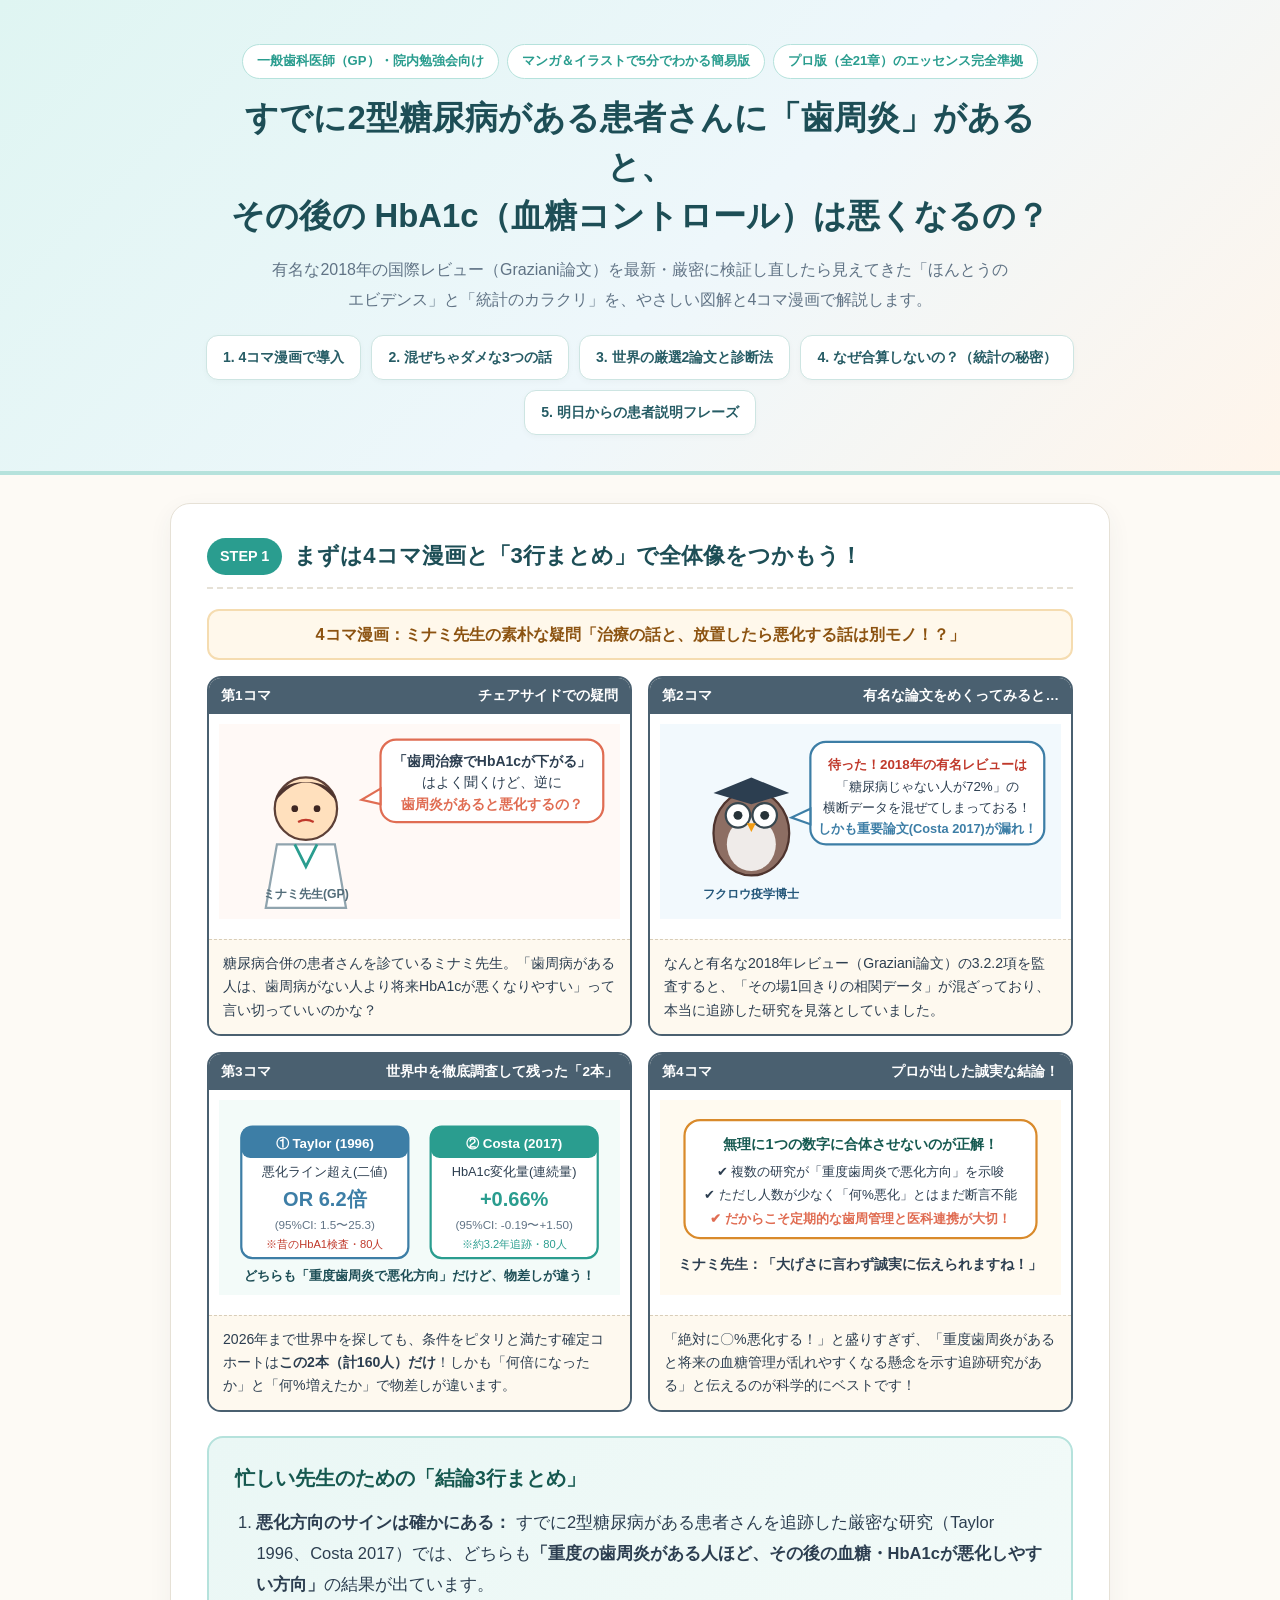
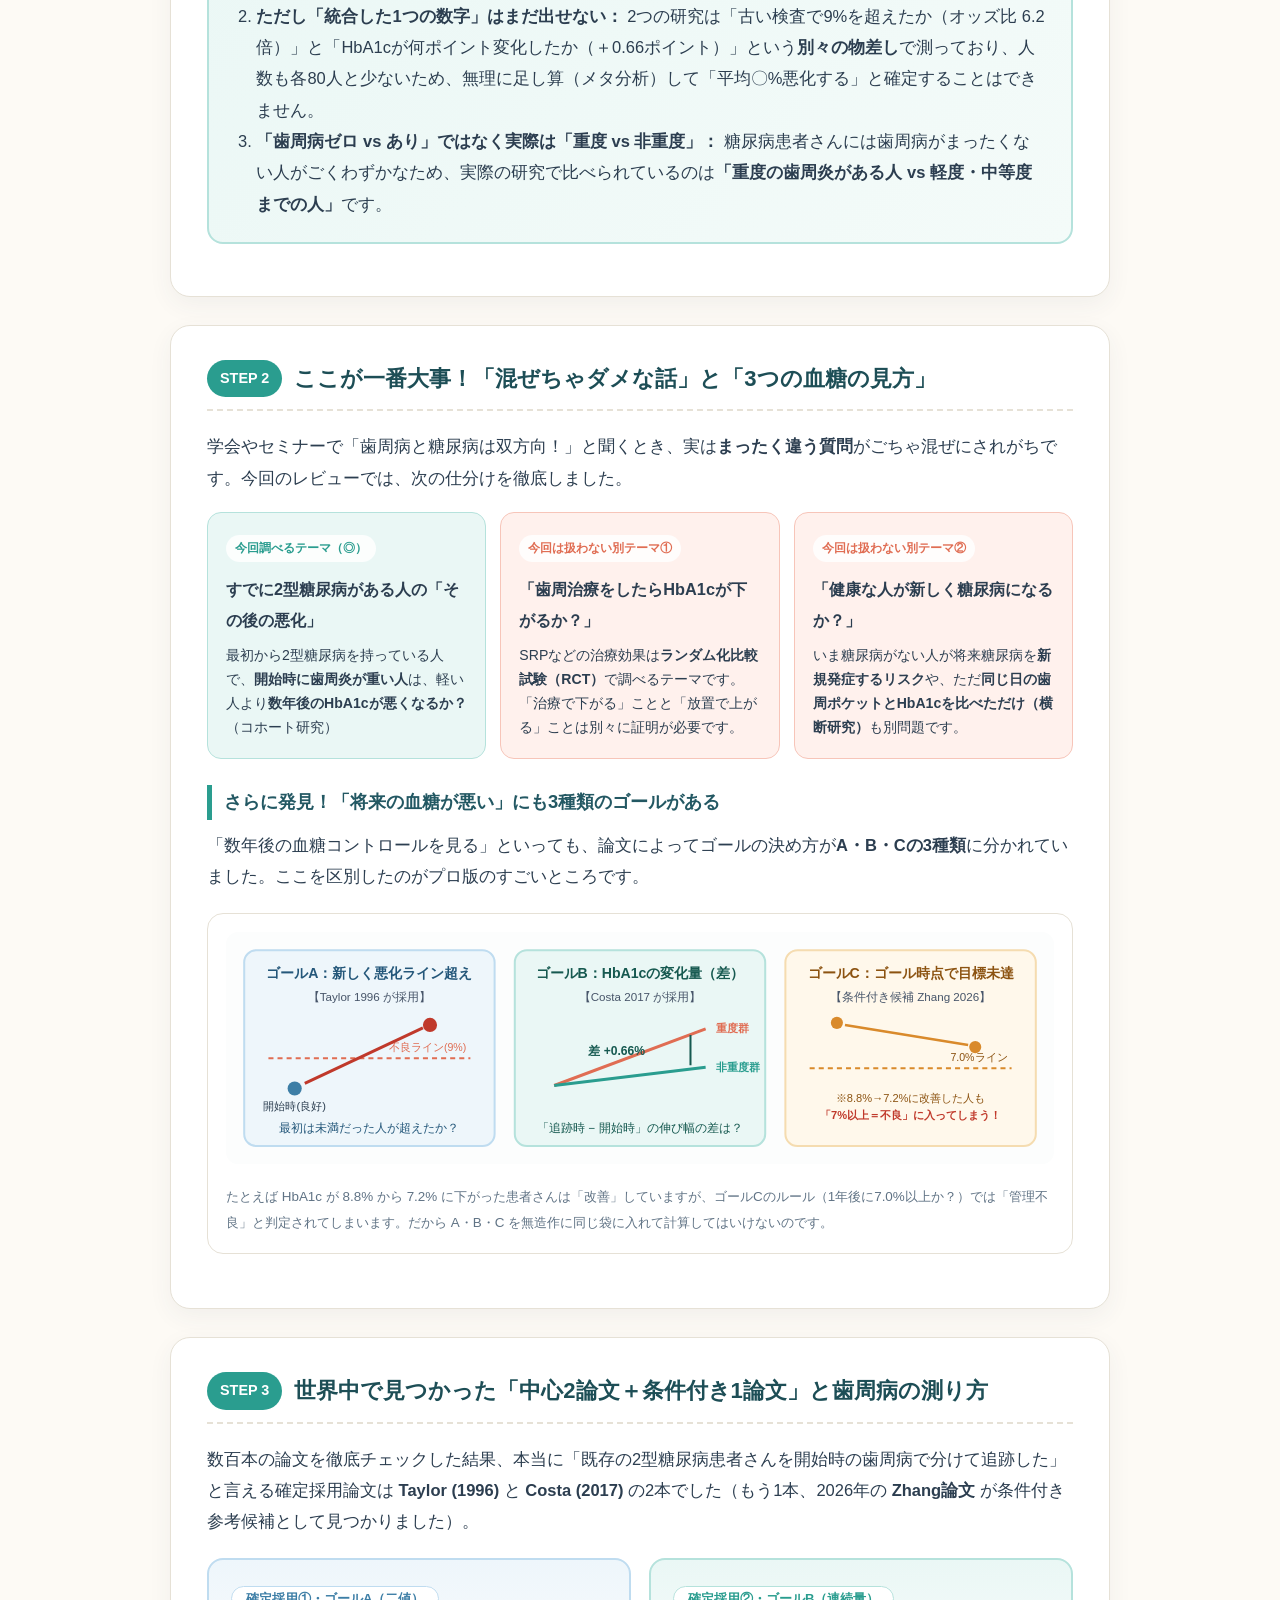
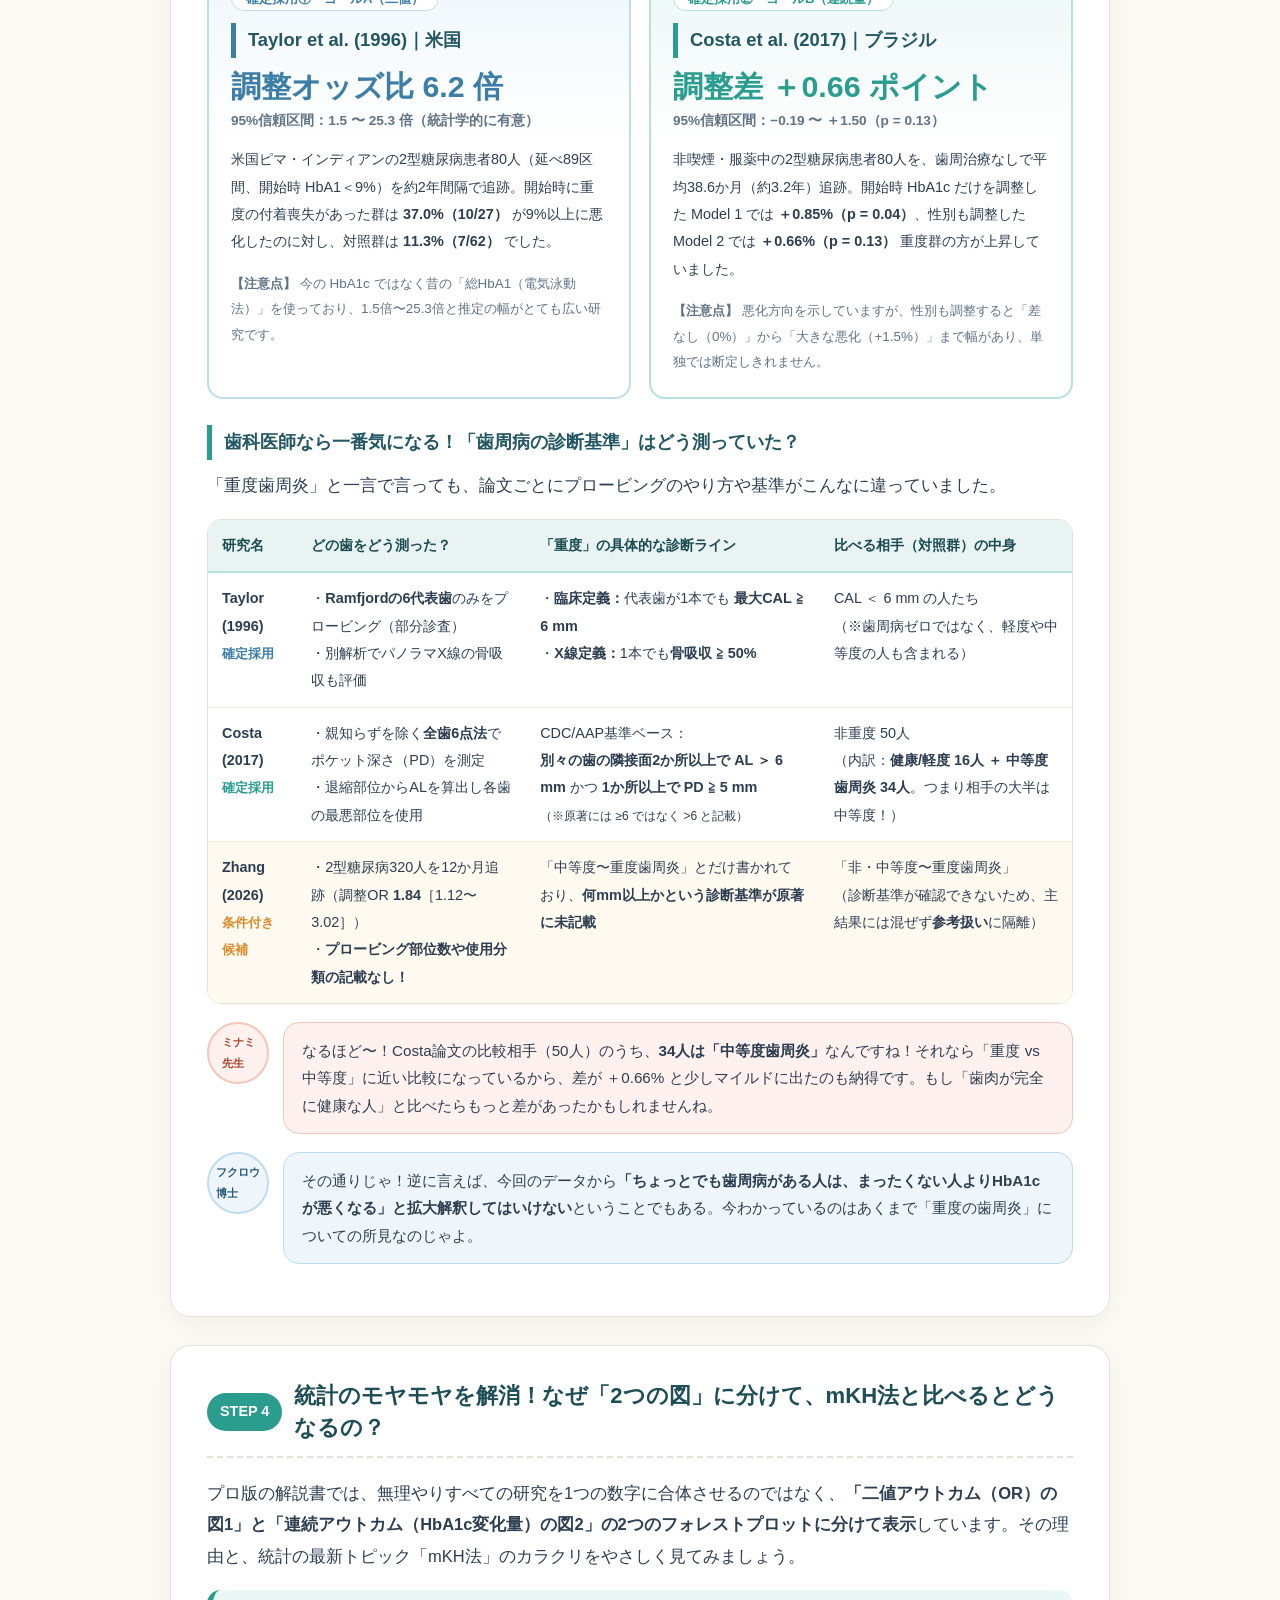
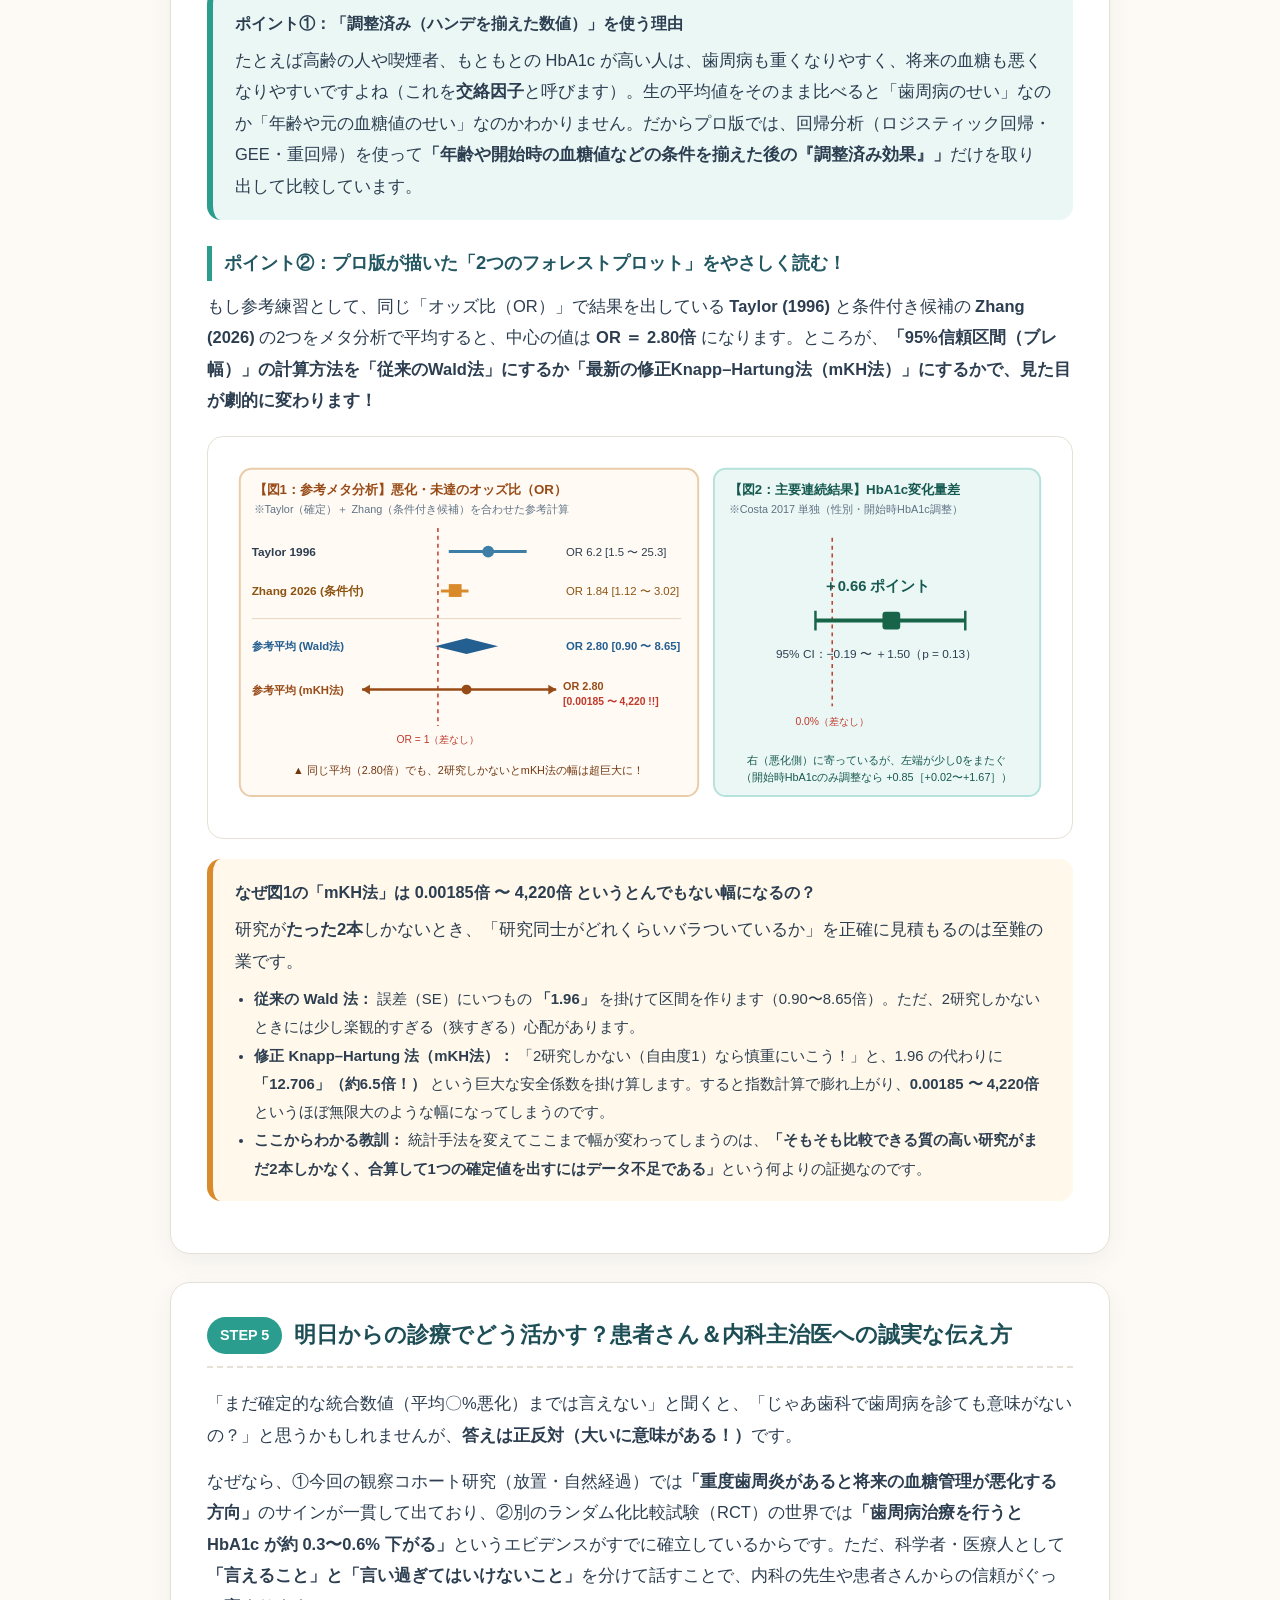
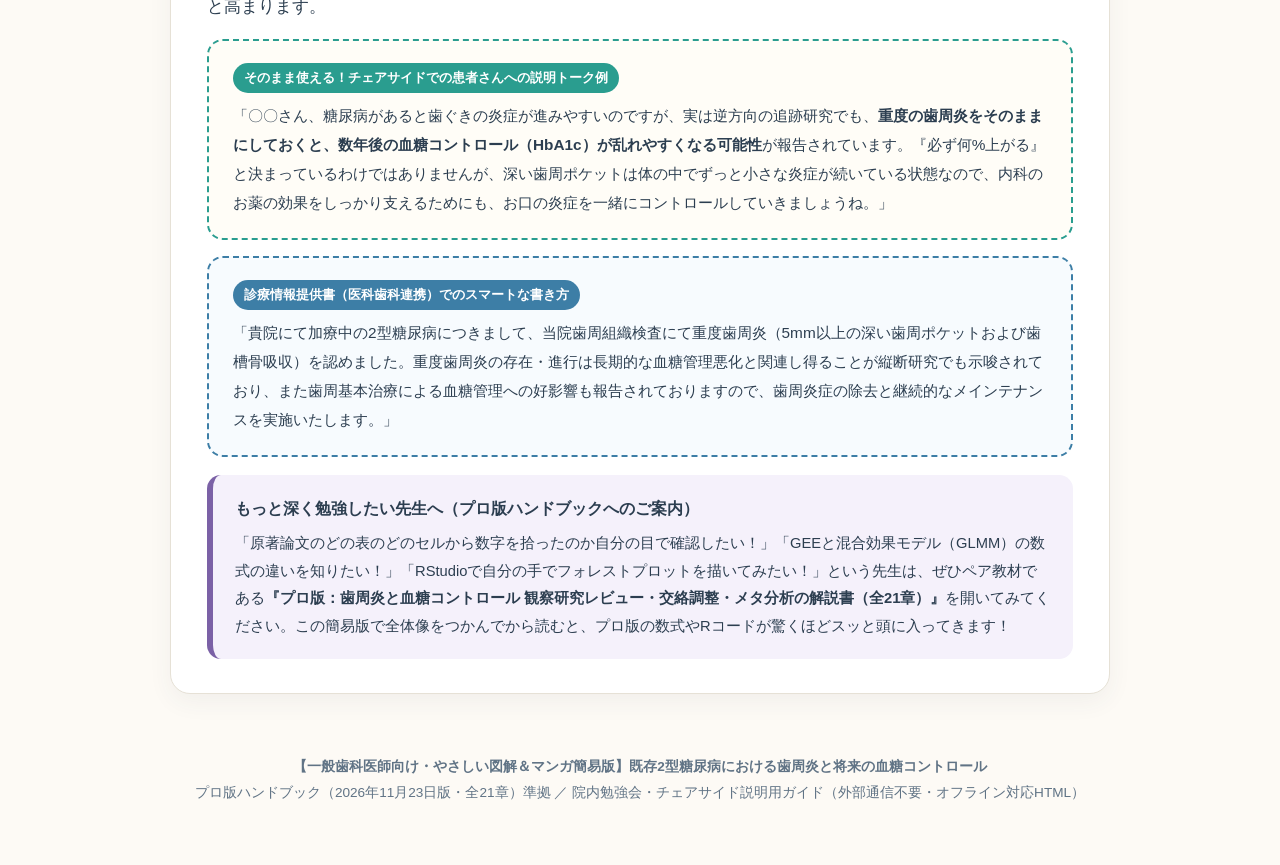
<file: articles/_!DOCTYPE html__20261123_162745.html>
<!DOCTYPE html>
<html lang="ja">
<head>
  <meta charset="UTF-8">
  <meta name="viewport" content="width=device-width, initial-scale=1.0">
  <title>【一般歯科医師向け・やさしい図解＆マンガ版】2型糖尿病の患者さんに歯周炎があると、将来のHbA1cは悪くなるの？</title>
  <style>
    :root {
      --bg: #fdfaf5;
      --paper: #ffffff;
      --ink: #2c3e50;
      --muted: #607385;
      --mint: #2a9d8f;
      --mint-pale: #eaf7f5;
      --mint-border: #b5e2dc;
      --coral: #e06d53;
      --coral-pale: #fff1ed;
      --coral-border: #f7c5b9;
      --sunny: #d98a2b;
      --sunny-pale: #fff8eb;
      --sunny-border: #f5dcb0;
      --sky: #3d7ea6;
      --sky-pale: #eef6fb;
      --sky-border: #bfdcf0;
      --lavender: #7b61a6;
      --lavender-pale: #f5f1fb;
      --line: #e6e1d6;
      --shadow: 0 8px 24px rgba(44, 62, 80, 0.06);
    }
    * { box-sizing: border-box; }
    html { scroll-behavior: smooth; }
    body {
      margin: 0;
      padding: 0;
      background-color: var(--bg);
      color: var(--ink);
      font-family: "Hiragino Maru Gothic ProN", "Rounded Mplus 1c", "Hiragino Kaku Gothic ProN", "Yu Gothic", "Meiryo", sans-serif;
      font-size: 16.5px;
      line-height: 1.9;
    }
    .wrap {
      max-width: 980px;
      margin: 0 auto;
      padding: 0 20px;
    }
    /* Header */
    header.hero {
      background: linear-gradient(135deg, #dff5f2 0%, #eef7fb 55%, #fff5eb 100%);
      border-bottom: 4px solid var(--mint-border);
      padding: 44px 20px 36px;
      text-align: center;
    }
    .pill-row {
      display: flex;
      justify-content: center;
      flex-wrap: wrap;
      gap: 8px;
      margin-bottom: 14px;
    }
    .pill {
      background: #ffffff;
      color: var(--mint);
      border: 1.5px solid var(--mint-border);
      border-radius: 999px;
      padding: 4px 14px;
      font-size: 0.82rem;
      font-weight: 700;
    }
    header.hero h1 {
      font-size: clamp(1.45rem, 3vw, 2.05rem);
      color: #1d4e56;
      line-height: 1.5;
      margin: 0 auto 14px;
      max-width: 840px;
    }
    header.hero p.lead {
      font-size: 1rem;
      color: var(--muted);
      max-width: 740px;
      margin: 0 auto 20px;
    }
    .quick-nav {
      display: flex;
      justify-content: center;
      flex-wrap: wrap;
      gap: 10px;
      margin-top: 16px;
    }
    .quick-nav a {
      background: #ffffff;
      color: #265c65;
      text-decoration: none;
      padding: 8px 16px;
      border-radius: 12px;
      font-size: 0.88rem;
      font-weight: 700;
      border: 1.5px solid #cde5e2;
      box-shadow: 0 2px 6px rgba(0,0,0,0.03);
      transition: transform 0.15s ease, background 0.15s ease;
    }
    .quick-nav a:hover {
      background: var(--mint);
      color: #ffffff;
      transform: translateY(-2px);
    }

    /* Section Cards */
    section.card {
      background: var(--paper);
      border: 1.5px solid var(--line);
      border-radius: 20px;
      padding: 34px 36px;
      margin: 28px 0;
      box-shadow: var(--shadow);
    }
    @media (max-width: 640px) {
      section.card { padding: 24px 18px; border-radius: 16px; }
    }
    .sec-head {
      display: flex;
      align-items: center;
      gap: 12px;
      margin-bottom: 20px;
      padding-bottom: 12px;
      border-bottom: 2.5px dashed var(--line);
    }
    .sec-badge {
      background: var(--mint);
      color: #ffffff;
      font-weight: 800;
      font-size: 0.9rem;
      padding: 5px 13px;
      border-radius: 999px;
      flex-shrink: 0;
    }
    .sec-head h2 {
      margin: 0;
      font-size: 1.38rem;
      color: #1d4e56;
      line-height: 1.45;
    }
    h3 {
      font-size: 1.15rem;
      color: #235863;
      margin: 26px 0 10px;
      padding-left: 12px;
      border-left: 5px solid var(--mint);
    }
    p { margin: 0 0 15px; }

    /* Summary Box */
    .answer-hero {
      background: linear-gradient(135deg, var(--mint-pale) 0%, #f4fbf9 100%);
      border: 2px solid var(--mint-border);
      border-radius: 16px;
      padding: 22px 26px;
      margin: 18px 0;
    }
    .answer-hero .big-ans {
      font-size: 1.22rem;
      font-weight: 800;
      color: #165950;
      margin-bottom: 10px;
      display: block;
    }

    /* Dialogue Bubbles */
    .chat-box {
      display: flex;
      gap: 14px;
      align-items: flex-start;
      margin: 18px 0;
    }
    .chat-box.right { flex-direction: row-reverse; }
    .avatar {
      width: 62px;
      height: 62px;
      border-radius: 50%;
      flex-shrink: 0;
      display: flex;
      flex-direction: column;
      align-items: center;
      justify-content: center;
      font-size: 0.7rem;
      font-weight: 800;
      border: 2px solid;
    }
    .avatar.dentist {
      background: var(--coral-pale);
      border-color: var(--coral-border);
      color: #a9442e;
    }
    .avatar.owl {
      background: var(--sky-pale);
      border-color: var(--sky-border);
      color: #24577a;
    }
    .bubble {
      background: #f8fafc;
      border: 1.5px solid #dce6ee;
      border-radius: 16px;
      padding: 14px 18px;
      font-size: 0.95rem;
      line-height: 1.8;
      flex: 1;
    }
    .chat-box.dentist-row .bubble {
      background: var(--coral-pale);
      border-color: var(--coral-border);
    }
    .chat-box.owl-row .bubble {
      background: var(--sky-pale);
      border-color: var(--sky-border);
    }

    /* 4-Panel Manga Grid */
    .manga-title {
      text-align: center;
      background: var(--sunny-pale);
      border: 2px solid var(--sunny-border);
      color: #8c5311;
      font-weight: 800;
      padding: 8px 16px;
      border-radius: 12px;
      margin-bottom: 16px;
      font-size: 1.02rem;
    }
    .manga-grid {
      display: grid;
      grid-template-columns: repeat(2, 1fr);
      gap: 16px;
      margin: 16px 0 24px;
    }
    @media (max-width: 720px) {
      .manga-grid { grid-template-columns: 1fr; }
    }
    .manga-panel {
      background: #fffdf9;
      border: 2.5px solid #4a6070;
      border-radius: 14px;
      overflow: hidden;
      display: flex;
      flex-direction: column;
    }
    .manga-panel-head {
      background: #4a6070;
      color: #ffffff;
      padding: 5px 12px;
      font-size: 0.85rem;
      font-weight: 800;
      display: flex;
      justify-content: space-between;
    }
    .manga-svg-wrap {
      padding: 10px;
      background: #ffffff;
      text-align: center;
    }
    .manga-caption {
      padding: 12px 14px;
      background: #fef9ef;
      border-top: 1.5px dashed #d8cdb8;
      font-size: 0.88rem;
      line-height: 1.65;
      flex: 1;
    }

    /* 3 Cards Grid */
    .three-cards {
      display: grid;
      grid-template-columns: repeat(3, 1fr);
      gap: 14px;
      margin: 18px 0;
    }
    @media (max-width: 760px) {
      .three-cards { grid-template-columns: 1fr; }
    }
    .mini-card {
      border-radius: 14px;
      padding: 18px;
      border: 1.5px solid;
    }
    .mini-card.ok { background: var(--mint-pale); border-color: var(--mint-border); }
    .mini-card.ng { background: var(--coral-pale); border-color: var(--coral-border); }
    .mini-card.sub { background: var(--sunny-pale); border-color: var(--sunny-border); }
    .mini-card .mc-tag {
      display: inline-block;
      font-size: 0.76rem;
      font-weight: 800;
      padding: 2px 9px;
      border-radius: 999px;
      margin-bottom: 8px;
      background: rgba(255,255,255,0.85);
    }
    .mini-card h4 { margin: 4px 0 8px; font-size: 1.02rem; }
    .mini-card p { margin: 0; font-size: 0.88rem; line-height: 1.7; }

    /* Two Study Cards */
    .study-grid {
      display: grid;
      grid-template-columns: repeat(2, 1fr);
      gap: 18px;
      margin: 20px 0;
    }
    @media (max-width: 740px) {
      .study-grid { grid-template-columns: 1fr; }
    }
    .study-card {
      border-radius: 16px;
      padding: 22px;
      border: 2px solid;
      background: #ffffff;
    }
    .study-card.taylor { border-color: var(--sky-border); background: linear-gradient(180deg, var(--sky-pale) 0%, #fff 42%); }
    .study-card.costa { border-color: var(--mint-border); background: linear-gradient(180deg, var(--mint-pale) 0%, #fff 42%); }
    .study-num {
      font-size: 1.9rem;
      font-weight: 900;
      line-height: 1.2;
      margin: 10px 0 4px;
    }
    .study-card.taylor .study-num { color: var(--sky); }
    .study-card.costa .study-num { color: var(--mint); }
    .ci-note {
      font-size: 0.85rem;
      font-weight: 700;
      color: var(--muted);
      margin-bottom: 12px;
    }

    /* Friendly Table */
    .table-wrap {
      overflow-x: auto;
      margin: 18px 0;
      border-radius: 14px;
      border: 1.5px solid var(--line);
    }
    table {
      width: 100%;
      border-collapse: collapse;
      font-size: 0.9rem;
      background: #ffffff;
    }
    th {
      background: #e9f4f2;
      color: #1c4b52;
      padding: 12px 14px;
      text-align: left;
      font-weight: 800;
      border-bottom: 2px solid var(--mint-border);
    }
    td {
      padding: 12px 14px;
      border-bottom: 1px solid #eeeae0;
      vertical-align: top;
    }
    tr:last-child td { border-bottom: none; }

    /* Callouts */
    .soft-box {
      border-radius: 14px;
      padding: 18px 22px;
      margin: 18px 0;
      border-left: 6px solid;
    }
    .soft-box.sunny { background: var(--sunny-pale); border-color: var(--sunny); }
    .soft-box.lavender { background: var(--lavender-pale); border-color: var(--lavender); }
    .soft-box.mint { background: var(--mint-pale); border-color: var(--mint); }
    .soft-box strong.title {
      display: block;
      font-size: 1.02rem;
      margin-bottom: 6px;
    }

    /* SVG Illustration Box */
    .fig-box {
      background: #ffffff;
      border: 1.5px solid var(--line);
      border-radius: 16px;
      padding: 18px;
      margin: 20px 0;
      text-align: center;
    }
    .fig-box svg {
      max-width: 100%;
      height: auto;
    }
    .fig-cap {
      font-size: 0.84rem;
      color: var(--muted);
      margin-top: 10px;
      text-align: left;
    }

    /* Chairside Script Box */
    .script-card {
      background: #fffdf7;
      border: 2px dashed var(--mint);
      border-radius: 16px;
      padding: 20px 24px;
      margin: 16px 0;
    }
    .script-card .label {
      display: inline-block;
      background: var(--mint);
      color: #fff;
      font-size: 0.8rem;
      font-weight: 800;
      padding: 3px 11px;
      border-radius: 999px;
      margin-bottom: 8px;
    }

    footer {
      text-align: center;
      padding: 32px 20px 44px;
      color: var(--muted);
      font-size: 0.85rem;
    }

    @media print {
      body { background: #fff; font-size: 10.5pt; }
      .quick-nav { display: none; }
      section.card { box-shadow: none; border: 1px solid #ccc; break-inside: avoid; }
    }
  </style>
</head>
<body>

<header class="hero">
  <div class="wrap">
    <div class="pill-row">
      <span class="pill">一般歯科医師（GP）・院内勉強会向け</span>
      <span class="pill">マンガ＆イラストで5分でわかる簡易版</span>
      <span class="pill">プロ版（全21章）のエッセンス完全準拠</span>
    </div>
    <h1>すでに2型糖尿病がある患者さんに「歯周炎」があると、<br>その後の HbA1c（血糖コントロール）は悪くなるの？</h1>
    <p class="lead">有名な2018年の国際レビュー（Graziani論文）を最新・厳密に検証し直したら見えてきた「ほんとうのエビデンス」と「統計のカラクリ」を、やさしい図解と4コマ漫画で解説します。</p>
    <nav class="quick-nav" aria-label="ページ内メニュー">
      <a href="#manga">1. 4コマ漫画で導入</a>
      <a href="#question">2. 混ぜちゃダメな3つの話</a>
      <a href="#studies">3. 世界の厳選2論文と診断法</a>
      <a href="#stats">4. なぜ合算しないの？（統計の秘密）</a>
      <a href="#clinic">5. 明日からの患者説明フレーズ</a>
    </nav>
  </div>
</header>

<main class="wrap">

  <!-- SECTION 1: 4コマ漫画 ＆ 結論 -->
  <section id="manga" class="card">
    <div class="sec-head">
      <span class="sec-badge">STEP 1</span>
      <h2>まずは4コマ漫画と「3行まとめ」で全体像をつかもう！</h2>
    </div>

    <div class="manga-title">4コマ漫画：ミナミ先生の素朴な疑問「治療の話と、放置したら悪化する話は別モノ！？」</div>

    <div class="manga-grid">
      <!-- Panel 1 -->
      <div class="manga-panel">
        <div class="manga-panel-head"><span>第1コマ</span><span>チェアサイドでの疑問</span></div>
        <div class="manga-svg-wrap">
          <svg viewBox="0 0 360 175" xmlns="http://www.w3.org/2000/svg" role="img" aria-label="第1コマ：チェアサイドで悩むミナミ先生">
            <rect width="360" height="175" fill="#fff9f6"/>
            <!-- Speech bubble -->
            <rect x="145" y="14" width="200" height="74" rx="14" fill="#ffffff" stroke="#e06d53" stroke-width="2"/>
            <polygon points="145,58 128,68 145,72" fill="#ffffff" stroke="#e06d53" stroke-width="2"/>
            <text x="245" y="38" font-size="12.5" font-weight="bold" fill="#2c3e50" text-anchor="middle">「歯周治療でHbA1cが下がる」</text>
            <text x="245" y="57" font-size="12.5" fill="#2c3e50" text-anchor="middle">はよく聞くけど、逆に</text>
            <text x="245" y="76" font-size="12.5" font-weight="bold" fill="#e06d53" text-anchor="middle">歯周炎があると悪化するの？</text>
            <!-- Dentist illustration -->
            <circle cx="78" cy="76" r="28" fill="#ffe0bd" stroke="#5d4037" stroke-width="2"/>
            <path d="M50,70 Q78,35 106,70 Q102,52 78,52 Q54,52 50,70 Z" fill="#4e342e"/>
            <circle cx="68" cy="76" r="3" fill="#3e2723"/>
            <circle cx="88" cy="76" r="3" fill="#3e2723"/>
            <path d="M71,88 Q78,84 85,88" fill="none" stroke="#c0392b" stroke-width="2"/>
            <path d="M42,165 L52,108 L104,108 L114,165 Z" fill="#ffffff" stroke="#90a4ae" stroke-width="2"/>
            <path d="M68,108 L78,128 L88,108" fill="none" stroke="#2a9d8f" stroke-width="2.5"/>
            <text x="78" y="156" font-size="11" font-weight="bold" fill="#546e7a" text-anchor="middle">ミナミ先生(GP)</text>
          </svg>
        </div>
        <div class="manga-caption">糖尿病合併の患者さんを診ているミナミ先生。「歯周病がある人は、歯周病がない人より将来HbA1cが悪くなりやすい」って言い切っていいのかな？</div>
      </div>

      <!-- Panel 2 -->
      <div class="manga-panel">
        <div class="manga-panel-head"><span>第2コマ</span><span>有名な論文をめくってみると…</span></div>
        <div class="manga-svg-wrap">
          <svg viewBox="0 0 360 175" xmlns="http://www.w3.org/2000/svg" role="img" aria-label="第2コマ：フクロウ博士の登場と元論文の落とし穴">
            <rect width="360" height="175" fill="#f2f9fd"/>
            <!-- Owl Doctor -->
            <ellipse cx="82" cy="98" rx="34" ry="38" fill="#8d6e63" stroke="#4e342e" stroke-width="2"/>
            <ellipse cx="82" cy="108" rx="22" ry="24" fill="#efebe9"/>
            <circle cx="70" cy="82" r="11" fill="#ffffff" stroke="#37474f" stroke-width="2"/>
            <circle cx="94" cy="82" r="11" fill="#ffffff" stroke="#37474f" stroke-width="2"/>
            <circle cx="70" cy="82" r="4" fill="#263238"/>
            <circle cx="94" cy="82" r="4" fill="#263238"/>
            <polygon points="78,89 86,89 82,97" fill="#f39c12"/>
            <!-- Mortarboard cap -->
            <polygon points="48,62 82,48 116,62 82,72" fill="#2c3e50"/>
            <text x="82" y="156" font-size="11" font-weight="bold" fill="#24577a" text-anchor="middle">フクロウ疫学博士</text>
            <!-- Speech bubble -->
            <rect x="135" y="16" width="210" height="92" rx="14" fill="#ffffff" stroke="#3d7ea6" stroke-width="2"/>
            <polygon points="135,76 118,84 135,90" fill="#ffffff" stroke="#3d7ea6" stroke-width="2"/>
            <text x="240" y="40" font-size="12" font-weight="bold" fill="#c0392b" text-anchor="middle">待った！2018年の有名レビューは</text>
            <text x="240" y="60" font-size="12" fill="#2c3e50" text-anchor="middle">「糖尿病じゃない人が72%」の</text>
            <text x="240" y="79" font-size="12" fill="#2c3e50" text-anchor="middle">横断データを混ぜてしまっておる！</text>
            <text x="240" y="98" font-size="11.5" font-weight="bold" fill="#3d7ea6" text-anchor="middle">しかも重要論文(Costa 2017)が漏れ！</text>
          </svg>
        </div>
        <div class="manga-caption">なんと有名な2018年レビュー（Graziani論文）の3.2.2項を監査すると、「その場1回きりの相関データ」が混ざっており、本当に追跡した研究を見落としていました。</div>
      </div>

      <!-- Panel 3 -->
      <div class="manga-panel">
        <div class="manga-panel-head"><span>第3コマ</span><span>世界中を徹底調査して残った「2本」</span></div>
        <div class="manga-svg-wrap">
          <svg viewBox="0 0 360 175" xmlns="http://www.w3.org/2000/svg" role="img" aria-label="第3コマ：厳密に残った2つの研究">
            <rect width="360" height="175" fill="#f3fbf9"/>
            <!-- Card A -->
            <rect x="20" y="24" width="150" height="118" rx="10" fill="#ffffff" stroke="#3d7ea6" stroke-width="2"/>
            <rect x="20" y="24" width="150" height="28" rx="8" fill="#3d7ea6"/>
            <text x="95" y="43" font-size="12" font-weight="bold" fill="#ffffff" text-anchor="middle">① Taylor (1996)</text>
            <text x="95" y="68" font-size="11.5" fill="#2c3e50" text-anchor="middle">悪化ライン超え(二値)</text>
            <text x="95" y="95" font-size="18" font-weight="bold" fill="#3d7ea6" text-anchor="middle">OR 6.2倍</text>
            <text x="95" y="116" font-size="10.5" fill="#607385" text-anchor="middle">(95%CI: 1.5〜25.3)</text>
            <text x="95" y="133" font-size="10" fill="#c0392b" text-anchor="middle">※昔のHbA1検査・80人</text>
            <!-- Card B -->
            <rect x="190" y="24" width="150" height="118" rx="10" fill="#ffffff" stroke="#2a9d8f" stroke-width="2"/>
            <rect x="190" y="24" width="150" height="28" rx="8" fill="#2a9d8f"/>
            <text x="265" y="43" font-size="12" font-weight="bold" fill="#ffffff" text-anchor="middle">② Costa (2017)</text>
            <text x="265" y="68" font-size="11.5" fill="#2c3e50" text-anchor="middle">HbA1c変化量(連続量)</text>
            <text x="265" y="95" font-size="18" font-weight="bold" fill="#2a9d8f" text-anchor="middle">+0.66%</text>
            <text x="265" y="116" font-size="10.5" fill="#607385" text-anchor="middle">(95%CI: -0.19〜+1.50)</text>
            <text x="265" y="133" font-size="10" fill="#2a9d8f" text-anchor="middle">※約3.2年追跡・80人</text>
            <text x="180" y="162" font-size="11.5" font-weight="bold" fill="#1d4e56" text-anchor="middle">どちらも「重度歯周炎で悪化方向」だけど、物差しが違う！</text>
          </svg>
        </div>
        <div class="manga-caption">2026年まで世界中を探しても、条件をピタリと満たす確定コホートは<strong>この2本（計160人）だけ</strong>！しかも「何倍になったか」と「何%増えたか」で物差しが違います。</div>
      </div>

      <!-- Panel 4 -->
      <div class="manga-panel">
        <div class="manga-panel-head"><span>第4コマ</span><span>プロが出した誠実な結論！</span></div>
        <div class="manga-svg-wrap">
          <svg viewBox="0 0 360 175" xmlns="http://www.w3.org/2000/svg" role="img" aria-label="第4コマ：納得するミナミ先生とフクロウ博士">
            <rect width="360" height="175" fill="#fffaf0"/>
            <rect x="22" y="18" width="316" height="106" rx="14" fill="#ffffff" stroke="#d98a2b" stroke-width="2"/>
            <text x="180" y="44" font-size="13" font-weight="bold" fill="#165950" text-anchor="middle">無理に1つの数字に合体させないのが正解！</text>
            <text x="180" y="68" font-size="12" fill="#2c3e50" text-anchor="middle">✔ 複数の研究が「重度歯周炎で悪化方向」を示唆</text>
            <text x="180" y="89" font-size="12" fill="#2c3e50" text-anchor="middle">✔ ただし人数が少なく「何%悪化」とはまだ断言不能</text>
            <text x="180" y="110" font-size="12" font-weight="bold" fill="#e06d53" text-anchor="middle">✔ だからこそ定期的な歯周管理と医科連携が大切！</text>
            <text x="180" y="152" font-size="12.5" font-weight="bold" fill="#2c3e50" text-anchor="middle">ミナミ先生：「大げさに言わず誠実に伝えられますね！」</text>
          </svg>
        </div>
        <div class="manga-caption">「絶対に〇%悪化する！」と盛りすぎず、「重度歯周炎があると将来の血糖管理が乱れやすくなる懸念を示す追跡研究がある」と伝えるのが科学的にベストです！</div>
      </div>
    </div>

    <div class="answer-hero">
      <span class="big-ans">忙しい先生のための「結論3行まとめ」</span>
      <ol style="margin:0; padding-left:1.3em;">
        <li><strong>悪化方向のサインは確かにある：</strong> すでに2型糖尿病がある患者さんを追跡した厳密な研究（Taylor 1996、Costa 2017）では、どちらも<strong>「重度の歯周炎がある人ほど、その後の血糖・HbA1cが悪化しやすい方向」</strong>の結果が出ています。</li>
        <li><strong>ただし「統合した1つの数字」はまだ出せない：</strong> 2つの研究は「古い検査で9%を超えたか（オッズ比 6.2倍）」と「HbA1cが何ポイント変化したか（＋0.66ポイント）」という<strong>別々の物差し</strong>で測っており、人数も各80人と少ないため、無理に足し算（メタ分析）して「平均〇%悪化する」と確定することはできません。</li>
        <li><strong>「歯周病ゼロ vs あり」ではなく実際は「重度 vs 非重度」：</strong> 糖尿病患者さんには歯周病がまったくない人がごくわずかなため、実際の研究で比べられているのは<strong>「重度の歯周炎がある人 vs 軽度・中等度までの人」</strong>です。</li>
      </ol>
    </div>
  </section>

  <!-- SECTION 2: 混ぜちゃダメな話と3つのアウトカム -->
  <section id="question" class="card">
    <div class="sec-head">
      <span class="sec-badge">STEP 2</span>
      <h2>ここが一番大事！「混ぜちゃダメな話」と「3つの血糖の見方」</h2>
    </div>

    <p>学会やセミナーで「歯周病と糖尿病は双方向！」と聞くとき、実は<strong>まったく違う質問</strong>がごちゃ混ぜにされがちです。今回のレビューでは、次の仕分けを徹底しました。</p>

    <div class="three-cards">
      <div class="mini-card ok">
        <span class="mc-tag" style="color:var(--mint);">今回調べるテーマ（◎）</span>
        <h4>すでに2型糖尿病がある人の「その後の悪化」</h4>
        <p>最初から2型糖尿病を持っている人で、<strong>開始時に歯周炎が重い人</strong>は、軽い人より<strong>数年後のHbA1cが悪くなるか？</strong>（コホート研究）</p>
      </div>
      <div class="mini-card ng">
        <span class="mc-tag" style="color:var(--coral);">今回は扱わない別テーマ①</span>
        <h4>「歯周治療をしたらHbA1cが下がるか？」</h4>
        <p>SRPなどの治療効果は<strong>ランダム化比較試験（RCT）</strong>で調べるテーマです。「治療で下がる」ことと「放置で上がる」ことは別々に証明が必要です。</p>
      </div>
      <div class="mini-card ng">
        <span class="mc-tag" style="color:var(--coral);">今回は扱わない別テーマ②</span>
        <h4>「健康な人が新しく糖尿病になるか？」</h4>
        <p>いま糖尿病がない人が将来糖尿病を<strong>新規発症するリスク</strong>や、ただ<strong>同じ日の歯周ポケットとHbA1cを比べただけ（横断研究）</strong>も別問題です。</p>
      </div>
    </div>

    <h3>さらに発見！「将来の血糖が悪い」にも3種類のゴールがある</h3>
    <p>「数年後の血糖コントロールを見る」といっても、論文によってゴールの決め方が<strong>A・B・Cの3種類</strong>に分かれていました。ここを区別したのがプロ版のすごいところです。</p>

    <div class="fig-box">
      <svg viewBox="0 0 820 230" xmlns="http://www.w3.org/2000/svg" role="img" aria-label="3つの血糖アウトカムの違いイラスト">
        <rect width="820" height="230" rx="12" fill="#fcfdfd"/>
        <!-- Box A -->
        <rect x="18" y="18" width="248" height="194" rx="12" fill="#eef6fb" stroke="#bfdcf0" stroke-width="2"/>
        <text x="142" y="46" font-size="14" font-weight="bold" fill="#24577a" text-anchor="middle">ゴールA：新しく悪化ライン超え</text>
        <text x="142" y="68" font-size="11.5" fill="#475569" text-anchor="middle">【Taylor 1996 が採用】</text>
        <line x1="42" y1="125" x2="242" y2="125" stroke="#e06d53" stroke-width="2" stroke-dasharray="5,4"/>
        <text x="238" y="118" font-size="10.5" fill="#e06d53" text-anchor="end">不良ライン(9%)</text>
        <circle cx="68" cy="155" r="7" fill="#3d7ea6"/>
        <text x="68" y="176" font-size="11" fill="#2c3e50" text-anchor="middle">開始時(良好)</text>
        <path d="M78,150 L195,95" stroke="#c0392b" stroke-width="3" fill="none"/>
        <circle cx="202" cy="92" r="7" fill="#c0392b"/>
        <text x="142" y="198" font-size="11.5" fill="#24577a" text-anchor="middle">最初は未満だった人が超えたか？</text>

        <!-- Box B -->
        <rect x="286" y="18" width="248" height="194" rx="12" fill="#eaf7f5" stroke="#b5e2dc" stroke-width="2"/>
        <text x="410" y="46" font-size="14" font-weight="bold" fill="#165950" text-anchor="middle">ゴールB：HbA1cの変化量（差）</text>
        <text x="410" y="68" font-size="11.5" fill="#475569" text-anchor="middle">【Costa 2017 が採用】</text>
        <path d="M325,152 L475,96" stroke="#e06d53" stroke-width="3"/>
        <text x="485" y="99" font-size="11" font-weight="bold" fill="#e06d53">重度群</text>
        <path d="M325,152 L475,134" stroke="#2a9d8f" stroke-width="3"/>
        <text x="485" y="138" font-size="11" font-weight="bold" fill="#2a9d8f">非重度群</text>
        <line x1="460" y1="102" x2="460" y2="132" stroke="#165950" stroke-width="2"/>
        <text x="415" y="122" font-size="12" font-weight="bold" fill="#165950" text-anchor="end">差 +0.66%</text>
        <text x="410" y="198" font-size="11.5" fill="#165950" text-anchor="middle">「追跡時 − 開始時」の伸び幅の差は？</text>

        <!-- Box C -->
        <rect x="554" y="18" width="248" height="194" rx="12" fill="#fff8eb" stroke="#f5dcb0" stroke-width="2"/>
        <text x="678" y="46" font-size="14" font-weight="bold" fill="#8c5311" text-anchor="middle">ゴールC：ゴール時点で目標未達</text>
        <text x="678" y="68" font-size="11.5" fill="#475569" text-anchor="middle">【条件付き候補 Zhang 2026】</text>
        <line x1="578" y1="135" x2="778" y2="135" stroke="#d98a2b" stroke-width="2" stroke-dasharray="5,4"/>
        <text x="774" y="128" font-size="10.5" fill="#8c5311" text-anchor="end">7.0%ライン</text>
        <circle cx="605" cy="90" r="6" fill="#d98a2b"/>
        <path d="M613,92 L735,112" stroke="#d98a2b" stroke-width="2.5"/>
        <circle cx="742" cy="114" r="6" fill="#d98a2b"/>
        <text x="678" y="168" font-size="11" fill="#8c5311" text-anchor="middle">※8.8%→7.2%に改善した人も</text>
        <text x="678" y="185" font-size="11" font-weight="bold" fill="#c0392b" text-anchor="middle">「7%以上＝不良」に入ってしまう！</text>
      </svg>
      <div class="fig-cap">たとえば HbA1c が 8.8% から 7.2% に下がった患者さんは「改善」していますが、ゴールCのルール（1年後に7.0%以上か？）では「管理不良」と判定されてしまいます。だから A・B・C を無造作に同じ袋に入れて計算してはいけないのです。</div>
    </div>
  </section>

  <!-- SECTION 3: 厳選された研究と歯周病の診断法 -->
  <section id="studies" class="card">
    <div class="sec-head">
      <span class="sec-badge">STEP 3</span>
      <h2>世界中で見つかった「中心2論文＋条件付き1論文」と歯周病の測り方</h2>
    </div>

    <p>数百本の論文を徹底チェックした結果、本当に「既存の2型糖尿病患者さんを開始時の歯周病で分けて追跡した」と言える確定採用論文は <strong>Taylor (1996)</strong> と <strong>Costa (2017)</strong> の2本でした（もう1本、2026年の <strong>Zhang論文</strong> が条件付き参考候補として見つかりました）。</p>

    <div class="study-grid">
      <div class="study-card taylor">
        <span class="pill" style="border-color:var(--sky-border); color:var(--sky);">確定採用①・ゴールA（二値）</span>
        <h3 style="border-color:var(--sky); margin-top:10px;">Taylor et al. (1996)｜米国</h3>
        <div class="study-num">調整オッズ比 6.2 倍</div>
        <div class="ci-note">95%信頼区間：1.5 〜 25.3 倍（統計学的に有意）</div>
        <p style="font-size:0.9rem;">米国ピマ・インディアンの2型糖尿病患者80人（延べ89区間、開始時 HbA1＜9%）を約2年間隔で追跡。開始時に重度の付着喪失があった群は <strong>37.0%（10/27）</strong> が9%以上に悪化したのに対し、対照群は <strong>11.3%（7/62）</strong> でした。</p>
        <p style="font-size:0.84rem; color:var(--muted); margin-bottom:0;"><strong>【注意点】</strong> 今の HbA1c ではなく昔の「総HbA1（電気泳動法）」を使っており、1.5倍〜25.3倍と推定の幅がとても広い研究です。</p>
      </div>

      <div class="study-card costa">
        <span class="pill">確定採用②・ゴールB（連続量）</span>
        <h3 style="margin-top:10px;">Costa et al. (2017)｜ブラジル</h3>
        <div class="study-num">調整差 ＋0.66 ポイント</div>
        <div class="ci-note">95%信頼区間：−0.19 〜 ＋1.50（p = 0.13）</div>
        <p style="font-size:0.9rem;">非喫煙・服薬中の2型糖尿病患者80人を、歯周治療なしで平均38.6か月（約3.2年）追跡。開始時 HbA1c だけを調整した Model 1 では <strong>＋0.85%（p = 0.04）</strong>、性別も調整した Model 2 では <strong>＋0.66%（p = 0.13）</strong> 重度群の方が上昇していました。</p>
        <p style="font-size:0.84rem; color:var(--muted); margin-bottom:0;"><strong>【注意点】</strong> 悪化方向を示していますが、性別も調整すると「差なし（0%）」から「大きな悪化（+1.5%）」まで幅があり、単独では断定しきれません。</p>
      </div>
    </div>

    <h3>歯科医師なら一番気になる！「歯周病の診断基準」はどう測っていた？</h3>
    <p>「重度歯周炎」と一言で言っても、論文ごとにプロービングのやり方や基準がこんなに違っていました。</p>

    <div class="table-wrap">
      <table>
        <thead>
          <tr>
            <th>研究名</th>
            <th>どの歯をどう測った？</th>
            <th>「重度」の具体的な診断ライン</th>
            <th>比べる相手（対照群）の中身</th>
          </tr>
        </thead>
        <tbody>
          <tr>
            <td><strong>Taylor (1996)</strong><br><span style="color:var(--sky); font-size:0.8rem; font-weight:bold;">確定採用</span></td>
            <td>・<strong>Ramfjordの6代表歯</strong>のみをプロービング（部分診査）<br>・別解析でパノラマX線の骨吸収も評価</td>
            <td>・<strong>臨床定義：</strong>代表歯が1本でも <strong>最大CAL ≧ 6 mm</strong><br>・<strong>X線定義：</strong>1本でも<strong>骨吸収 ≧ 50%</strong></td>
            <td>CAL ＜ 6 mm の人たち<br>（※歯周病ゼロではなく、軽度や中等度の人も含まれる）</td>
          </tr>
          <tr>
            <td><strong>Costa (2017)</strong><br><span style="color:var(--mint); font-size:0.8rem; font-weight:bold;">確定採用</span></td>
            <td>・親知らずを除く<strong>全歯6点法</strong>でポケット深さ（PD）を測定<br>・退縮部位からALを算出し各歯の最悪部位を使用</td>
            <td>CDC/AAP基準ベース：<br><strong>別々の歯の隣接面2か所以上で AL ＞ 6 mm</strong> かつ <strong>1か所以上で PD ≧ 5 mm</strong><br><small>（※原著には ≥6 ではなく &gt;6 と記載）</small></td>
            <td>非重度 50人<br>（内訳：<strong>健康/軽度 16人 ＋ 中等度歯周炎 34人</strong>。つまり相手の大半は中等度！）</td>
          </tr>
          <tr style="background:#fffaf0;">
            <td><strong>Zhang (2026)</strong><br><span style="color:var(--sunny); font-size:0.8rem; font-weight:bold;">条件付き候補</span></td>
            <td>・2型糖尿病320人を12か月追跡（調整OR <strong>1.84</strong>［1.12〜3.02］）<br>・<strong>プロービング部位数や使用分類の記載なし！</strong></td>
            <td>「中等度〜重度歯周炎」とだけ書かれており、<strong>何mm以上かという診断基準が原著に未記載</strong></td>
            <td>「非・中等度〜重度歯周炎」<br>（診断基準が確認できないため、主結果には混ぜず<strong>参考扱い</strong>に隔離）</td>
          </tr>
        </tbody>
      </table>
    </div>

    <div class="chat-box dentist-row">
      <div class="avatar dentist">ミナミ<br>先生</div>
      <div class="bubble">なるほど〜！Costa論文の比較相手（50人）のうち、<strong>34人は「中等度歯周炎」</strong>なんですね！それなら「重度 vs 中等度」に近い比較になっているから、差が ＋0.66% と少しマイルドに出たのも納得です。もし「歯肉が完全に健康な人」と比べたらもっと差があったかもしれませんね。</div>
    </div>
    <div class="chat-box owl-row">
      <div class="avatar owl">フクロウ<br>博士</div>
      <div class="bubble">その通りじゃ！逆に言えば、今回のデータから<strong>「ちょっとでも歯周病がある人は、まったくない人よりHbA1cが悪くなる」と拡大解釈してはいけない</strong>ということでもある。今わかっているのはあくまで「重度の歯周炎」についての所見なのじゃよ。</div>
    </div>
  </section>

  <!-- SECTION 4: 統計と2つのフォレストプロットのやさしい解説 -->
  <section id="stats" class="card">
    <div class="sec-head">
      <span class="sec-badge">STEP 4</span>
      <h2>統計のモヤモヤを解消！なぜ「2つの図」に分けて、mKH法と比べるとどうなるの？</h2>
    </div>

    <p>プロ版の解説書では、無理やりすべての研究を1つの数字に合体させるのではなく、<strong>「二値アウトカム（OR）の図1」と「連続アウトカム（HbA1c変化量）の図2」の2つのフォレストプロットに分けて表示</strong>しています。その理由と、統計の最新トピック「mKH法」のカラクリをやさしく見てみましょう。</p>

    <div class="soft-box mint">
      <strong class="title">ポイント①：「調整済み（ハンデを揃えた数値）」を使う理由</strong>
      <p style="margin:0;">たとえば高齢の人や喫煙者、もともとの HbA1c が高い人は、歯周病も重くなりやすく、将来の血糖も悪くなりやすいですよね（これを<strong>交絡因子</strong>と呼びます）。生の平均値をそのまま比べると「歯周病のせい」なのか「年齢や元の血糖値のせい」なのかわかりません。だからプロ版では、回帰分析（ロジスティック回帰・GEE・重回帰）を使って<strong>「年齢や開始時の血糖値などの条件を揃えた後の『調整済み効果』」</strong>だけを取り出して比較しています。</p>
    </div>

    <h3>ポイント②：プロ版が描いた「2つのフォレストプロット」をやさしく読む！</h3>
    <p>もし参考練習として、同じ「オッズ比（OR）」で結果を出している <strong>Taylor (1996)</strong> と条件付き候補の <strong>Zhang (2026)</strong> の2つをメタ分析で平均すると、中心の値は <strong>OR ＝ 2.80倍</strong> になります。ところが、<strong>「95%信頼区間（ブレ幅）」の計算方法を「従来のWald法」にするか「最新の修正Knapp–Hartung法（mKH法）」にするかで、見た目が劇的に変わります！</strong></p>

    <div class="fig-box">
      <svg viewBox="0 0 840 360" xmlns="http://www.w3.org/2000/svg" role="img" aria-label="2つのフォレストプロットのやさしい比較図">
        <rect width="840" height="360" rx="12" fill="#ffffff"/>
        <!-- Left Panel: Binary OR -->
        <rect x="14" y="14" width="465" height="332" rx="12" fill="#fffaf4" stroke="#ebcca9" stroke-width="2"/>
        <text x="28" y="40" font-size="13.5" font-weight="bold" fill="#984b17">【図1：参考メタ分析】悪化・未達のオッズ比（OR）</text>
        <text x="28" y="59" font-size="11" fill="#607385">※Taylor（確定）＋ Zhang（条件付き候補）を合わせた参考計算</text>

        <!-- Zero effect line at OR=1 (x=215) -->
        <line x1="215" y1="74" x2="215" y2="275" stroke="#c0392b" stroke-width="1.5" stroke-dasharray="4,4"/>
        <text x="215" y="292" font-size="10.5" fill="#c0392b" text-anchor="middle">OR = 1（差なし）</text>

        <!-- Taylor -->
        <text x="26" y="102" font-size="12" font-weight="bold" fill="#2c3e50">Taylor 1996</text>
        <line x1="226" y1="98" x2="305" y2="98" stroke="#3d7ea6" stroke-width="3"/>
        <circle cx="266" cy="98" r="6" fill="#3d7ea6"/>
        <text x="345" y="102" font-size="11.5" fill="#2c3e50">OR 6.2 [1.5 〜 25.3]</text>

        <!-- Zhang -->
        <text x="26" y="142" font-size="12" font-weight="bold" fill="#8c5311">Zhang 2026 (条件付)</text>
        <line x1="218" y1="138" x2="246" y2="138" stroke="#d98a2b" stroke-width="3"/>
        <rect x="226" y="131" width="13" height="13" fill="#d98a2b"/>
        <text x="345" y="142" font-size="11.5" fill="#8c5311">OR 1.84 [1.12 〜 3.02]</text>

        <line x1="26" y1="166" x2="462" y2="166" stroke="#e6d5c3" stroke-width="1"/>

        <!-- Wald Diamond -->
        <text x="26" y="198" font-size="11.5" font-weight="bold" fill="#245f91">参考平均 (Wald法)</text>
        <polygon points="212,194 244,186 276,194 244,202" fill="#245f91"/>
        <text x="345" y="198" font-size="11.5" font-weight="bold" fill="#245f91">OR 2.80 [0.90 〜 8.65]</text>

        <!-- mKH Diamond (huge!) -->
        <text x="26" y="242" font-size="11.5" font-weight="bold" fill="#984b17">参考平均 (mKH法)</text>
        <line x1="138" y1="238" x2="335" y2="238" stroke="#984b17" stroke-width="2.5"/>
        <polygon points="138,238 146,233 146,243" fill="#984b17"/>
        <polygon points="335,238 327,233 327,243" fill="#984b17"/>
        <circle cx="244" cy="238" r="5" fill="#984b17"/>
        <text x="342" y="238" font-size="11" font-weight="bold" fill="#984b17">OR 2.80</text>
        <text x="342" y="254" font-size="10.5" font-weight="bold" fill="#c0392b">[0.00185 〜 4,220 !!]</text>

        <text x="246" y="324" font-size="11" fill="#71370f" text-anchor="middle">▲ 同じ平均（2.80倍）でも、2研究しかないとmKH法の幅は超巨大に！</text>

        <!-- Right Panel: Continuous Costa -->
        <rect x="495" y="14" width="331" height="332" rx="12" fill="#eaf7f5" stroke="#b5e2dc" stroke-width="2"/>
        <text x="510" y="40" font-size="13.5" font-weight="bold" fill="#165950">【図2：主要連続結果】HbA1c変化量差</text>
        <text x="510" y="59" font-size="11" fill="#607385">※Costa 2017 単独（性別・開始時HbA1c調整）</text>

        <!-- Zero line at x=615 -->
        <line x1="615" y1="84" x2="615" y2="255" stroke="#c0392b" stroke-width="1.5" stroke-dasharray="4,4"/>
        <text x="615" y="274" font-size="10.5" fill="#c0392b" text-anchor="middle">0.0%（差なし）</text>

        <!-- Costa point & CI (-0.19 to +1.50) -->
        <line x1="598" y1="168" x2="750" y2="168" stroke="#176448" stroke-width="4"/>
        <line x1="598" y1="158" x2="598" y2="178" stroke="#176448" stroke-width="2.5"/>
        <line x1="750" y1="158" x2="750" y2="178" stroke="#176448" stroke-width="2.5"/>
        <rect x="666" y="159" width="18" height="18" rx="3" fill="#176448"/>

        <text x="660" y="138" font-size="15" font-weight="bold" fill="#165950" text-anchor="middle">＋0.66 ポイント</text>
        <text x="660" y="206" font-size="12" fill="#2c3e50" text-anchor="middle">95% CI：−0.19 〜 ＋1.50（p = 0.13）</text>
        <text x="660" y="314" font-size="11" fill="#165950" text-anchor="middle">右（悪化側）に寄っているが、左端が少し0をまたぐ</text>
        <text x="660" y="331" font-size="11" fill="#165950" text-anchor="middle">（開始時HbA1cのみ調整なら +0.85［+0.02〜+1.67］）</text>
      </svg>
    </div>

    <div class="soft-box sunny">
      <strong class="title">なぜ図1の「mKH法」は 0.00185倍 〜 4,220倍 というとんでもない幅になるの？</strong>
      <p style="margin-bottom:8px;">研究が<strong>たった2本</strong>しかないとき、「研究同士がどれくらいバラついているか」を正確に見積もるのは至難の業です。</p>
      <ul style="margin:0; padding-left:1.3em; font-size:0.93rem;">
        <li><strong>従来の Wald 法：</strong> 誤差（SE）にいつもの <strong>「1.96」</strong> を掛けて区間を作ります（0.90〜8.65倍）。ただ、2研究しかないときには少し楽観的すぎる（狭すぎる）心配があります。</li>
        <li><strong>修正 Knapp–Hartung 法（mKH法）：</strong> 「2研究しかない（自由度1）なら慎重にいこう！」と、1.96 の代わりに <strong>「12.706」（約6.5倍！）</strong> という巨大な安全係数を掛け算します。すると指数計算で膨れ上がり、<strong>0.00185 〜 4,220倍</strong> というほぼ無限大のような幅になってしまうのです。</li>
        <li><strong>ここからわかる教訓：</strong> 統計手法を変えてここまで幅が変わってしまうのは、<strong>「そもそも比較できる質の高い研究がまだ2本しかなく、合算して1つの確定値を出すにはデータ不足である」</strong>という何よりの証拠なのです。</li>
      </ul>
    </div>
  </section>

  <!-- SECTION 5: 明日からの臨床・チェアサイドでの活かし方 -->
  <section id="clinic" class="card">
    <div class="sec-head">
      <span class="sec-badge">STEP 5</span>
      <h2>明日からの診療でどう活かす？患者さん＆内科主治医への誠実な伝え方</h2>
    </div>

    <p>「まだ確定的な統合数値（平均〇%悪化）までは言えない」と聞くと、「じゃあ歯科で歯周病を診ても意味がないの？」と思うかもしれませんが、<strong>答えは正反対（大いに意味がある！）</strong>です。</p>
    <p>なぜなら、①今回の観察コホート研究（放置・自然経過）では<strong>「重度歯周炎があると将来の血糖管理が悪化する方向」</strong>のサインが一貫して出ており、②別のランダム化比較試験（RCT）の世界では<strong>「歯周病治療を行うと HbA1c が約 0.3〜0.6% 下がる」</strong>というエビデンスがすでに確立しているからです。ただ、科学者・医療人として<strong>「言えること」と「言い過ぎてはいけないこと」</strong>を分けて話すことで、内科の先生や患者さんからの信頼がぐっと高まります。</p>

    <div class="script-card">
      <span class="label">そのまま使える！チェアサイドでの患者さんへの説明トーク例</span>
      <p style="margin:0; font-size:0.96rem;">「〇〇さん、糖尿病があると歯ぐきの炎症が進みやすいのですが、実は逆方向の追跡研究でも、<strong>重度の歯周炎をそのままにしておくと、数年後の血糖コントロール（HbA1c）が乱れやすくなる可能性</strong>が報告されています。『必ず何%上がる』と決まっているわけではありませんが、深い歯周ポケットは体の中でずっと小さな炎症が続いている状態なので、内科のお薬の効果をしっかり支えるためにも、お口の炎症を一緒にコントロールしていきましょうね。」</p>
    </div>

    <div class="script-card" style="border-color:var(--sky); background:#f7fbfe;">
      <span class="label" style="background:var(--sky);">診療情報提供書（医科歯科連携）でのスマートな書き方</span>
      <p style="margin:0; font-size:0.96rem;">「貴院にて加療中の2型糖尿病につきまして、当院歯周組織検査にて重度歯周炎（5mm以上の深い歯周ポケットおよび歯槽骨吸収）を認めました。重度歯周炎の存在・進行は長期的な血糖管理悪化と関連し得ることが縦断研究でも示唆されており、また歯周基本治療による血糖管理への好影響も報告されておりますので、歯周炎症の除去と継続的なメインテナンスを実施いたします。」</p>
    </div>

    <div class="soft-box lavender" style="margin-bottom:0;">
      <strong class="title">もっと深く勉強したい先生へ（プロ版ハンドブックへのご案内）</strong>
      <p style="margin:0; font-size:0.92rem;">「原著論文のどの表のどのセルから数字を拾ったのか自分の目で確認したい！」「GEEと混合効果モデル（GLMM）の数式の違いを知りたい！」「RStudioで自分の手でフォレストプロットを描いてみたい！」という先生は、ぜひペア教材である<strong>『プロ版：歯周炎と血糖コントロール 観察研究レビュー・交絡調整・メタ分析の解説書（全21章）』</strong>を開いてみてください。この簡易版で全体像をつかんでから読むと、プロ版の数式やRコードが驚くほどスッと頭に入ってきます！</p>
    </div>
  </section>

</main>

<footer>
  <div class="wrap">
    <p><strong>【一般歯科医師向け・やさしい図解＆マンガ簡易版】既存2型糖尿病における歯周炎と将来の血糖コントロール</strong><br>
    プロ版ハンドブック（2026年11月23日版・全21章）準拠 ／ 院内勉強会・チェアサイド説明用ガイド（外部通信不要・オフライン対応HTML）</p>
  </div>
</footer>

</body>
</html>
</file>
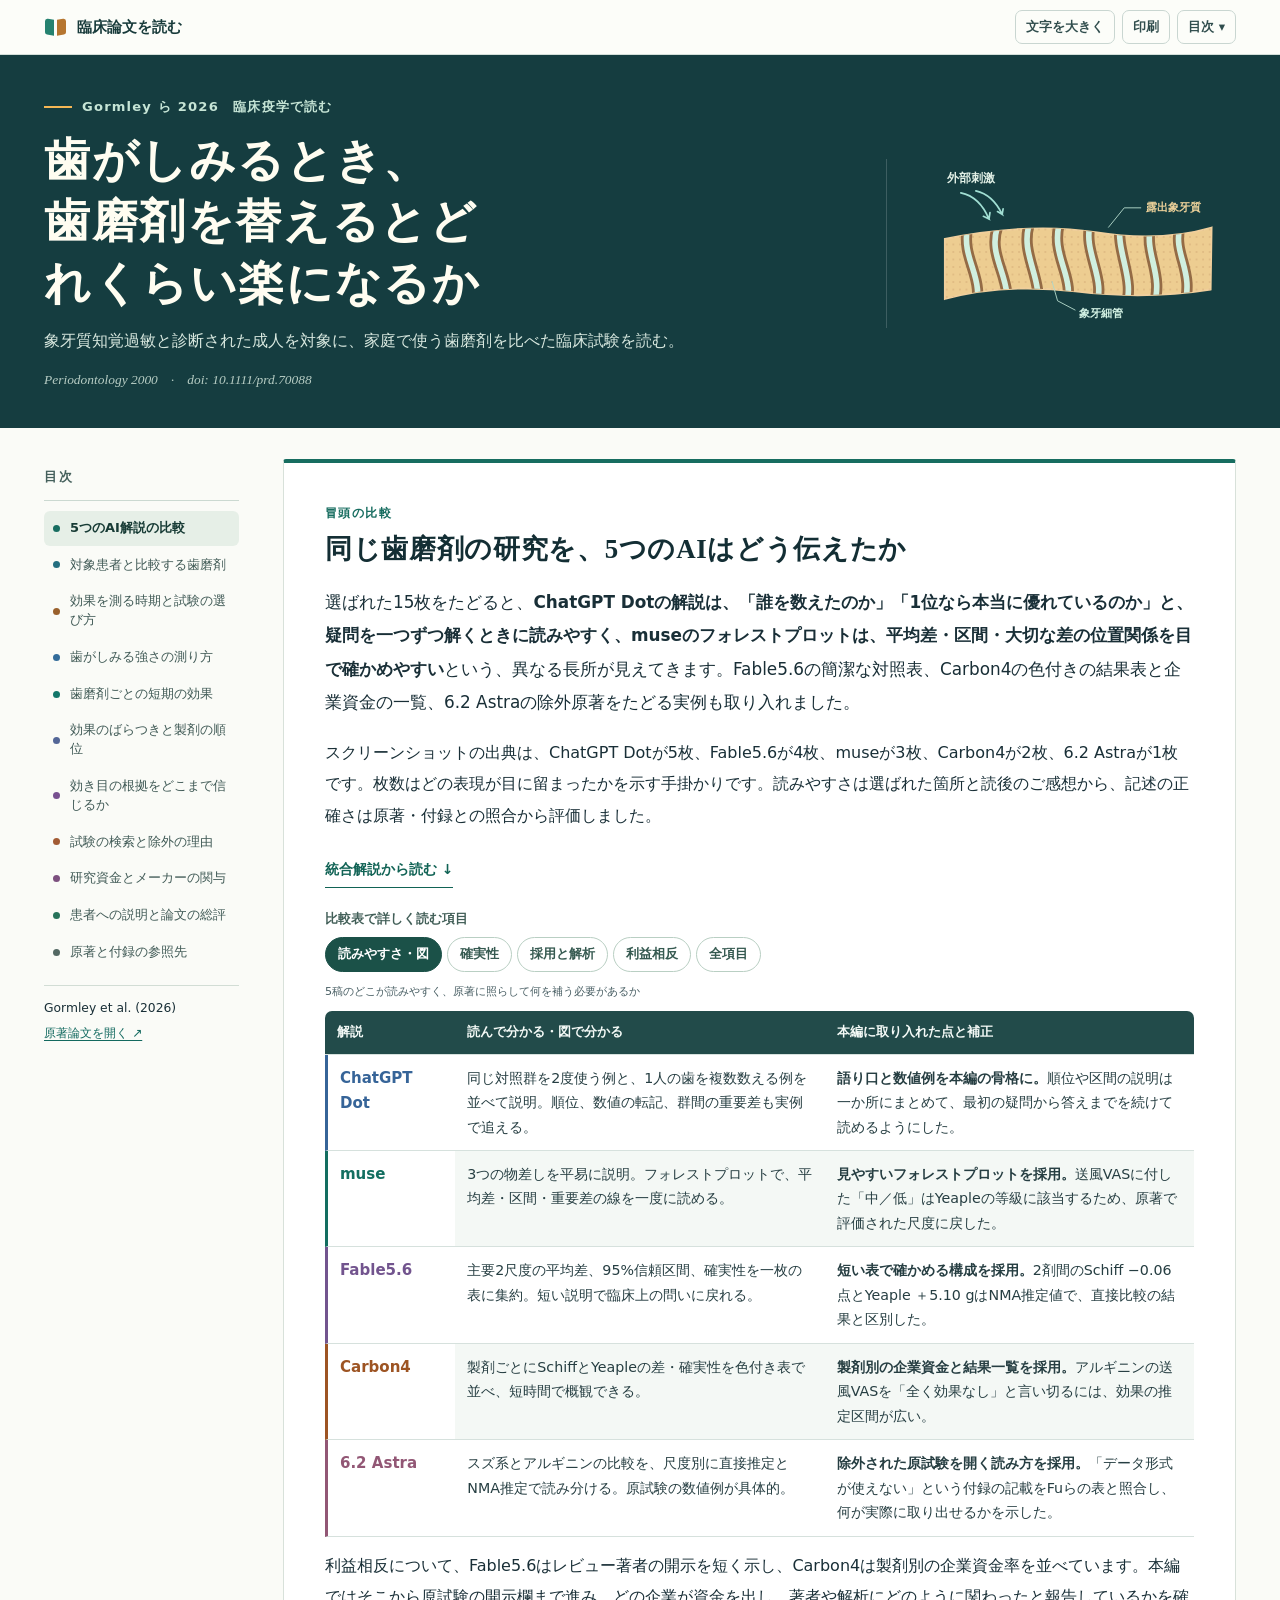
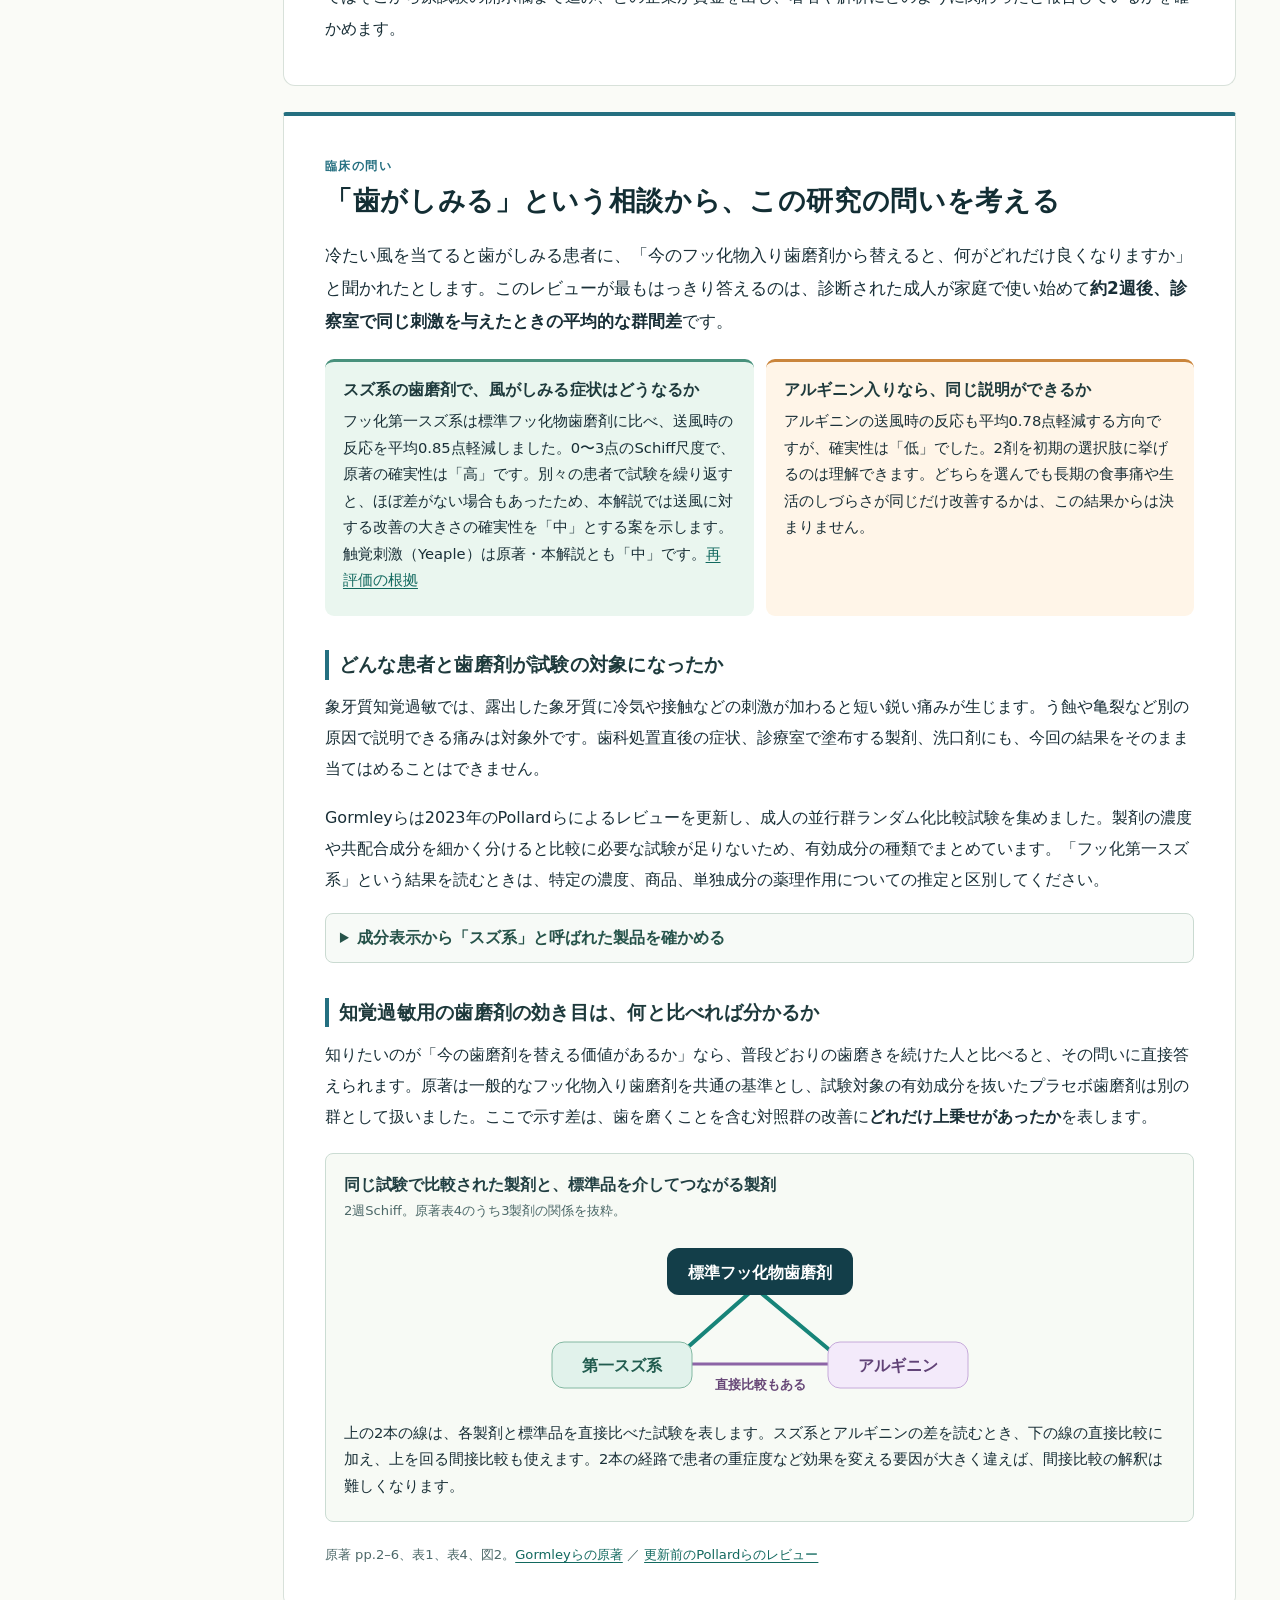
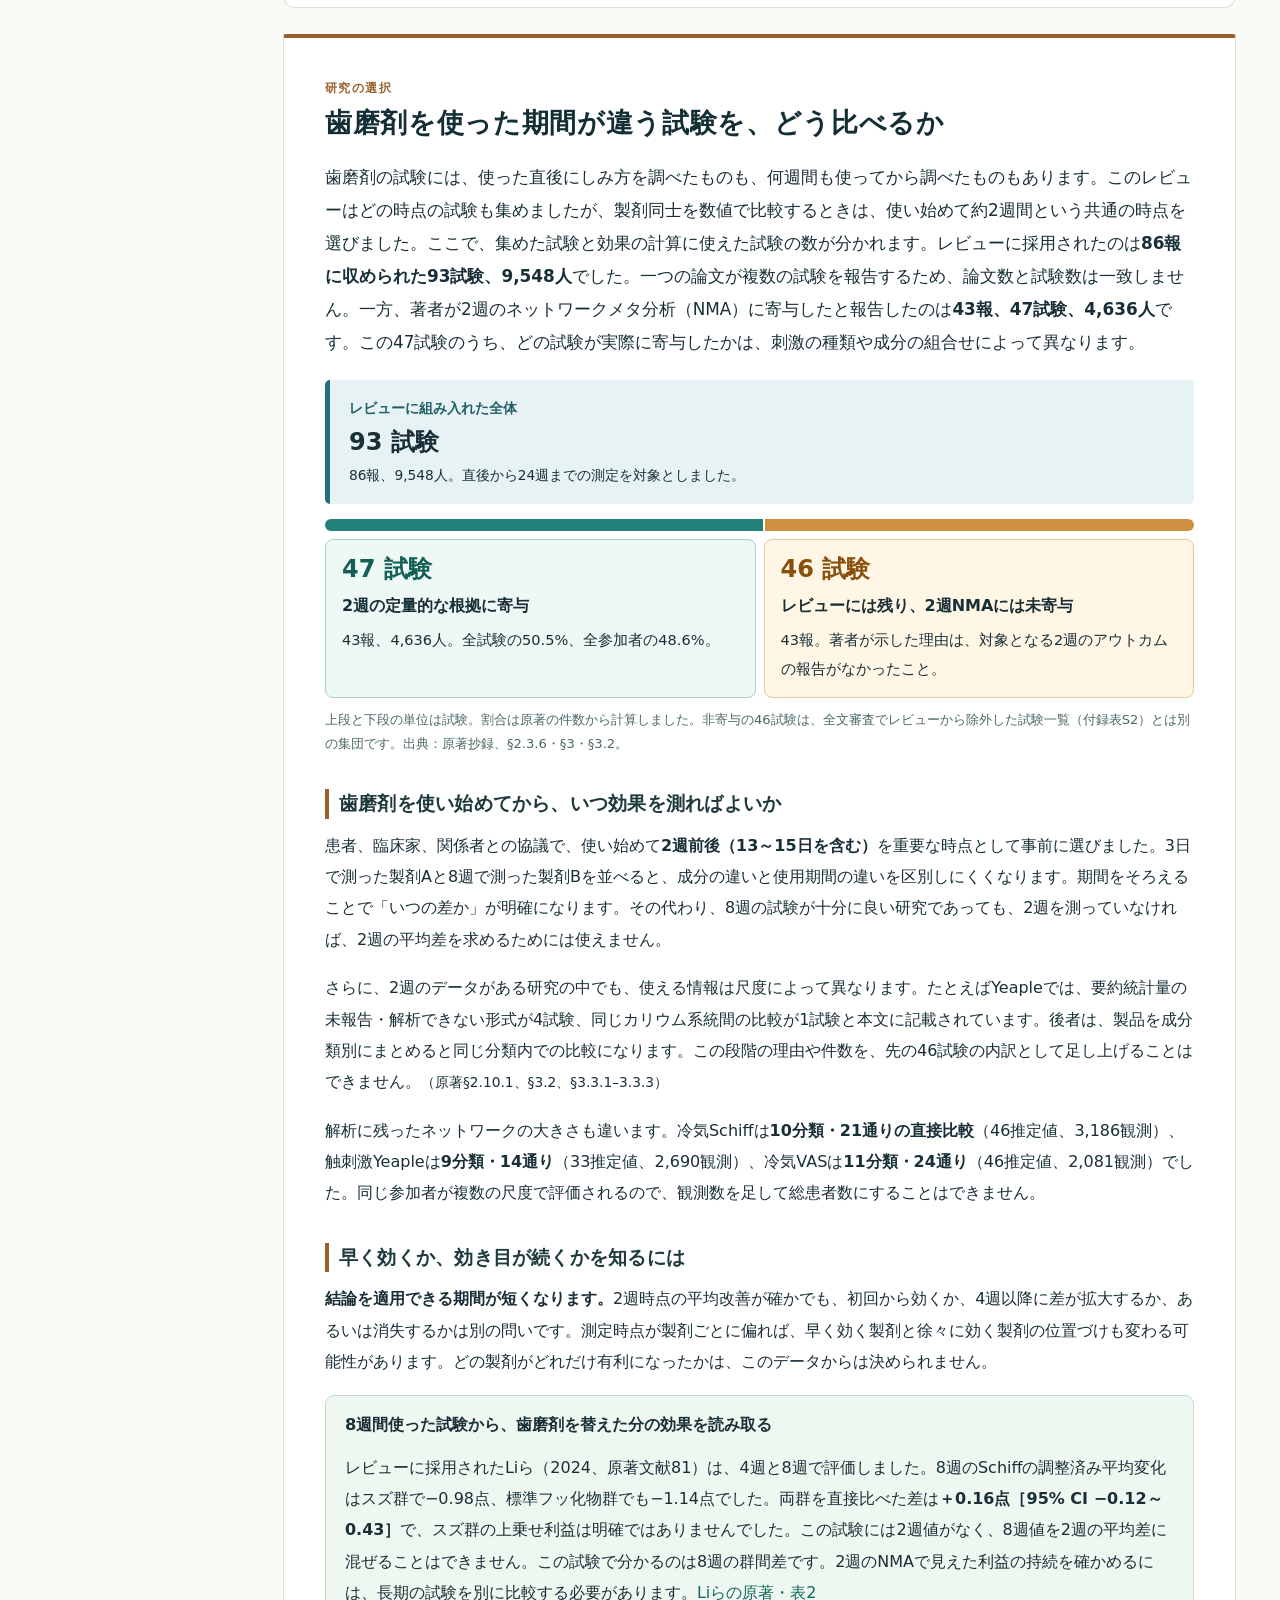
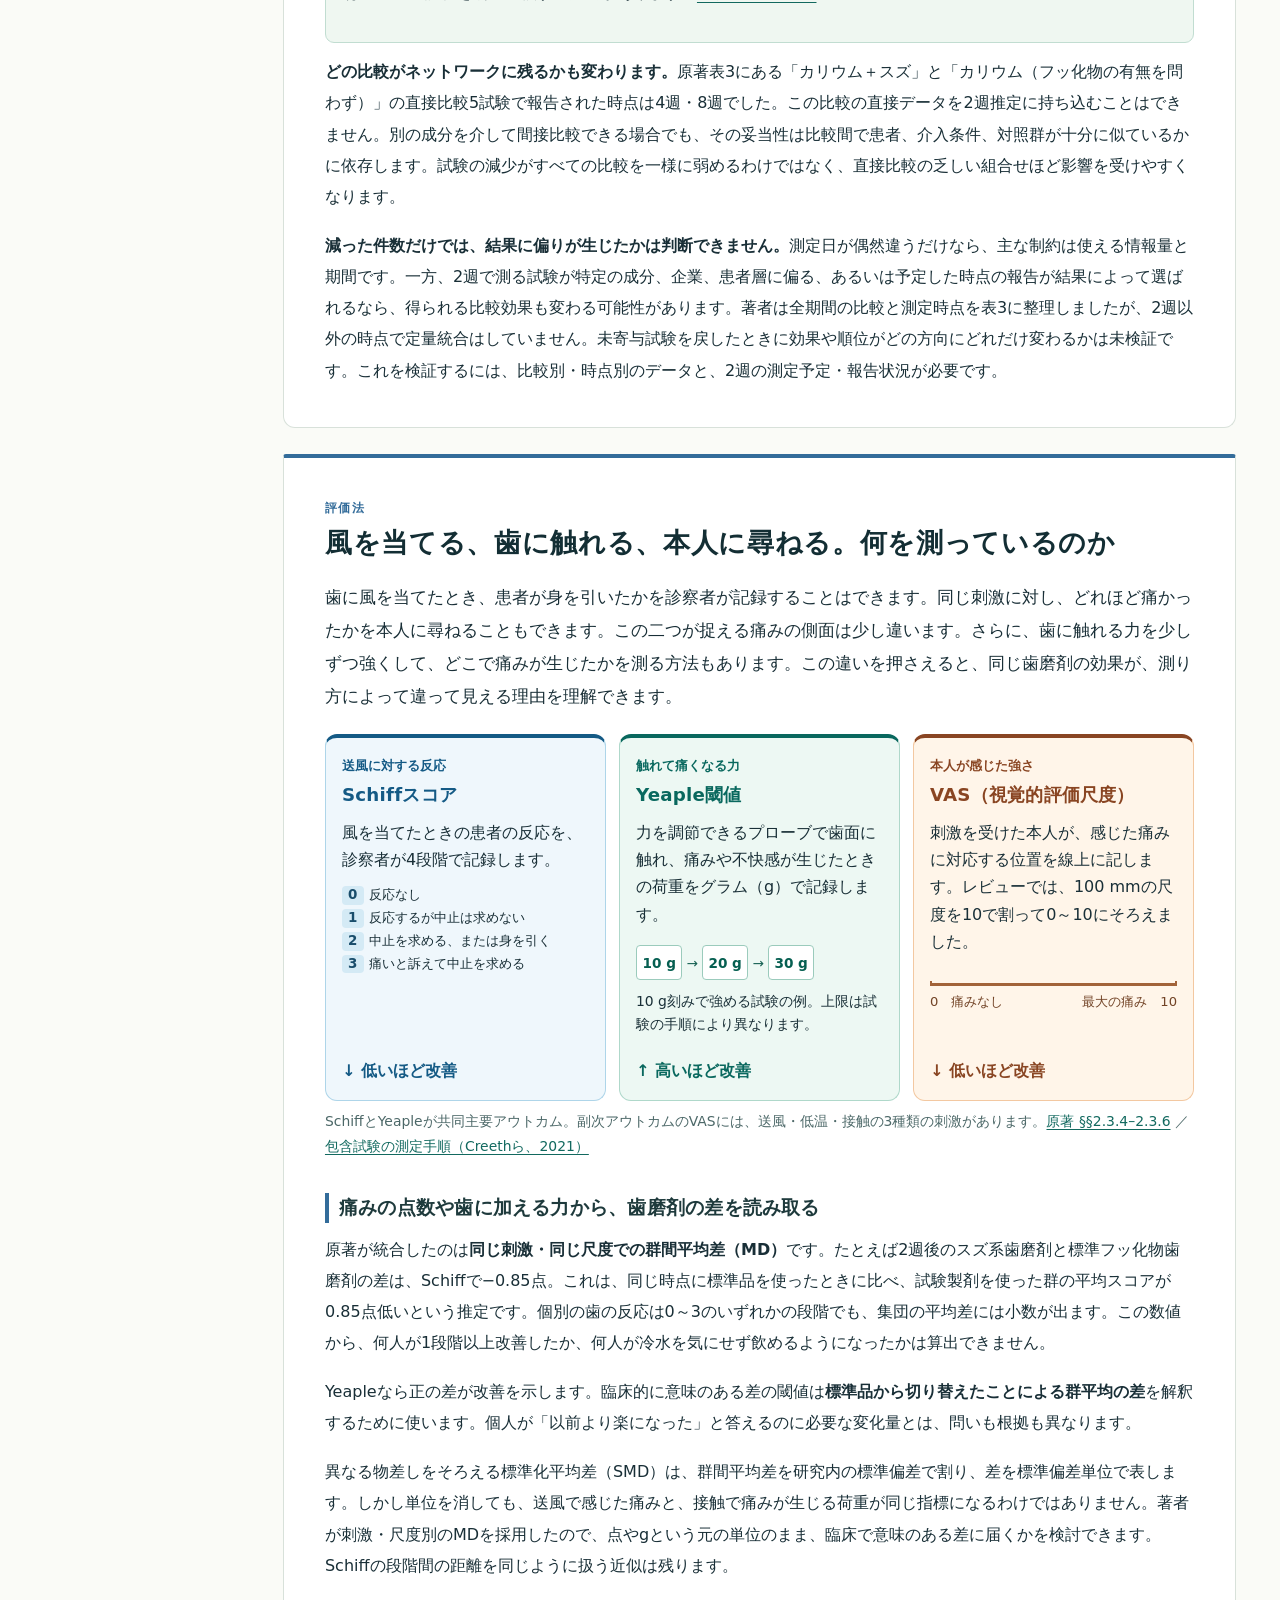
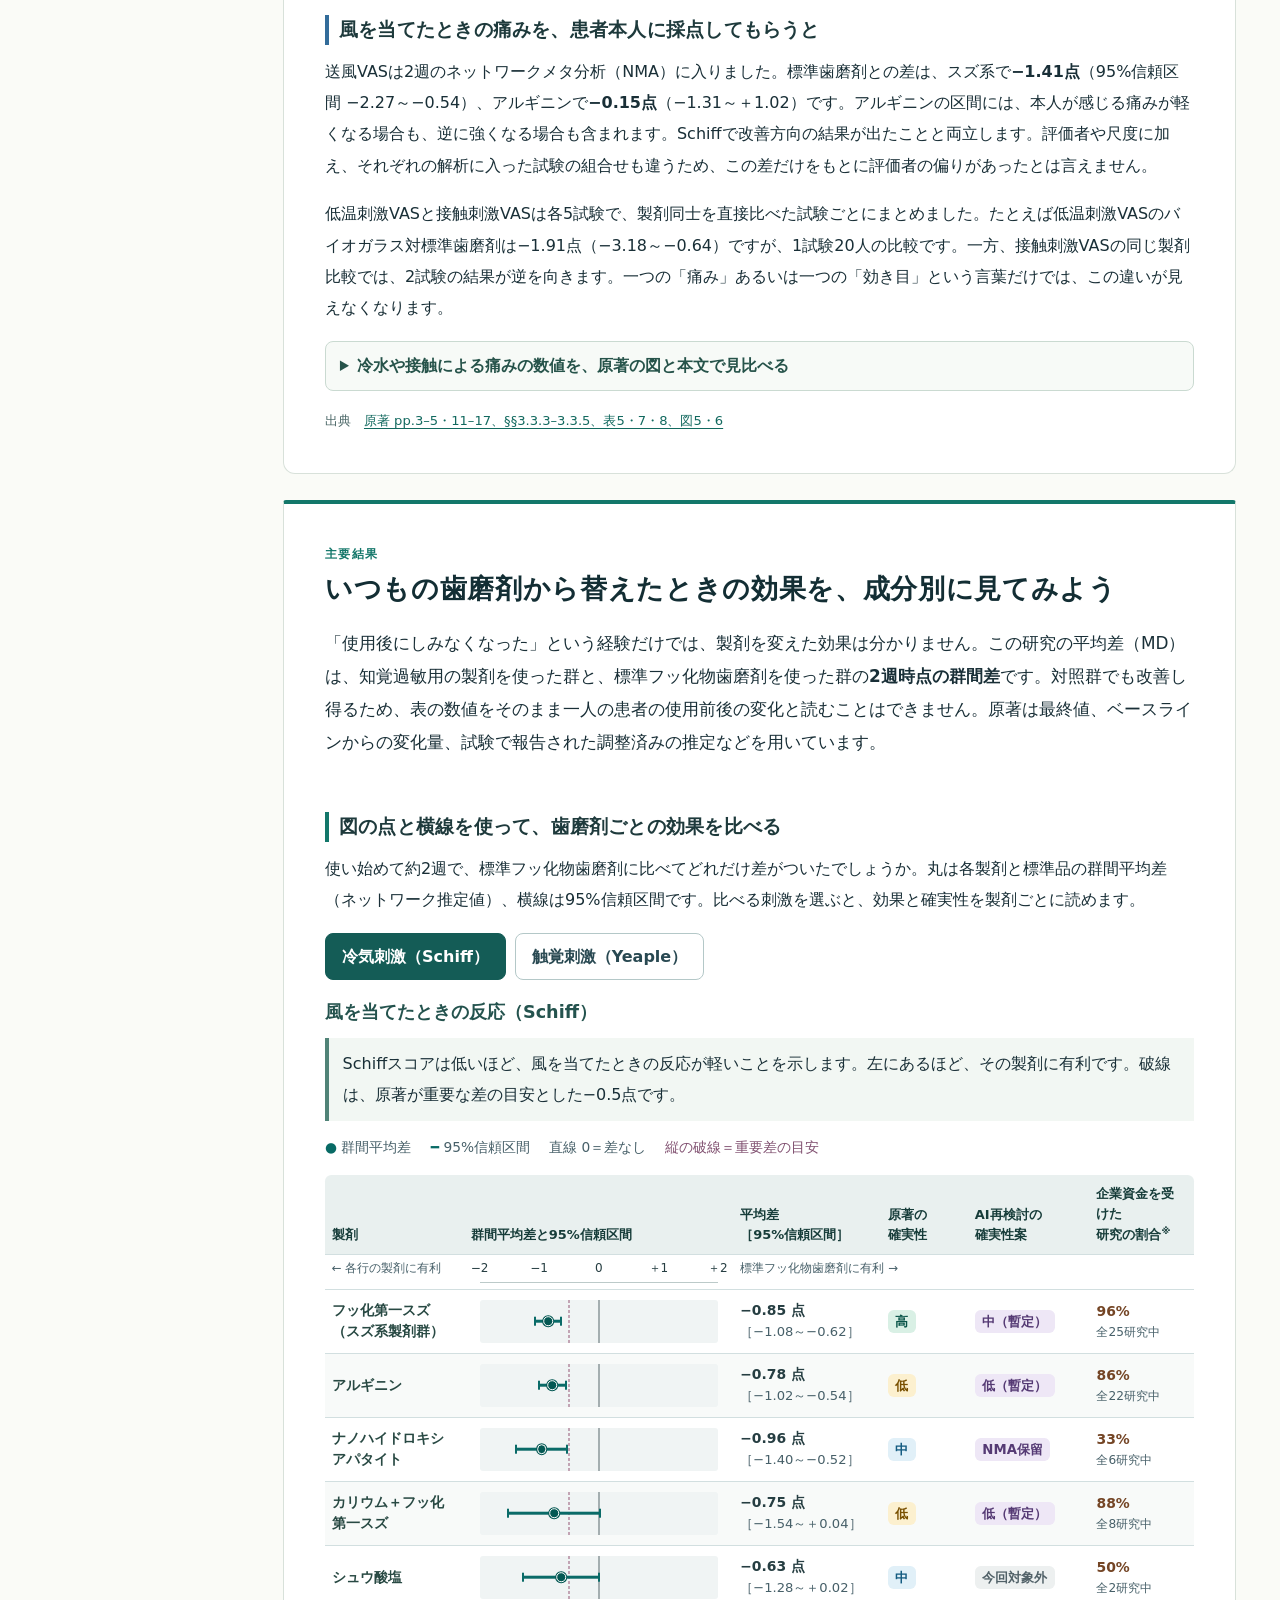
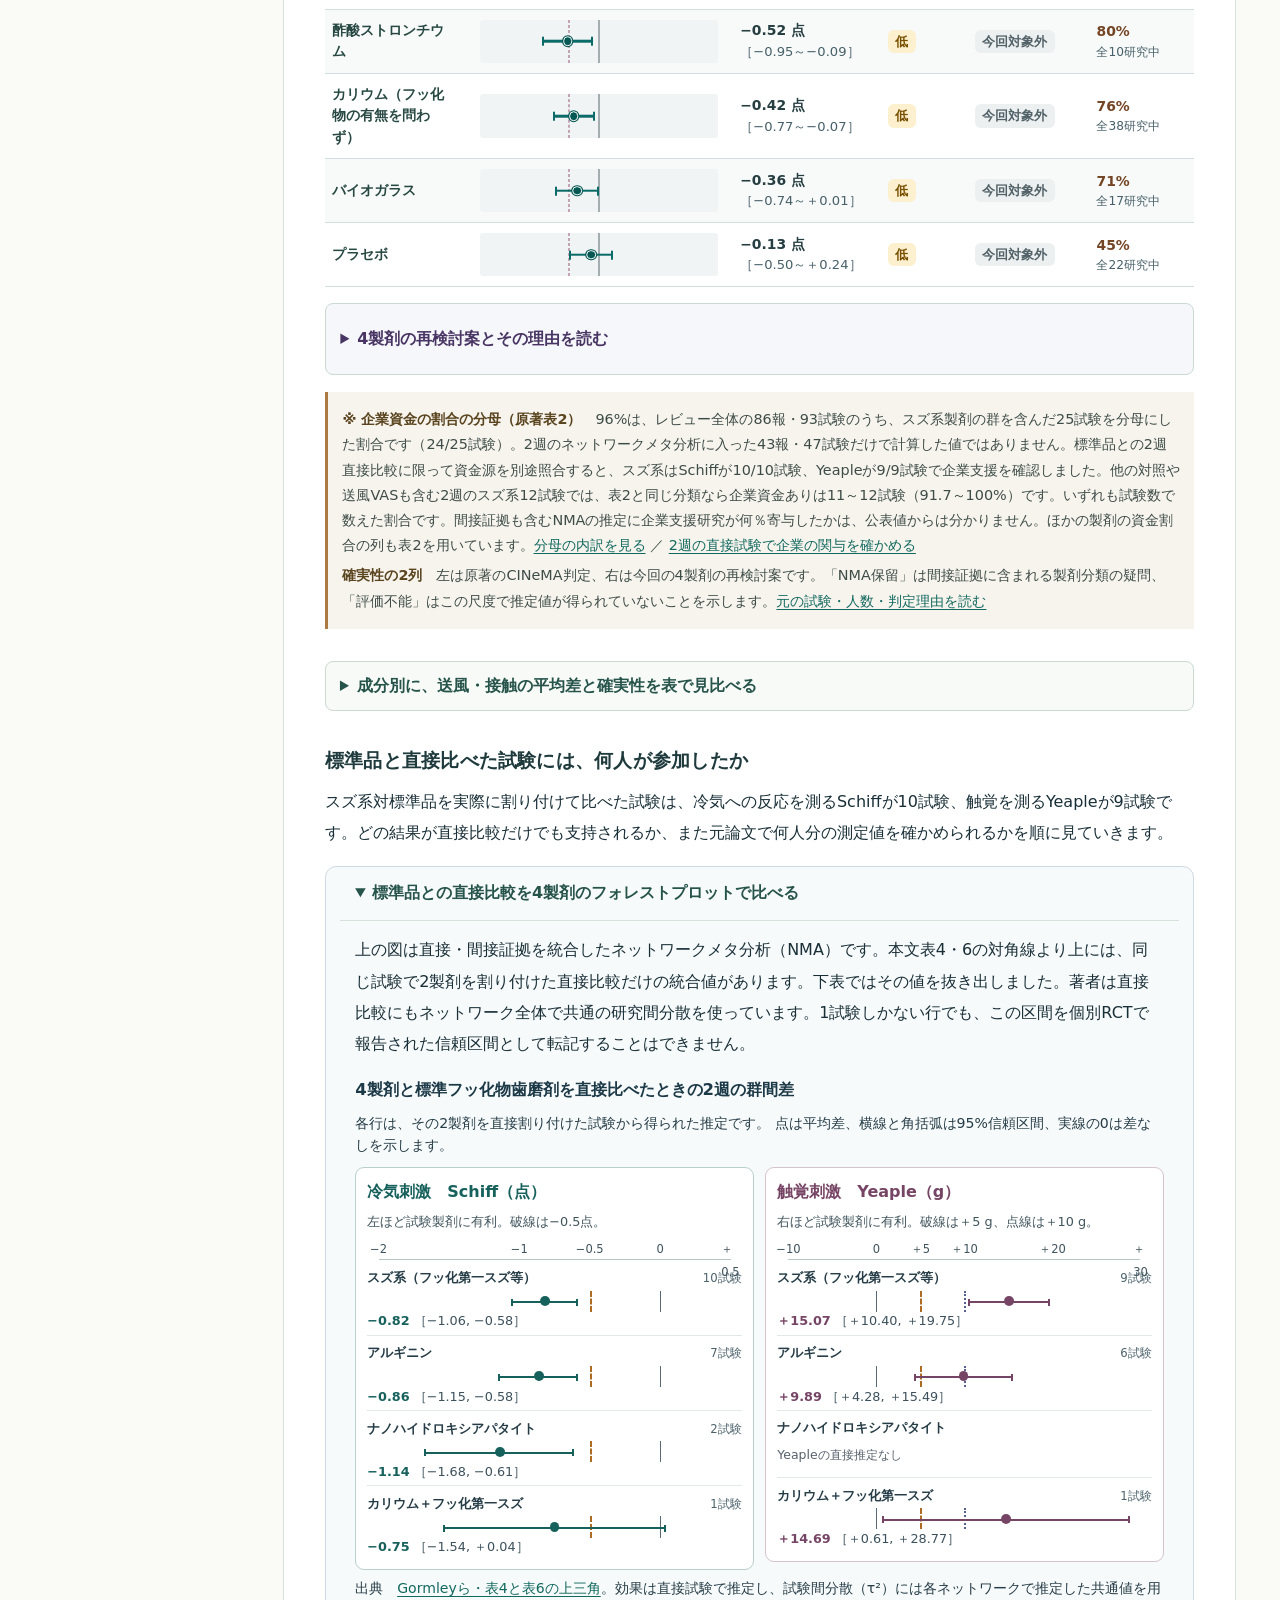
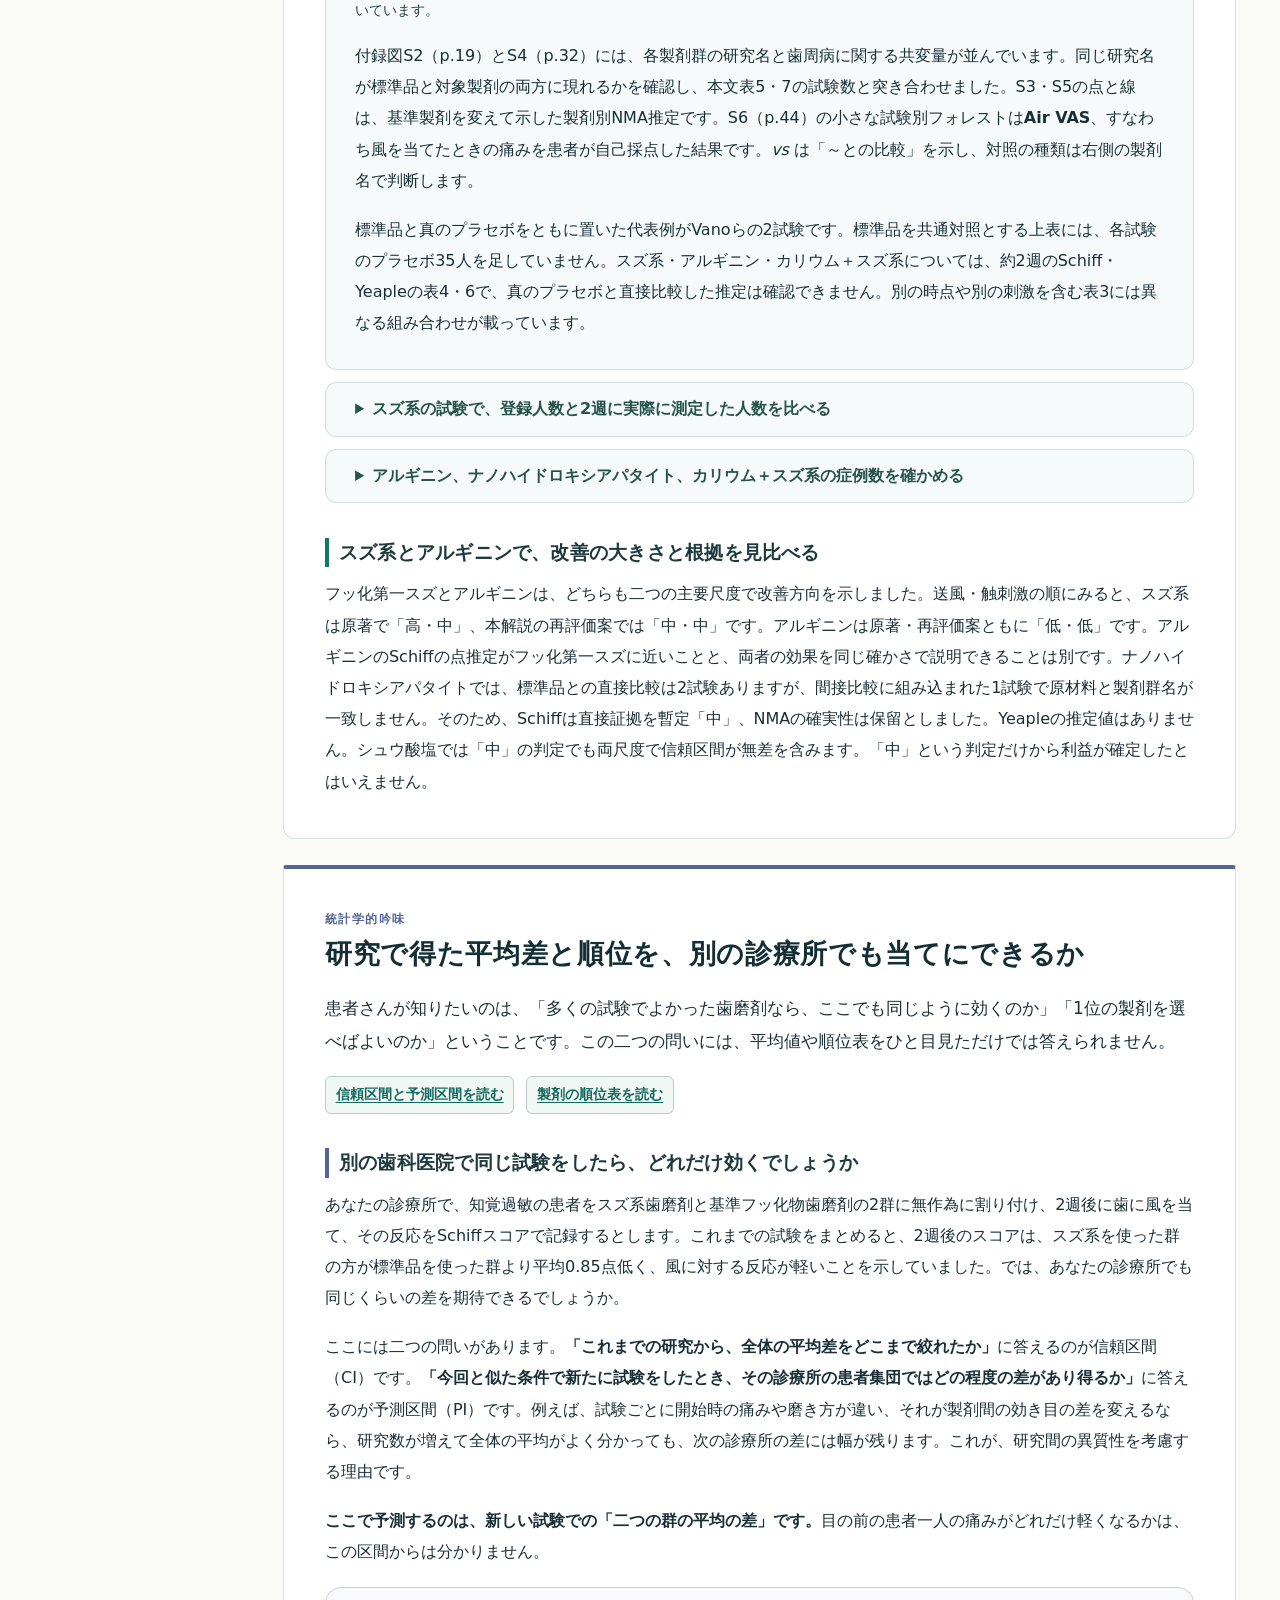
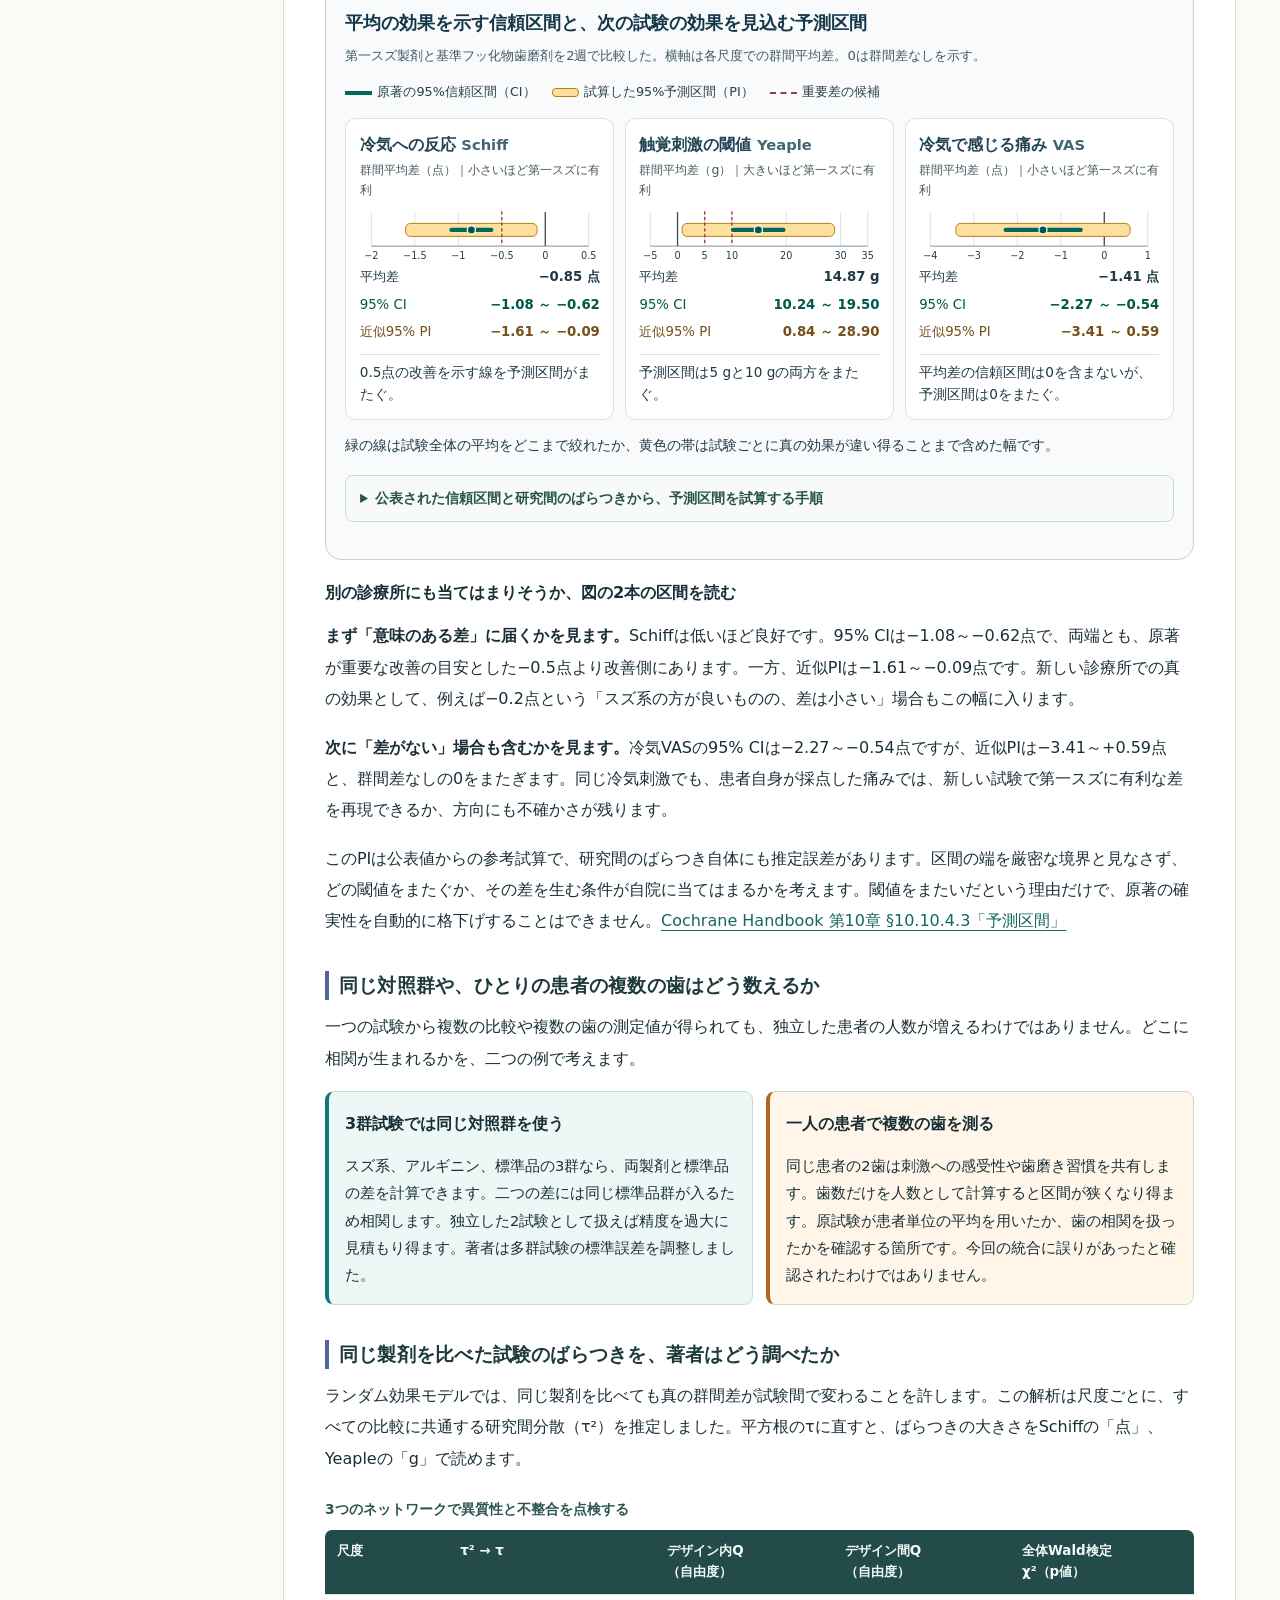
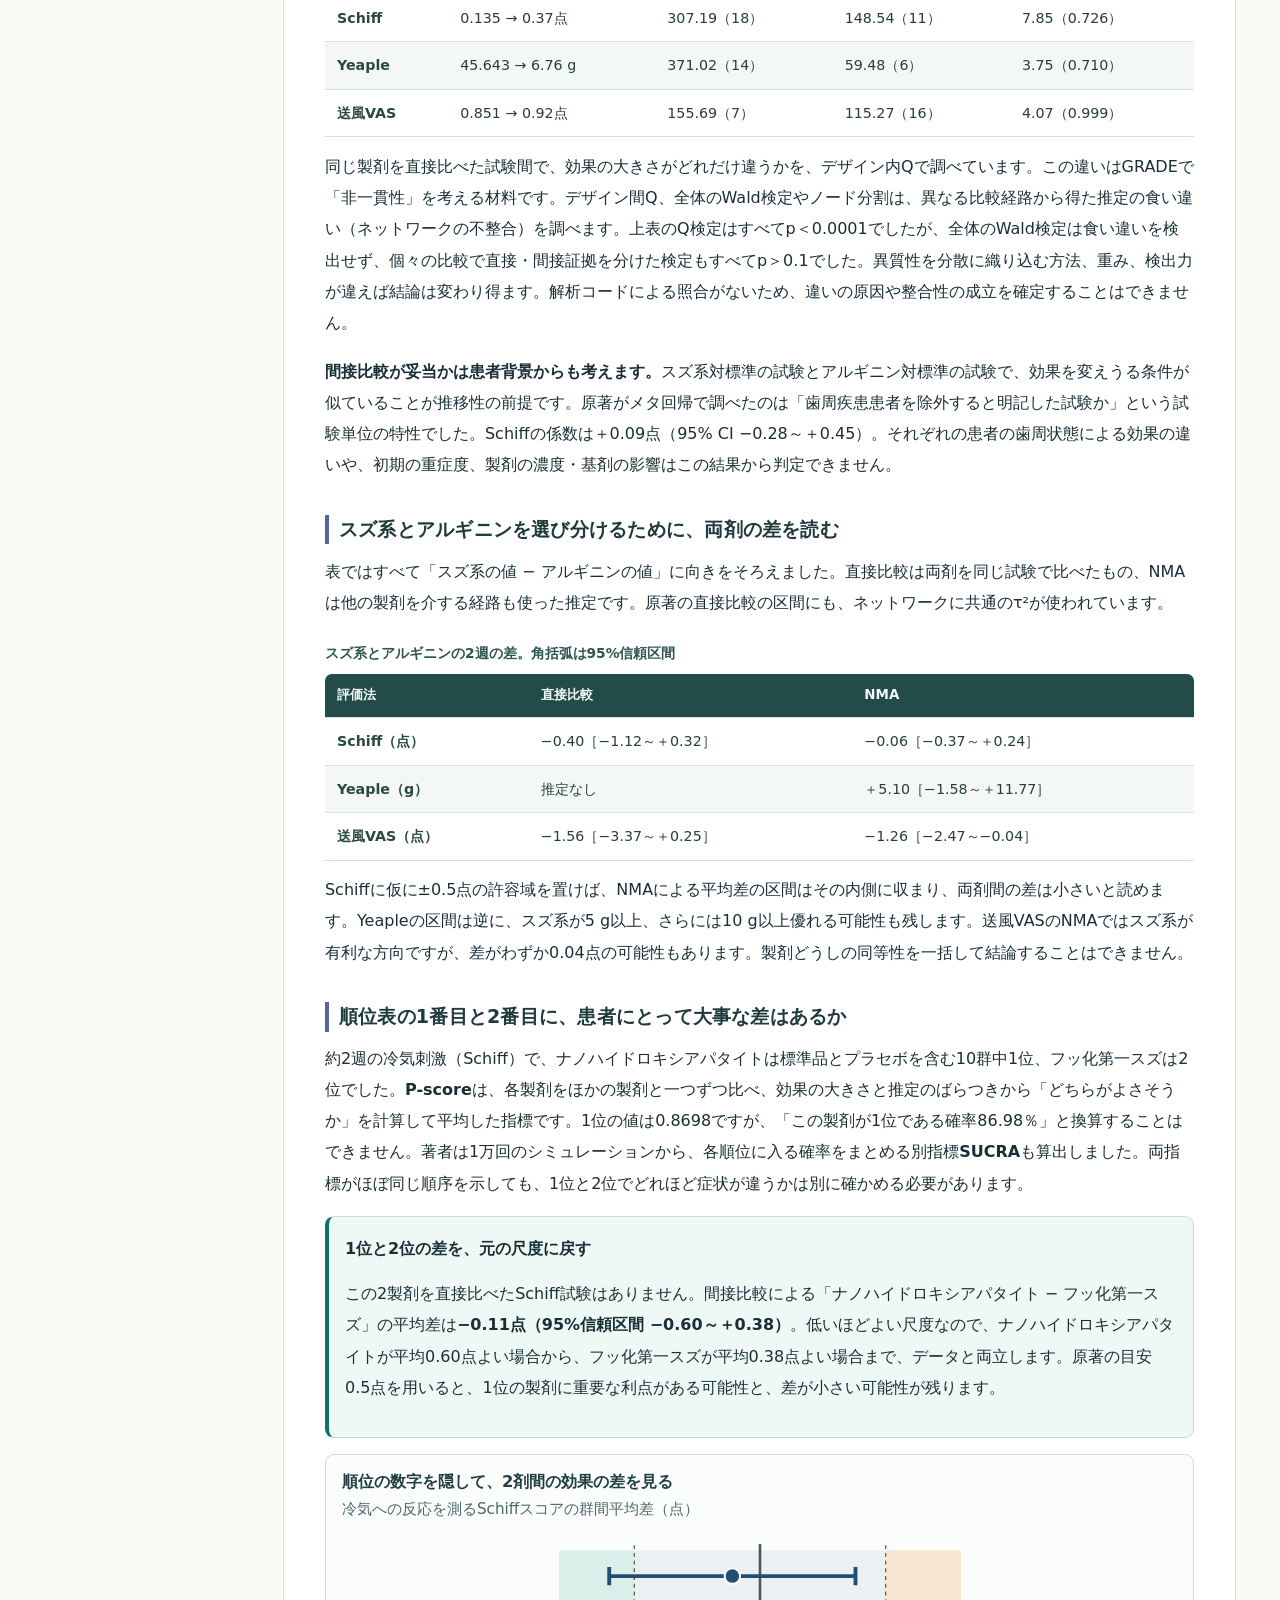
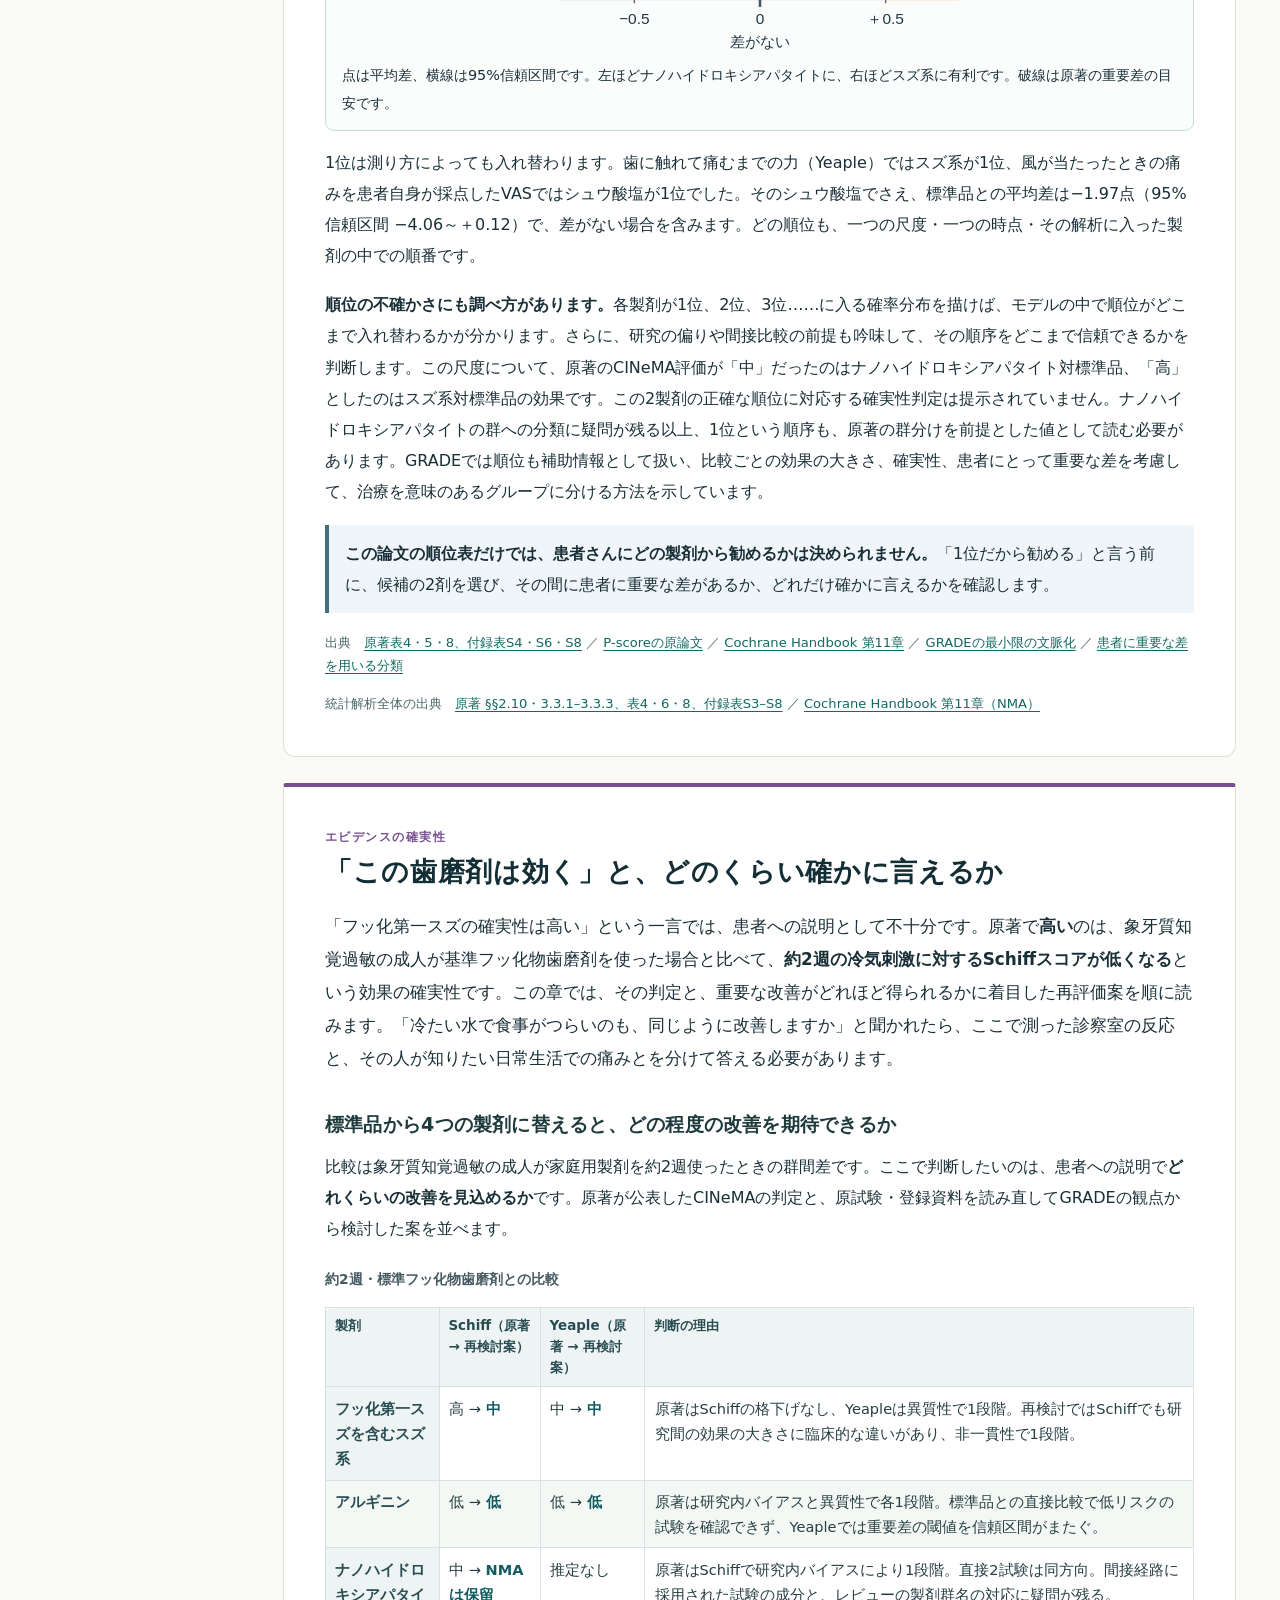
<file: articles/Gormley2026_象牙質知覚過敏_統合解説.html>
<!doctype html><html lang="ja"><head><meta charset="utf-8"><meta name="viewport" content="width=device-width,initial-scale=1"><meta name="theme-color" content="#153d40"><meta name="description" content="象牙質知覚過敏の歯磨剤を比較したGormleyらのレビューを、2週の群間差、確実性、研究選択、利益相反から読む。5つの解説の比較と図解。"><title>歯がしみるとき、歯磨剤を替えるとどれくらい楽になるか｜象牙質知覚過敏・Gormley 2026</title><style>:root{color-scheme:light;--ink:#192f37;--sub:#485e63;--rule:#d6dfd9;--base:#fafbf7;--paper:#fff;--deep:#153a3e;--green:#176c60;--sun:#f1ac55;--serif:"Yu Mincho","YuMincho","Hiragino Mincho ProN","Noto Serif CJK JP",Georgia,serif;--sans:"Hiragino Sans","Yu Gothic","Meiryo","Noto Sans CJK JP",system-ui,sans-serif;font-size:16px}
*{box-sizing:border-box}html{scroll-padding-top:80px}body{margin:0;background:var(--base);font-family:var(--sans);color:var(--ink);line-height:1.9;font-feature-settings:"palt";text-autospace:normal}
button,summary{font:inherit}button{cursor:pointer}a{color:#12695f;text-decoration-thickness:1px;text-underline-offset:.22em}a:focus-visible,button:focus-visible,summary:focus-visible{outline:3px solid #c65a23;outline-offset:3px}svg{max-width:100%}a,td,dd,summary,p{overflow-wrap:break-word}p{margin:.85em 0 1.1em}strong{font-weight:740}small{font-size:.86em}
.skip{position:absolute;left:10px;top:-90px;z-index:100;background:white;padding:7px 14px}.skip:focus{top:5px}
.readbar{position:sticky;top:0;z-index:9;background:#fcfdf9f5;border-bottom:1px solid #d3dfd9;color:#183b3b}
.bar-inner,.hero-inner,.reader{width:min(1192px,calc(100% - 80px));margin-inline:auto}
.bar-inner{display:flex;justify-content:space-between;align-items:center;gap:1em;height:54px}.brand{display:inline-flex;align-items:center;gap:10px;font-size:.91rem;font-weight:760;color:inherit;text-decoration:none}.book-icon{width:23px;height:21px;display:inline-block;position:relative}.book-icon:before,.book-icon:after{content:"";position:absolute;top:2px;width:9px;height:16px;background:#258270}.book-icon:before{left:1px;transform:skewY(9deg);border-radius:3px 0 0 2px}.book-icon:after{right:1px;transform:skewY(-9deg);background:#b67630;border-radius:0 3px 2px 0}
.bar-actions{display:flex;align-items:center;gap:7px}.bar-button,.navmenu>summary{color:#304d4d;display:inline-flex;align-items:center;gap:.35rem;background:transparent;border:1px solid #c9d6d1;border-radius:7px;font-size:.79rem;font-weight:700;line-height:1;min-height:34px;padding:6px 10px;list-style:none;cursor:pointer}
.bar-button[aria-pressed=true]{background:#d7ebe4}.navmenu>summary::-webkit-details-marker{display:none}.navmenu{position:relative}.menu-list{position:absolute;right:0;top:calc(100% + 9px);width:min(290px,calc(100vw - 24px));max-height:68vh;overflow:auto;padding:12px;background:white;border:1px solid var(--rule);box-shadow:0 14px 48px #0b30272b;border-radius:12px}.menu-list a{display:block;color:#224c49;text-decoration:none;font-size:.88rem;padding:7px 9px}.menu-list a:hover,.menu-list a:focus{background:#edf5f0}
.progress{position:absolute;left:0;right:0;bottom:-1px;height:2px;background:transparent;pointer-events:none}.progress i{display:block;height:100%;width:0;background:#258975}
.hero{background:#153d40;color:#fffdf1;position:relative;overflow:hidden}.hero-inner{display:grid;grid-template-columns:minmax(0,1fr) minmax(235px,350px);align-items:center;gap:3rem;padding:40px 0 36px}.hero-kicker{display:flex;align-items:center;gap:10px;color:#c6e5d6;font-size:.82rem;font-weight:700;letter-spacing:.09em}.hero-kicker:before{content:"";width:28px;height:2px;background:#f5b755}.hero h1{font:700 clamp(2.1rem,3.6vw,3.05rem)/1.33 var(--serif);letter-spacing:.035em;margin:10px 0 14px;text-wrap:balance}.hero h1 span{display:inline-block}.hero .dek{margin:0;color:#d8e8df;font-size:.97rem;line-height:1.8}.hero-art{margin:0;width:100%;border-left:1px solid #ffffff2c;padding-left:25px}.hero-art svg{width:100%;display:block;max-height:175px}.hero-meta{font-family:Georgia,var(--serif);font-style:italic;color:#b7cdc4;margin:.7rem 0 0;font-size:.84rem}
.reader{display:grid;grid-template-columns:195px minmax(0,1fr);column-gap:44px;align-items:start;padding:31px 0 52px}
.sidebar{position:sticky;top:78px;max-height:calc(100vh - 100px);overflow-y:auto;scrollbar-width:thin;align-self:start}.side-title{font-weight:750;font-size:.8rem;letter-spacing:.13em;color:#45605c;margin:6px 0 10px 0;border-bottom:1px solid #cbd9d1;padding-bottom:10px}.toc a{display:flex;gap:10px;align-items:center;border-radius:6px;text-decoration:none;color:#405a56;line-height:1.45;padding:8px 9px;font-size:.81rem;margin:2px 0}.toc a:before{content:"";width:7px;height:7px;background:var(--ac,#399582);border-radius:50%;flex:none}.toc a:hover,.toc a[aria-current=location]{background:#e6efe7;color:#173b35;font-weight:740}.sidebar .paper-link{border-top:1px solid #d2ddd5;margin:15px 0 0;padding:12px 0;font-size:.77rem;line-height:1.7}.paper-link a{display:inline-block;margin-top:4px}
main{min-width:0}main>section{--ac:#1b7464;--pale:#eff7f1;--edge:#c1ddd1;position:relative;scroll-margin-top:12px;background:var(--paper);border:1px solid #d8e1da;border-top:4px solid var(--ac);border-radius:3px 3px 12px 12px;padding:clamp(23px,3.2vw,43px);margin-bottom:26px;font-size:1rem;line-height:1.95}main>section:last-child{margin-bottom:0}
.section-label{font-size:.76rem;font-weight:800;color:var(--ac);letter-spacing:.12em;display:block;line-height:1.5;margin-bottom:7px}
h2{font:700 clamp(1.45rem,2.1vw,2rem)/1.48 var(--serif);letter-spacing:.025em;color:#132e34;margin:0 0 17px}h3{font-size:1.19rem;line-height:1.55;letter-spacing:.012em;margin:2.15rem 0 .7rem;color:#1e3a3c}h4{font-size:1.02rem;line-height:1.65;margin:1rem 0 .55rem}h3+p{margin-top:.35rem}main>section>h3{border-left:4px solid var(--ac);padding-left:10px}main>section>.lead,main>section>h2+p{font-size:1.055em;line-height:1.96}main>section>p:last-child{margin-bottom:0}
figure,blockquote{margin:1.3rem 0}figcaption,.source-note,.source,.dim-note{color:#4c6868;font-size:.82rem;line-height:1.78}figcaption strong,figcaption b{font-size:1.02rem;color:#213f42}figure figcaption{margin-top:.65rem}.table-scroll{overflow-x:auto;-webkit-overflow-scrolling:touch}
table{width:100%;border-spacing:0;border-collapse:separate;font-size:.89rem;line-height:1.72;color:#263e42}caption{font-size:.86rem;font-weight:750;text-align:left;line-height:1.55;padding:.45rem 0 .65rem;color:#2d5551}th,td{text-align:left;vertical-align:top;padding:11px 12px;border-bottom:1px solid #d6e1dd}thead th{color:#f4faf7;background:#224b4a;font-size:.84rem;line-height:1.55}thead th:first-child{border-top-left-radius:7px}thead th:last-child{border-top-right-radius:7px}tbody th{font-weight:700;color:#284943}tbody tr:nth-child(even)>*{background:#f4f8f5}.panel,.casefile{padding:16px 19px;border:1px solid var(--edge);background:var(--pale);border-radius:9px}main details:not(.navmenu){border:1px solid #cadad1;border-radius:8px;background:#f7faf7;padding:0 14px;margin:1.1rem 0}main details:not(.navmenu)>summary{font-weight:700;cursor:pointer;color:#26534a;padding:11px 0;line-height:1.65}main details[open]:not(.navmenu)>summary{border-bottom:1px solid #d6e2da;margin-bottom:12px}main details table{margin:7px 0}
.takehome{display:grid;grid-template-columns:1fr 1fr;gap:12px;margin:1.3em 0}.takehome>div{padding:16px 18px;background:#eaf6ef;border-radius:9px;border-top:3px solid #48917c}.takehome>div+div{background:#fff5e8;border-color:#ca853c}.takehome h3{font-size:1rem;margin:0 0 .35em}.takehome p,.triangle p{font-size:.92rem;margin:.4em 0;line-height:1.8}.triangle{padding:16px 18px;border:1px solid #cbdcd3;border-radius:8px;background:#f7faf5}.triangle figcaption{margin:0}.triangle figcaption span,.pi-fig figcaption span{display:block}.triangle svg{display:block;max-width:440px;width:100%;margin:.6rem auto 0}.triangle svg text{font:700 16px var(--sans)}
.casefile{margin:.95rem 0}.casefile h4{margin:0}.casefile p:last-child{margin-bottom:0}.casefile.alt{background:#fbf4eb;border-color:#e8d6bf}.coi-chart{padding:17px 21px;border:1px solid #d9cde4;background:#fbf8fd;border-radius:10px}.coi-trials{margin:1.3rem 0}.coi-trials dt{padding:13px 16px 2px;border:1px solid #e1d8eb;border-top:3px solid #9b7fae;border-bottom:0;border-radius:7px 7px 0 0;background:#faf7fc;color:#4c375f;line-height:1.65}.coi-trials dd{padding:5px 16px 15px;margin:0 0 12px;border:1px solid #e1d8eb;border-top:0;border-radius:0 0 7px 7px;background:#faf7fc;font-size:.94rem}.coi-trials a{display:block;width:fit-content;font-size:.82rem;margin-top:4px}
.compare-choices{border:0;margin:1.15rem 0 .25rem;padding:0;display:flex;align-items:center;flex-wrap:wrap;gap:5px}.compare-choices legend{font-size:.79rem;font-weight:700;color:#425f58;padding:0;margin-bottom:6px}.compare-choices button{font:650 .81rem/1.45 var(--sans);padding:7px 12px;background:white;color:#365a51;border:1px solid #b9cfc3;border-radius:20px}.compare-choices button[aria-pressed=true]{color:#fff;background:#1b5148;border-color:#1b5148}.ai-table{table-layout:fixed}.ai-table tr>:first-child{width:15%}.ai-table tbody tr{--model:#136e60}.ai-table tbody tr:nth-child(2){--model:#9d5423}.ai-table tbody tr:nth-child(3){--model:#72548e}.ai-table tbody tr:nth-child(4){--model:#366498}.ai-table tbody tr:nth-child(5){--model:#925775}.ai-table tbody th{color:var(--model);background:transparent;border-left:3px solid var(--model);white-space:normal;font-size:.94rem}.ai-table tr>*[hidden]{display:none}.ai-table caption{font-weight:500;color:var(--sub);font-size:.78em}
.jump{display:inline-flex;gap:6px;align-items:center;margin:.25rem 0 0;padding:4px 0;font-weight:720;text-decoration:none;color:#116355;border-bottom:1px solid currentColor;font-size:.86rem}
.highlights{margin:3px 0 14px;padding:14px 17px;border:1px solid #c5daca;background:#f1f7ee;border-radius:8px}.highlights p{margin:0;font-size:.93rem;line-height:1.8}
.paper-ref{font:600 1.06rem/1.65 Georgia,var(--serif);color:#2c444b}.ref-grid{display:grid;grid-template-columns:1fr 1fr;gap:.65rem 1.4rem}.ref-grid p{margin:.35em 0}
footer{border-top:1px solid var(--rule);padding:18px 20px 32px;display:flex;justify-content:center;color:#50665e;font-size:.8rem}
.large-type{font-size:18.5px}
@media(min-width:1060px){.ai-table[data-focus=all]{font-size:.78rem}.ai-table[data-focus=all] td,.ai-table[data-focus=all] th{padding:9px 7px}.ai-table[data-focus=all] tr>:first-child{width:11%}}
@media(max-width:1059px){.bar-inner,.hero-inner,.reader{width:calc(100% - 42px)}.reader{grid-template-columns:minmax(0,1fr);max-width:840px;padding-top:22px}.sidebar{display:none}.hero-inner{gap:1.2rem}}
@media(max-width:760px){.hero-inner{grid-template-columns:minmax(0,1fr) 160px;gap:12px;padding:25px 0}.hero-art{padding-left:7px}.hero h1{font-size:2.05rem}.bar-inner,.hero-inner,.reader{width:calc(100% - 28px)}.reader{padding:16px 0 25px}.ai-table tr>:first-child{width:16%}.large-type{font-size:18px}.ref-grid{display:block}}
@media(max-width:600px){:root{font-size:16px}.bar-inner,.hero-inner{width:calc(100% - 32px)}.bar-inner{height:49px;gap:5px}.brand{font-size:.81rem;gap:7px}.bar-actions{gap:5px}.bar-button,.navmenu>summary{font-size:.76rem;padding:5px 8px;min-height:34px}.print-btn{display:none}.hero-inner{display:block;padding:20px 0 21px}.hero h1{font-size:clamp(1.62rem,6.7vw,2.3rem);line-height:1.42;margin:8px 0 9px}.hero .dek{font-size:.84rem}.hero-kicker,.hero-meta{font-size:.73rem}.hero-art{display:none}.hero-meta{margin-top:.35rem}.reader{width:100%;padding:13px 0 18px}.reader main>section{margin:0 0 14px;padding:21px max(15px,4.6vw) 25px;border-inline:0;border-radius:0;font-size:1rem;line-height:1.88}h2{font-size:1.52rem;margin-bottom:12px}h3{font-size:1.12rem}.section-label{font-size:.74rem}.takehome{grid-template-columns:1fr}.table-scroll{max-width:100%}.compare-choices button{padding:6px 10px}.ai-table,.ai-table tbody,.ai-table tr{display:block}.ai-table thead{position:absolute;width:1px;height:1px;clip-path:inset(50%);overflow:hidden}.ai-table caption{display:block}.ai-table tbody tr{background:#fff;border:1px solid #d6e0d8;border-left:3px solid var(--model);border-radius:7px;margin:0 0 8px;padding:10px 12px}.ai-table tbody th,.ai-table tbody td{display:block;width:auto;border:0;padding:0;background:transparent;font-size:.88rem;line-height:1.7}.ai-table tbody th{font-size:1rem;line-height:1.45;margin:0 0 3px}.ai-table tr>:first-child{width:auto}.ai-table tbody td:not([hidden]){margin:.25rem 0}.ai-table td:before{content:attr(data-short) "　";display:inline;color:#60706c;font-size:.74em;font-weight:700;background:#edf3ee;border-radius:3px;margin-right:.35em;padding-left:.3em}.ai-table td[hidden]{display:none}.takehome>div,.triangle,.coi-chart,.casefile{padding:13px 14px}.coi-trials dd,.coi-trials dt{padding-inline:13px}.section-label{letter-spacing:.07em}.certainty-table th,.certainty-table td{padding:7px 6px}.certainty-table tbody th{width:27%}.ref-grid{display:block}}
@media(max-width:350px){.brand{gap:4px;font-size:.75rem}.bar-actions{gap:3px}.bar-inner{width:calc(100% - 18px)}.bar-button,.navmenu>summary{padding:5px 6px}.hero-meta{font-size:.69rem}}
@media print{@page{margin:13mm 12mm;size:A4}html{font-size:10pt!important}body{color:#111;background:white;-webkit-print-color-adjust:exact;print-color-adjust:exact}.hero-inner,.reader,.bar-inner{width:100%;max-width:none}.hero{background:white;color:#132d30;border-bottom:2px solid #365e59}.hero-inner{padding:0 0 8px;display:block}.hero-art,.sidebar,.readbar,.jump,.compare-choices,footer,.skip{display:none!important}.hero h1{font-size:25pt;margin:4px 0}.hero .hero-kicker,.hero .dek,.hero .hero-meta{color:#274e46}.reader{display:block;padding:0}main>section{border:0;border-top:1.8px solid var(--ac);padding:10pt 0;margin:7pt 0;break-before:auto;border-radius:0}h2,h3,h4,figcaption,summary{break-after:avoid}table,tr,.casefile,figure,blockquote,.dm-box,.coi-trials dt{break-inside:avoid}.table-scroll{overflow:visible}.ai-table{font-size:8pt}.ai-table th,.ai-table td{font-size:8pt;padding:3pt}.ai-table tr>*[hidden]{display:table-cell!important}.ai-table tr>:first-child{width:10%}a{color:#174c45;text-decoration:none}.pdf-break{break-before:page}main details{border:0!important;padding:0!important}main details>summary{font-size:.93em}.evidence-data{break-inside:auto}}

.dm-figure{margin:1.3rem 0}.dm-grid{display:grid;grid-template-columns:repeat(auto-fit,minmax(min(100%,205px),1fr));gap:.8rem}.dm-box{display:flex;flex-flow:column;align-items:flex-start;min-width:0;padding:1rem 1rem .85rem;border:1px solid var(--dm-line);border-top:4px solid var(--dm);border-radius:12px;background:var(--dm-bg)}.dm-box h3{border:0;padding:0;margin:.18rem 0 .4rem;color:var(--dm);font-size:1.14rem}.dm-box p{margin:.2rem 0 .7rem;line-height:1.7}.dm-box .dm-small,.dm-small,.dm-figure figcaption{font-size:.87rem}.dm-figure figcaption{margin:.5rem 0 0}.dm-air{--dm:#145a85;--dm-bg:#eff7fc;--dm-line:#aed5e9}.dm-touch{--dm:#09685e;--dm-bg:#edf8f3;--dm-line:#afd8ca}.dm-vas{--dm:#894522;--dm-bg:#fff5e9;--dm-line:#f3c8a1}.dm-kind{font-size:.79rem;font-weight:750;color:var(--dm)}.dm-dir{color:var(--dm);margin-top:auto;padding-top:.45rem}.dm-ladder{display:grid;gap:.25rem;margin:.1rem 0 .45rem;width:100%}.dm-ladder>span{line-height:1.4;display:grid;grid-template-columns:1.35rem 1fr;gap:.35rem;align-items:baseline;font-size:.84rem}.dm-ladder b{display:inline-block;text-align:center;border-radius:.25rem;background:#d4eaf5;color:#194d6b}.dm-tact{display:flex;flex-wrap:wrap;align-items:center;gap:.25rem;font-size:.85rem;margin:.4rem 0}.dm-tact span{border:1px solid #9bcbbc;border-radius:4px;padding:.2rem .35rem;color:#065f51;background:white;font-weight:700}.dm-tact i{font-style:normal;color:#186254}.dm-vasbar{border-bottom:3px solid #a26339;margin:.9rem 0 .2rem;height:5px;width:100%;border-inline:2px solid #a26339}.dm-ends{display:flex;justify-content:space-between;gap:.25rem;width:100%;color:#724326;font-size:.82rem}.dm-quote{border-left:4px solid #27746a;background:#ecf7f3;margin:1.1rem 0;padding:1rem 1.2rem}.dm-check{margin:1.2rem 0}.dm-check li{margin:.45rem 0}.dm-check summary{font-weight:700;cursor:pointer}

.flow-coverage .coverage-start{background:#e7f2f5;border-inline-start:5px solid #20717c;padding:15px 19px;border-radius:5px;display:grid;gap:4px}
.coverage-start>span{font-size:.88rem;font-weight:700;color:#245e68}
.coverage-start>strong,.coverage-branches b{font-size:1.5rem;line-height:1.3;font-variant-numeric:tabular-nums}
.coverage-scale{display:flex;overflow:hidden;height:12px;gap:2px;border-radius:8px;margin:15px 0 8px}
.coverage-scale i:first-child{background:#218178}
.coverage-scale i:last-child{background:#cf903f}
.coverage-branches{display:grid;grid-template-columns:repeat(2,minmax(0,1fr));gap:8px}
.coverage-branches>div{display:grid;align-content:start;gap:5px;padding:14px 16px;border:1px solid #abcfc9;border-radius:8px;background:#eef8f5}
.coverage-branches>.remaining{border-color:#e7c796;background:#fff6e6}
.coverage-branches b{color:#135e55}.coverage-branches .remaining b{color:#88500a}
.coverage-branches span{font-size:.91em}
.confidence-badge{display:table;border-radius:12px;font-size:.76rem;font-weight:700;line-height:1.6;padding:0 .55em;margin-top:4px;background:#e8eef4;color:#34414a;white-space:nowrap}
.confidence-badge.high{background:#d2f0e6;color:#10543d}
.confidence-badge.moderate{background:#e3ecf9;color:#244a79}
.confidence-badge.low{background:#fce9c3;color:#724000}
.selection-case h4{margin:0 0 .4rem}
#formulations-sof{table-layout:fixed;width:100%}
#formulations-sof td,#formulations-sof th{overflow-wrap:anywhere}
#formulations-sof th:first-child{width:30%}
#formulations-sof .estimate-ci{display:block;font-variant-numeric:tabular-nums;font-size:.89em;letter-spacing:-.035em}
@media(max-width:530px){.coverage-branches{grid-template-columns:1fr}.coverage-branches>div{padding:12px 14px}.flow-coverage .coverage-start{padding:12px 14px}#formulations-sof th,#formulations-sof td{padding:8px 5px}#formulations-sof td,#formulations-sof th{font-size:.89rem}#formulations-sof .confidence-badge{font-size:.72rem}}

.cert-level{display:inline-block;white-space:nowrap;font-weight:800;min-width:2.5em;text-align:center;border-radius:.4em;padding:.15em .45em}.cert-level.c-high{background:#d6efe4;color:#17593e}.cert-level.c-mod{background:#daecf5;color:#21546b}.cert-level.c-low{background:#f8e5ce;color:#794610}.cert-fig{margin:1.4rem 0;padding:clamp(.95rem,3vw,1.65rem);border:1px solid #bdd5d2;border-radius:.85rem;background:#f6faf7;color:#16383b}.cert-fig figcaption{margin:0 0 .9rem;line-height:1.65;color:#254d51}.cert-fig figcaption strong{font-size:1.14em;color:#18494d}.cert-axis-block{margin:1.25rem .8rem 1rem}.cert-scale{position:relative;height:1.85em;border-bottom:1px solid #789193}.cert-scale span{position:absolute;transform:translateX(-50%);font:700 .84rem/1.5 system-ui;white-space:nowrap}.cert-scale .five{color:#834a90}.cert-scale .ten{color:#8e492a}.cert-row-title{font-size:.95em;font-weight:600;margin:.8rem 0 .15rem;line-height:1.5}.cert-row-title small{font-size:.9em}.cert-ruler{position:relative;height:29px;background:linear-gradient(0deg,transparent calc(50% - .5px),#b2c9c5 50%,transparent calc(50% + .5px));border-right:1px solid #c0cfcc;border-left:1px solid #758d89}.cert-ruler:before,.cert-ruler:after{content:"";position:absolute;inset-block:0;border-left:2px dashed #92659d}.cert-ruler:before{left:25%}.cert-ruler:after{left:50%;border-color:#a56a4d}.cert-ci{position:absolute;top:12px;left:var(--lo);right:calc(100% - var(--hi));height:4px;background:var(--arm);z-index:1}.cert-ci:before,.cert-ci:after{content:"";position:absolute;top:-4px;height:12px;border-left:2px solid var(--arm)}.cert-ci:before{left:0}.cert-ci:after{right:0}.cert-point{position:absolute;z-index:2;left:var(--mid);top:8px;width:12px;height:12px;transform:translateX(-50%);border:1px solid #fff;border-radius:50%;background:var(--arm)}.cert-fig .cert-fig-note{font-size:.92em;line-height:1.75;margin-bottom:0;color:#304b4a}

.duoforest{--gf-sea:#116d69;--gf-seafg:#174e51;--gf-line:#d8e4df;--gf-muted:#465e66;--gf-ink:#182f39;--gf-mid:#a14e17;--gf-cols:minmax(10rem,1.25fr) minmax(10.5rem,1.9fr) minmax(13.8rem,1.18fr);color:var(--gf-ink);margin:1.8rem 0}
.duoforest .gf-select{display:block;min-width:0;margin:1rem 0;padding:0;border:0}
.duoforest .gf-sr,.duoforest .gf-control{position:absolute!important;width:1px!important;height:1px!important;padding:0!important;margin:-1px!important;overflow:hidden!important;clip-path:inset(50%)!important;white-space:nowrap!important;border:0!important}
.duoforest .gf-tab{box-sizing:border-box;display:inline-flex;align-items:center;gap:.42rem;min-height:44px;margin:0 .18rem .7rem 0;padding:.42rem .75rem;border:1px solid #b7cecb;border-radius:.65rem;background:#f7faf8;color:var(--gf-seafg);font-size:.91rem;font-weight:600;cursor:pointer;line-height:1.3}
.duoforest .gf-control:checked+.gf-tab{background:#155e5b;border-color:#155e5b;color:white;box-shadow:inset 0 -3px 0 #7cd3bd}
.duoforest .gf-control:checked+.gf-tab:before{content:"✓";font-weight:800}
.duoforest .gf-control:focus-visible+.gf-tab{outline:3px solid #87521a;outline-offset:3px}
.duoforest .gf-panel{display:none;min-width:0;border:1px solid #bfceca;border-radius:1rem;overflow:hidden;background:white}
.duoforest #gf-csch:checked~.gf-sch,.duoforest #gf-cyea:checked~.gf-yea{display:block}
.duoforest .gf-panelhead{padding:1rem 1.05rem .9rem;background:#edf6f2}
.duoforest .gf-yea .gf-panelhead{background:#f8f0e2}
.duoforest .gf-panelhead h4{color:var(--gf-seafg);margin:0 0 .32rem;font-size:1.04rem}
.duoforest .gf-panel p{margin:0;line-height:1.65}
.duoforest .gf-panelhead p{color:#344e54;font-size:.9rem}
.duoforest .gf-axis,.duoforest .gf-row{display:grid;grid-template-columns:var(--gf-cols);gap:.7rem;align-items:center;padding:0 .86rem}
.duoforest .gf-axis{min-height:2.3rem;color:var(--gf-muted);font-size:.7rem;font-weight:650;border-top:1px solid var(--gf-line);border-bottom:1px solid var(--gf-line)}
.duoforest .gf-scale{position:relative;height:2rem;font-variant-numeric:tabular-nums}
.duoforest .gf-tick{position:absolute;top:50%;transform:translate(-50%,-50%);font-size:.72rem;white-space:nowrap}
.duoforest .gf-tick-first{transform:translate(0,-50%)}
.duoforest .gf-tick-last{transform:translate(-100%,-50%)}
.duoforest .gf-keytick{color:var(--gf-mid)}
.duoforest .gf-value-cap{padding-left:.22rem;text-align:right}
.duoforest ul.gf-rows{list-style:none;margin:0!important;padding:0!important}
.duoforest .gf-row{margin:0!important;min-height:2.95rem;border-bottom:1px solid var(--gf-line);line-height:1.3}
.duoforest .gf-row:nth-child(even){background:#f7faf9}
.duoforest .gf-name{font-size:.85rem;font-weight:650;overflow-wrap:anywhere}
.duoforest .gf-track{position:relative;align-self:stretch;min-height:1.5rem}
.duoforest .gf-guide{position:absolute;top:0;bottom:0;border-left:1px solid #dce6e4}
.duoforest .gf-zero{border-left:1.5px solid #536770}
.duoforest .gf-mid.gf-guide{border-left:1.5px dashed #b45c29}
.duoforest .gf-ci{position:absolute;top:50%;height:3px;transform:translateY(-50%);background:var(--gf-sea)}
.duoforest .gf-ci:before,.duoforest .gf-ci:after{content:"";position:absolute;top:-2px;width:2px;height:7px;background:var(--gf-sea)}
.duoforest .gf-ci:before{left:0}.duoforest .gf-ci:after{right:0}
.duoforest .gf-dot{position:absolute;top:50%;width:9px;height:9px;transform:translate(-50%,-50%);box-sizing:content-box;background:var(--gf-sea);border:1.5px solid white;border-radius:100%}
.duoforest .gf-data{display:flex;align-items:center;justify-content:flex-end;gap:.32rem;white-space:nowrap;font-variant-numeric:tabular-nums}
.duoforest .gf-est{font-size:.77rem;letter-spacing:-.02em;color:var(--gf-ink)}
.duoforest .gf-est strong{color:var(--gf-seafg)}
.duoforest .gf-grade{font-size:.72rem;line-height:1.25;border:1px solid;border-radius:.37rem;padding:.12rem .36rem;font-weight:750}
.duoforest .gf-grade.gf-low{color:#763c20;background:#fff0df;border-color:#d9b38d}
.duoforest .gf-grade.gf-mid{color:#665211;background:#fbf4cb;border-color:#cabb81}
.duoforest .gf-grade.gf-high{color:#185846;background:#dcf1e4;border-color:#8fbba1}
.duoforest p.gf-read{font-size:.91rem;padding:.8rem 1rem .36rem}
.duoforest p.gf-notes{font-size:.78rem;color:var(--gf-muted);padding:0 1rem .8rem}
@media(max-width:850px){
.duoforest .gf-axis,.duoforest .gf-row{grid-template-columns:minmax(0,1fr) max-content;column-gap:.4rem;padding-left:.8rem;padding-right:.8rem}
.duoforest .gf-row{row-gap:.05rem;padding-top:.38rem;padding-bottom:.22rem}
.duoforest .gf-track{grid-column:1 / -1;grid-row:2;min-height:1.55rem}
.duoforest .gf-name{grid-column:1;grid-row:1}
.duoforest .gf-data{grid-column:2;grid-row:1}
.duoforest .gf-axis{display:block;min-height:1.75rem}
.duoforest .gf-scale{height:1.75rem}
.duoforest .gf-axis-cap,.duoforest .gf-value-cap{display:none}
}
@media(max-width:480px){
.duoforest .gf-axis,.duoforest .gf-row{padding-left:.65rem;padding-right:.65rem}
.duoforest .gf-name{font-size:.78rem}
.duoforest .gf-data{gap:.16rem}
.duoforest .gf-est{font-size:.7rem}
.duoforest .gf-grade{font-size:.65rem;padding:.08rem .22rem}
.duoforest .gf-tab{font-size:.83rem;padding:.35rem .52rem}
.duoforest .gf-panelhead,.duoforest p.gf-read{padding-left:.78rem;padding-right:.78rem}
.duoforest p.gf-notes{padding-left:.78rem;padding-right:.78rem}
}
@media(max-width:350px){
.duoforest .gf-row{grid-template-columns:minmax(0,1fr)}
.duoforest .gf-name{grid-column:1;grid-row:1}
.duoforest .gf-data{grid-column:1;grid-row:2;justify-content:flex-start}
.duoforest .gf-track{grid-column:1;grid-row:3}
}
@media print{
.duoforest .gf-panel{display:block!important;margin:.4rem 0 1rem;border-radius:0;break-inside:auto}
.duoforest .gf-control,.duoforest .gf-tab{display:none!important}
.duoforest .gf-axis,.duoforest .gf-row{display:grid;grid-template-columns:10rem minmax(9rem,1fr) 13rem;gap:.5rem;min-height:1.6rem}
.duoforest .gf-name,.duoforest .gf-data,.duoforest .gf-track{grid-row:auto;grid-column:auto}
.duoforest .gf-axis-cap,.duoforest .gf-value-cap{display:block}
.duoforest .gf-row,.duoforest .gf-read{break-inside:avoid}
.duoforest .gf-panelhead,.duoforest .gf-axis{break-after:avoid}
.duoforest *{-webkit-print-color-adjust:exact;print-color-adjust:exact}
}

.pi-fig{margin:1.25rem 0;padding:clamp(.75rem,2vw,1.2rem);border:1px solid #cacfd8;border-radius:1rem;background:#f8fafc;color:#203a45}
.pi-fig figcaption{margin:0 0 .65rem;text-align:left}
.pi-fig figcaption strong{display:block;color:#15374a;font-size:1.12rem}
.pi-fig figcaption span{display:block;margin-top:.3rem;color:#415967}
.pi-fig .pi-key{display:flex;flex-wrap:wrap;gap:.35rem 1rem;margin:.8rem 0;color:#28404b;font-size:.8rem}
.pi-key span{display:inline-flex;align-items:center;gap:.4em}
.pi-key i{display:inline-block;width:1.7rem}
.pi-ci-key{border-top:4px solid #00685c}
.pi-band-key{height:.6rem;border:1px solid #b97d16;border-radius:.25rem;background:#ffdf9d}
.pi-mid-key{border-top:2px dashed #9a3847}
.pi-cards{display:grid;grid-template-columns:repeat(auto-fit,minmax(min(100%,16rem),1fr));gap:.65rem}
.pi-card{min-width:0;padding:.85rem;border:1px solid #d8e2e5;border-radius:.65rem;background:#fff}
.pi-card h4{margin:0;color:#234457;font-size:1rem;line-height:1.45}
.pi-card h4 span{display:inline-block;color:#406773;font-size:.92em}
.pi-fig .pi-direction{font-size:.78rem;color:#44595f;margin:.25rem 0 .5rem;line-height:1.6}
.pi-card svg{display:block;width:100%;max-width:100%;height:auto}
.pi-val{display:grid;row-gap:.1rem;font-size:.83rem;font-variant-numeric:tabular-nums}
.pi-val span{display:flex;align-items:baseline;justify-content:space-between;gap:.3rem}
.pi-val span:nth-child(2){color:#00574b}
.pi-val span:nth-child(3){color:#755019}
.pi-fig .pi-meaning{font-size:.85rem;line-height:1.6;margin:.55rem 0 0;padding-top:.45rem;border-top:1px solid #dce3e6}
.pi-fig .pi-foot,.pi-fig .pi-method{font-size:.87rem;line-height:1.7}
.pi-fig .pi-foot{margin:.85rem 0 .4rem}
.pi-method summary{cursor:pointer;color:#235769;font-weight:650}
.pi-fig .pi-method p{margin:.4rem 0 0;font-size:inherit}
@media print{.pi-card{break-inside:avoid}.pi-fig{print-color-adjust:exact}}

html.large-type{font-size:18.5px}
[hidden]{display:none!important}
figure.evidence-data{margin:.5rem 0 1rem}
.figure-return{font-size:.9rem}
.quote-summary{margin:1.3rem 0 0;padding:17px 21px;border-left:4px solid #368367;background:#f0f8f0;border-radius:0 8px 8px 0}
.quote-summary>span{font-size:.83rem;font-weight:750;color:#2b654e}.quote-summary p{margin:.4rem 0 0}
.stat-pair .panel p{font-size:.92rem;line-height:1.85;margin-bottom:0}
.bibliolink{white-space:nowrap}
@media (max-width:760px){.stats-table tr>*,.certainty-table tr>*{font-size:.84rem;padding:7px 5px}.stats-table th,.stats-table td{overflow-wrap:anywhere}.ai-table[data-focus=all] tr>th,.ai-table[data-focus=all] tr>td{padding:6px;font-size:.82rem}}
@media(min-width:601px) and (max-width:1059px){.ai-table[data-focus=all] tr>th,.ai-table[data-focus=all] tr>td{padding:7px 5px;font-size:.76rem;line-height:1.65}.ai-table[data-focus=all] tr>:first-child{width:11%}}
@media(max-width:600px){.stats-table{display:block}.stats-table tbody,.stats-table tr{display:block}.stats-table thead{position:absolute;width:1px;height:1px;overflow:hidden;clip-path:inset(50%)}.stats-table caption{display:block}.stats-table tbody tr{padding:8px 10px;border-bottom:1px solid #d4e0d9}.stats-table tbody tr:nth-child(2n){background:#f4f8f5}.stats-table tbody th{display:block;border:0;padding:0 0 .25em;color:#245777}.stats-table tbody td{display:flex;justify-content:space-between;gap:.35rem;border:0;padding:2px 0}.stats-table tbody td:before{content:attr(data-label);font-weight:600;font-size:.85em;color:#4d6769}.stats-table tbody tr>*{background:transparent}.ai-table[data-focus=all] tr>th,.ai-table[data-focus=all] tr>td{padding:0;font-size:.88rem}
.certainty-table tr>*{padding:7px 5px;font-size:.84rem}.certainty-table th:nth-child(2){min-width:3.1rem}
.duoforest .gf-name{font-size:.84rem}.duoforest .gf-est{font-size:.78rem}.duoforest .gf-grade{font-size:.73rem}
}
.duoforest .gf-grade.gf-mid{background:#e3ecf9;color:#244a79;border-color:#b8cee9}
.pi-cards{grid-template-columns:repeat(auto-fit,minmax(min(100%,14rem),1fr))}
.duoforest .gf-control:focus-visible+.gf-tab,.compare-choices button:focus-visible{outline-offset:3px}
@media(max-width:600px){.readbar .print-btn{display:none}.ai-table tbody td{line-height:1.75}.coi-chart .source{margin-bottom:0}}
@media print{.ai-table tr>*[hidden]{display:table-cell!important}}

.topic-links{display:flex;flex-wrap:wrap;gap:.45rem .75rem;margin:1rem 0 1.2rem}.topic-links a{padding:.3em .7em;font-size:.87em;font-weight:700;border:1px solid #b8ccca;background:#f1f7f3;border-radius:6px}
.rank-figure{margin:1rem 0;padding:.8rem 1rem;background:#fbfcfc;border:1px solid #ccd9dc;border-radius:9px}.rank-figure figcaption{margin:0;font-size:.95em}.rank-figure svg{display:block;width:100%;height:auto;max-width:29rem;margin:.5rem auto 0}.rank-figure p{font-size:.9em;margin:.4em 0 0}.rank-take{border-left:4px solid #466c81;background:#f0f5fa;padding:.8rem 1rem}
.hero h1 span{max-width:100%}
@media print{.topic-links{display:none}}
#forest .gfa-reader{position:relative}
#forest .gfa-switches{display:flex;gap:.55rem;flex-wrap:wrap;margin-bottom:1.1rem}
#forest .gfa-choice{border:1px solid #b4c8c8;color:#294952;background:white;border-radius:.5rem;display:inline-flex;align-items:center;justify-content:center;min-height:44px;padding:.43rem 1rem;cursor:pointer;font-weight:700;user-select:none}
#forest .gfa-visually-hidden{position:absolute;width:1px;height:1px;margin:0;padding:0;overflow:hidden;clip-path:inset(50%);border:0;white-space:nowrap}
#forest .gfa-screen{display:none}
#forest .gfa-reader:has(#gf-csch:checked) .gfa-sch,#forest .gfa-reader:has(#gf-cyea:checked) .gfa-yea{display:block}
#forest #gf-csch:checked~.gfa-switches label[for=gf-csch],#forest #gf-cyea:checked~.gfa-switches label[for=gf-cyea]{background:#145c56;color:white;border-color:#145c56}
#forest #gf-csch:focus-visible~.gfa-switches label[for=gf-csch],#forest #gf-cyea:focus-visible~.gfa-switches label[for=gf-cyea]{outline:3px solid #1268a2;outline-offset:2px}
#forest #gf-csch:checked~.gfa-sch,#forest #gf-cyea:checked~.gfa-yea{display:block}
#forest .gfa-sign{border-left:4px solid #508377;padding:.65rem .85rem;background:#f2f7f3;margin:.7rem 0 .8rem}
#forest .gfa-yea .gfa-sign{border-color:#8b5595;background:#f9f4f9}
#forest .gfa-key{display:flex;flex-wrap:wrap;gap:.15rem 1.2rem;margin:.7rem 0 .9rem;color:var(--muted);font-size:.86rem}
#forest .gfa-key b{color:var(--sea)}
#forest .gfa-key .gfa-mark{color:var(--vine)}
#forest .gfa-key span{display:inline-flex;align-items:center;gap:.28rem}
#forest .gfa-ctable{border-collapse:collapse;table-layout:fixed;width:100%;font-variant-numeric:tabular-nums;font-size:.87rem}
#forest .gfa-ctable th,#forest .gfa-ctable td{padding:.62rem .42rem;vertical-align:middle;text-align:left;border-bottom:1px solid var(--line);overflow-wrap:anywhere}
#forest .gfa-ctable thead th{padding:.55rem .42rem;background:#e9f0ef;vertical-align:bottom;font-size:.81rem}
#forest .gfa-ctable thead th:first-child{border-radius:.4rem 0 0 0}
#forest .gfa-ctable thead th:last-child{border-radius:0 .4rem 0 0}
#forest .gfa-ctable tbody th{font-weight:700}
#forest .gfa-ctable tbody tr:nth-child(even){background:#f8faf9}
#forest .gfa-ctable .gfa-axisline td,#forest .gfa-ctable .gfa-axisline th{padding-top:.23rem;padding-bottom:.38rem;font-weight:500;vertical-align:top}
#forest .gfa-ctable .gfa-axiscell{position:relative}
#forest .gfa-track,#forest .gfa-axis{display:block;position:relative;margin:0 .55rem}
#forest .gfa-track{height:2.7rem;background:#f0f4f4;border-radius:3px;isolation:isolate}
#forest .gfa-zero,#forest .gfa-mid,#forest .gfa-whisker,#forest .gfa-dot,#forest .gfa-tick{position:absolute}
#forest .gfa-zero,#forest .gfa-mid{top:0;bottom:0;transform:translateX(-50%)}
#forest .gfa-zero{border-left:1.5px solid #58696c}
#forest .gfa-mid{border-left:1.8px dashed #945474}
#forest .gfa-mid.gfa-alt{border-left:1.6px dotted #945474}
#forest .gfa-whisker{height:2.6px;background:#0a6b68;top:50%;transform:translateY(-50%);z-index:1}
#forest .gfa-whisker:before,#forest .gfa-whisker:after{content:"";position:absolute;top:-3.2px;height:9px;border-left:2px solid #0a6b68}
#forest .gfa-whisker:before{left:0}
#forest .gfa-whisker:after{right:0}
#forest .gfa-dot{width:.6rem;height:.6rem;border:1px solid white;border-radius:50%;background:#045853;box-shadow:0 0 0 1px #045853;top:50%;transform:translate(-50%,-50%);z-index:2}
#forest .gfa-axis{height:1.5rem;border-bottom:1px solid #bccac9}
#forest .gfa-tick{font-size:.75rem;top:0;white-space:nowrap;transform:translateX(-50%)}
#forest .gfa-axisname{color:var(--muted);font-size:.74rem}
#forest .gfa-num{display:block;font-weight:750;white-space:nowrap}
#forest .gfa-rng{display:block;white-space:nowrap;color:var(--muted);font-size:.82rem}
#forest .gfa-badge{display:inline-block;border-radius:.36rem;padding:.12rem .47rem;line-height:1.46;font-size:.83rem;font-weight:700}
#forest .gfa-hi{color:#075347;background:#d9f0e5}
#forest .gfa-mod{color:#155c81;background:#e1f0f8}
#forest .gfa-lo{color:#795000;background:#fcf0cf}
#forest .gfa-verylow{color:#87323e;background:#f8e3e8}
#forest .gfa-na{color:#516168;background:#edf0f0}
#forest .gfa-draft{color:#553a74;background:#eee7f6}
#forest .gfa-fundval{display:block;font-weight:750;color:#744525;white-space:nowrap}
#forest .gfa-subnum{display:block;font-size:.76rem;color:var(--muted)}
#forest .gfa-mobilelabel,#forest .gfa-mobileaxis{display:none}
#forest .gfa-details{margin-top:1rem;background:#f5f7fa;border-radius:.5rem;padding:.65rem .9rem}
#forest .gfa-details summary{font-weight:700;color:#493563;cursor:pointer}
#forest .gfa-details summary:focus-visible{outline:2px solid #1268a2}
#forest .gfa-details ul{padding-left:1.1rem;margin:.55rem 0}
#forest .gfa-details li+li{margin-top:.4rem}
@media screen and (max-width:850px){#forest .gfa-ctable{font-size:.82rem}
#forest .gfa-ctable th,#forest .gfa-ctable td{padding:.5rem .23rem}
#forest .gfa-ctable thead th{padding:.4rem .23rem}
#forest .gfa-track,#forest .gfa-axis{margin-left:.4rem;margin-right:.4rem}
#forest .gfa-rng{font-size:.75rem}}
@media screen{@container forestchart (max-width:850px){#forest .gfa-ctable{font-size:.82rem}
#forest .gfa-ctable th,#forest .gfa-ctable td{padding:.5rem .23rem}
#forest .gfa-ctable thead th{padding:.4rem .23rem}
#forest .gfa-track,#forest .gfa-axis{margin-left:.4rem;margin-right:.4rem}
#forest .gfa-rng{font-size:.75rem}}}
@media screen and (max-width:700px){#forest .gfa-choice{font-size:.88rem;padding:.4rem .76rem}
#forest .gfa-ctable,#forest .gfa-ctable tbody{display:block;width:100%}
#forest .gfa-ctable colgroup,#forest .gfa-ctable thead{position:absolute;overflow:hidden;width:1px;height:1px;clip-path:inset(50%)}
#forest .gfa-ctable tbody tr{display:grid;grid-template-columns:1fr 1fr .9fr;grid-template-areas:"name name name" "values values values" "plot plot plot" "grade audit fund";gap:.22rem .45rem;padding:.72rem .55rem .68rem;border:1px solid var(--line);border-radius:.5rem;margin-bottom:.54rem}
#forest .gfa-ctable tbody th,#forest .gfa-ctable tbody td{border:0;padding:0;min-width:0}
#forest .gfa-ctable tbody th{grid-area:name;font-size:1.02rem}
#forest .gfa-ctable .gfa-valcell{grid-area:values;display:flex;align-items:baseline;gap:.45rem;flex-wrap:wrap}
#forest .gfa-valcell .gfa-num,#forest .gfa-valcell .gfa-rng{font-size:.91rem;white-space:normal}
#forest .gfa-ctable .gfa-plotcell{grid-area:plot}
#forest .gfa-mobileaxis{display:block}
#forest .gfa-mobileaxis .gfa-axis{height:1.28rem;border-bottom:0}
#forest .gfa-mobileaxis .gfa-tick{font-size:.69rem}
#forest .gfa-track{height:1.7rem;margin-top:.24rem}
#forest .gfa-track,#forest .gfa-axis{margin-left:1.25rem;margin-right:1.25rem}
#forest .gfa-gradecell{grid-area:grade}
#forest .gfa-auditcell{grid-area:audit}
#forest .gfa-fundcell{grid-area:fund}
#forest .gfa-mobilelabel{display:block;font-size:.71rem;font-weight:600;color:#445d64;line-height:1.4;margin:.1rem 0 .2rem}
#forest .gfa-fundval,#forest .gfa-subnum{display:inline}
#forest .gfa-subnum{font-size:.68rem;margin-left:.16rem}
#forest .gfa-key{font-size:.82rem}
#forest .gfa-badge{font-size:.8rem}}
@media screen{@container forestchart (max-width:700px){#forest .gfa-choice{font-size:.88rem;padding:.4rem .76rem}
#forest .gfa-ctable,#forest .gfa-ctable tbody{display:block;width:100%}
#forest .gfa-ctable colgroup,#forest .gfa-ctable thead{position:absolute;overflow:hidden;width:1px;height:1px;clip-path:inset(50%)}
#forest .gfa-ctable tbody tr{display:grid;grid-template-columns:1fr 1fr .9fr;grid-template-areas:"name name name" "values values values" "plot plot plot" "grade audit fund";gap:.22rem .45rem;padding:.72rem .55rem .68rem;border:1px solid var(--line);border-radius:.5rem;margin-bottom:.54rem}
#forest .gfa-ctable tbody th,#forest .gfa-ctable tbody td{border:0;padding:0;min-width:0}
#forest .gfa-ctable tbody th{grid-area:name;font-size:1.02rem}
#forest .gfa-ctable .gfa-valcell{grid-area:values;display:flex;align-items:baseline;gap:.45rem;flex-wrap:wrap}
#forest .gfa-valcell .gfa-num,#forest .gfa-valcell .gfa-rng{font-size:.91rem;white-space:normal}
#forest .gfa-ctable .gfa-plotcell{grid-area:plot}
#forest .gfa-mobileaxis{display:block}
#forest .gfa-mobileaxis .gfa-axis{height:1.28rem;border-bottom:0}
#forest .gfa-mobileaxis .gfa-tick{font-size:.69rem}
#forest .gfa-track{height:1.7rem;margin-top:.24rem}
#forest .gfa-track,#forest .gfa-axis{margin-left:1.25rem;margin-right:1.25rem}
#forest .gfa-gradecell{grid-area:grade}
#forest .gfa-auditcell{grid-area:audit}
#forest .gfa-fundcell{grid-area:fund}
#forest .gfa-mobilelabel{display:block;font-size:.71rem;font-weight:600;color:#445d64;line-height:1.4;margin:.1rem 0 .2rem}
#forest .gfa-fundval,#forest .gfa-subnum{display:inline}
#forest .gfa-subnum{font-size:.68rem;margin-left:.16rem}
#forest .gfa-key{font-size:.82rem}
#forest .gfa-badge{font-size:.8rem}}}
@media print{#forest .gfa-screen,#forest .gfa-reader .gfa-screen{display:block!important}
#forest .gfa-yea{break-before:page}
#forest .gfa-switches{display:none}
#forest .gfa-ctable tr{break-inside:avoid}
#forest .gfa-ctable td,#forest .gfa-ctable th{padding:.4rem .25rem}
#forest .gfa-track{height:1.6rem}
#forest .gfa-details > *{display:block}
#forest .gfa-ctable{font-size:.8rem}}
#forest .gfa-track.gfa-missing{background:repeating-linear-gradient(135deg,#eef1f0 0,#eef1f0 2px,#f7f9f8 2px,#f7f9f8 12px)}
#forest{container-type:inline-size;container-name:forestchart;min-width:0;--sea:#086a65;--vine:#805070;--muted:#476069;--line:#d2dfe0}
#forest>h3{border-left:4px solid var(--ac);padding-left:10px}
#forest .gfa-ctable{line-height:1.55}
#forest .gfa-ctable thead th{color:#173d3a}
#forest .gfa-ctable tbody tr>th,#forest .gfa-ctable tbody tr>td{background:transparent}
#forest .gfa-screen h4{font-size:1.1em;color:#24534e;margin:.8em 0 .35em}
#forest .gfa-reader{max-width:100%;min-width:0}
#forest .gfa-note{margin:1em 0;padding:.7em 1em;background:#f7f4ee;border-left:3px solid #ab7941;color:#3e4c47;font-size:.9em;line-height:1.75}
#forest .gfa-note p{margin:.35em 0}
#forest .gfa-note strong{color:#5a451f}
#forest sup{font-size:.71em}
@media print{#forest{container-type:normal}#forest .gfa-ctable{break-inside:auto}#forest .gfa-screen{display:block!important}#forest .gfa-yea{break-before:auto}#forest .gfa-switches{display:none}}


.deepshell{min-width:0}.deepfold{border:1px solid #ced9e1!important;border-radius:.7rem!important;background:#f7fafb!important;margin:.75em 0!important}.deepfold>summary{padding:.82em .95em!important;cursor:pointer;font-weight:700;color:#204b58}.deepfold .deepbody{padding:0 .95em .82em}.deepfold>summary:focus-visible{outline:2px solid #0a786b;outline-offset:2px}.deepbody .table-wrap,#certainty>.table-wrap{max-width:100%;overflow-x:auto}.deepbody table,#certainty>.table-wrap table,.audit-matrix table{width:100%;border-collapse:collapse;font-size:.91em}.deepbody table th,.deepbody table td,#certainty>.table-wrap th,#certainty>.table-wrap td,.audit-matrix th,.audit-matrix td{padding:.58em .64em;vertical-align:top;border:1px solid #d8e0e1;word-break:normal;overflow-wrap:anywhere}.deepbody th,#certainty>.table-wrap th,.audit-matrix th{background:#edf4f3;color:#284c52}.audit-matrix caption{color:#465b61;text-align:left;margin-bottom:.5em}.audit-matrix td b{color:#125c61}.audit-h4{font-size:1.14em;margin:1.4em 0 .4em}.audit-verdict{padding:.95em 1.1em;border-inline-start:4px solid #846293;background:#f5f0f7;border-radius:.3em}.audit-verdict h4{margin:.1em 0 .3em;color:#573965}.audit-verdict p{margin:.5em 0}.deepbody a,.audit-matrix{overflow-wrap:anywhere}
@media(max-width:680px){.audit-matrix table,.audit-matrix tbody,.audit-matrix tr,.audit-matrix td,.audit-matrix th{display:block}.audit-matrix table{border:0}.audit-matrix thead{position:absolute;width:1px;height:1px;overflow:hidden;clip-path:inset(50%)}.audit-matrix caption{display:block}.audit-matrix tr{border:1px solid #cfdbdc;margin:.6em 0;border-radius:.5em;overflow:hidden}.audit-matrix table td,.audit-matrix table th{border:0;border-bottom:1px solid #e3eaeb}.audit-matrix td::before{content:attr(data-field);font-weight:bold;display:block;color:#43575f;font-size:.86em}.deepbody{font-size:.96em}.deepbody .table-wrap table,#certainty>.table-wrap table{min-width:34em}.deepbody .table-wrap,#certainty>.table-wrap{-webkit-overflow-scrolling:touch}}
@media print{.deepfold .deepbody{display:block} .audit-verdict{break-inside:avoid}.deepbody .table-wrap,#certainty>.table-wrap{overflow:visible}}

.dx-figure{margin:1rem 0 1.15rem;padding:0;color:#263d47;max-width:100%;min-width:0}
.dx-figure .dx-cap{margin:0 0 .6rem;color:#1c3947;line-height:1.55;font-weight:700;font-size:1.03rem}
.dx-figure .dx-guide,.dx-figure .dx-source{font-size:.88rem;line-height:1.6;margin:.4rem 0 .6rem}
.dx-figure .dx-grid{display:grid;grid-template-columns:repeat(auto-fit,minmax(min(100%,16.5rem),1fr));gap:.7rem;align-items:start}
.dx-figure .dx-panel{min-width:0;--dx-col:#17615c;border:1px solid #b8cfcd;border-radius:9px;background:#fff;padding:.55rem .7rem}
.dx-figure .dx-panel.dx-ye{--dx-col:#764565;border-color:#d6c3d0}
.dx-figure .dx-panel h5{color:var(--dx-col);font-size:1rem;font-weight:750;margin:0 0 .15rem}
.dx-figure .dx-direction{margin:0 0 .2rem;font-size:.8rem;color:#41555d}
.dx-figure .dx-axis,.dx-figure .dx-track{position:relative;margin-inline:.7rem}
.dx-figure .dx-axis{height:1.4rem;border-bottom:1px solid #b8c5c7}
.dx-figure .dx-axis span{position:absolute;transform:translateX(-50%);font-size:.72rem;font-variant-numeric:tabular-nums;color:#40545e}
.dx-figure .dx-row{padding:.42rem 0 .28rem;border-bottom:1px solid #e2e7e8}
.dx-figure .dx-row:last-child{border-bottom:none}
.dx-figure .dx-head{display:flex;justify-content:space-between;gap:.4rem;align-items:baseline}
.dx-figure .dx-head b{font-size:.83rem;font-weight:700;line-height:1.45}
.dx-figure .dx-count{font-size:.73rem;white-space:nowrap;color:#4c626b}
.dx-figure .dx-track{height:1.4rem}
.dx-figure .dx-track i{position:absolute;display:block;font-style:normal}
.dx-figure .dx-guide0,.dx-figure .dx-mid,.dx-figure .dx-mid2{top:.04rem;bottom:.04rem;border-left:1.6px solid #576a75}
.dx-figure .dx-mid,.dx-figure .dx-mid2{border-left:2px dashed #ae6b24}
.dx-figure .dx-mid2{border-left:2px dotted #576190}
.dx-figure .dx-ci{top:50%;border-top:2px solid var(--dx-col);height:0}
.dx-figure .dx-ci:before,.dx-figure .dx-ci:after{content:"";position:absolute;top:-.27rem;height:.44rem;border-left:2px solid var(--dx-col)}
.dx-figure .dx-ci:before{left:0}.dx-figure .dx-ci:after{right:0}
.dx-figure .dx-md{top:50%;width:.62rem;height:.62rem;border-radius:50%;background:var(--dx-col);transform:translate(-50%,-50%)}
.dx-figure .dx-value{display:block;font-size:.8rem;font-variant-numeric:tabular-nums;color:#3d515c;line-height:1.4}
.dx-figure .dx-value strong{color:var(--dx-col)}
.dx-figure .dx-empty{margin:.35rem 0;font-size:.78rem;color:#57616c}
.dx-figure .dx-src{overflow-wrap:anywhere}
@media print{.dx-figure{break-inside:auto}.dx-figure .dx-row{break-inside:avoid}.dx-figure .dx-panel{-webkit-print-color-adjust:exact;print-color-adjust:exact}}

</style></head><body id="top"><a href="#compare" class="skip">比較表へ移動</a><header class="readbar"><div class="bar-inner"><a class="brand" href="#top"><span class="book-icon" aria-hidden="true"></span>臨床論文を読む</a><div class="bar-actions"><button type="button" class="bar-button type-btn" aria-pressed="false" hidden>文字を大きく</button><button type="button" class="bar-button print-btn" hidden>印刷</button><details class="navmenu"><summary>目次 ▾</summary><nav class="menu-list" aria-label="章に移動"><a href="#compare" style="--ac:#176d60">5つのAI解説の比較</a><a href="#question" style="--ac:#246f80">対象患者と比較する歯磨剤</a><a href="#network" style="--ac:#99602c">効果を測る時期と試験の選び方</a><a href="#measures" style="--ac:#336c9a">歯がしみる強さの測り方</a><a href="#effects" style="--ac:#13776a">歯磨剤ごとの短期の効果</a><a href="#statistics" style="--ac:#536697">効果のばらつきと製剤の順位</a><a href="#certainty" style="--ac:#775090">効き目の根拠をどこまで信じるか</a><a href="#audit" style="--ac:#a25b34">試験の検索と除外の理由</a><a href="#conflicts" style="--ac:#7c507f">研究資金とメーカーの関与</a><a href="#practice" style="--ac:#27735a">患者への説明と論文の総評</a><a href="#sources" style="--ac:#536863">原著と付録の参照先</a></nav></details></div></div><div class="progress" aria-hidden="true"><i></i></div></header>
<div class="hero"><div class="hero-inner"><div><div class="hero-kicker">Gormley ら 2026　臨床疫学で読む</div><h1><span>歯がしみるとき、</span><span>歯磨剤を替えるとどれくらい楽になるか</span></h1><p class="dek">象牙質知覚過敏と診断された成人を対象に、家庭で使う歯磨剤を比べた臨床試験を読む。</p><p class="hero-meta">Periodontology 2000　·　doi: 10.1111/prd.70088</p></div><figure class="hero-art"><svg viewBox="0 0 345 180" role="img" aria-label="外部刺激を受けた露出象牙質の細管と液体の移動を表す模式図">
<defs><pattern id="pat" width="7" height="8" patternUnits="userSpaceOnUse"><circle cx="2" cy="3" r=".8" fill="#b7895b" opacity=".55"/></pattern><clipPath id="slice"><path d="M35 85 Q126 67 195 78 T319 73 L318 139 Q249 150 174 141 T35 149Z"/></clipPath></defs>
<text x="37" y="24" fill="#e2f0e6" font-size="13" font-weight="700">外部刺激</text>
<g fill="none" stroke="#a1dfd3" stroke-width="1.8" stroke-linecap="round"><path d="M52 36q20 4 30 28l-6-3m6 3 1-7"/><path d="M68 34q18 4 28 25l-5-3m5 3 1-6"/></g>
<path d="M35 85 Q126 67 195 78 T319 73 L318 139 Q249 150 174 141 T35 149Z" fill="#edcd91" stroke="#f0cf9c" stroke-width="2"/>
<g clip-path="url(#slice)"><rect x="25" y="55" width="300" height="108" fill="url(#pat)"/>
<g fill="none" stroke="#946b45" stroke-width="12">
<path d="M59 74 C52 110 82 129 64 167"/><path d="M92 70 C77 106 114 132 96 169"/><path d="M125 69 C114 103 143 131 131 162"/><path d="M158 65 C145 104 178 128 162 160"/><path d="M190 68 C181 100 210 130 194 160"/><path d="M222 68 C216 98 240 132 226 159"/><path d="M254 71 C247 104 270 123 256 161"/><path d="M285 74 C278 103 303 122 288 161"/></g>
<g fill="none" stroke="#d0efdf" stroke-width="6"><path d="M59 74 C52 110 82 129 64 167"/><path d="M92 70 C77 106 114 132 96 169"/><path d="M125 69 C114 103 143 131 131 162"/><path d="M158 65 C145 104 178 128 162 160"/><path d="M190 68 C181 100 210 130 194 160"/><path d="M222 68 C216 98 240 132 226 159"/><path d="M254 71 C247 104 270 123 256 161"/><path d="M285 74 C278 103 303 122 288 161"/></g></g>
<g fill="none" stroke="#b1d6c8" stroke-width="1"><path d="M244 52l-18 0-17 21"/><path d="M174 161l-19 -10-6 -21"/></g>
<text x="249" y="55" fill="#e9cf98" font-size="12" font-weight="700">露出象牙質</text><text x="178" y="168" fill="#d1f0e2" font-size="12" font-weight="700">象牙細管</text></svg>
</figure></div></div>
<div class="reader"><aside class="sidebar"><p class="side-title">目次</p><nav class="toc" aria-label="本文の目次"><a href="#compare" style="--ac:#176d60">5つのAI解説の比較</a><a href="#question" style="--ac:#246f80">対象患者と比較する歯磨剤</a><a href="#network" style="--ac:#99602c">効果を測る時期と試験の選び方</a><a href="#measures" style="--ac:#336c9a">歯がしみる強さの測り方</a><a href="#effects" style="--ac:#13776a">歯磨剤ごとの短期の効果</a><a href="#statistics" style="--ac:#536697">効果のばらつきと製剤の順位</a><a href="#certainty" style="--ac:#775090">効き目の根拠をどこまで信じるか</a><a href="#audit" style="--ac:#a25b34">試験の検索と除外の理由</a><a href="#conflicts" style="--ac:#7c507f">研究資金とメーカーの関与</a><a href="#practice" style="--ac:#27735a">患者への説明と論文の総評</a><a href="#sources" style="--ac:#536863">原著と付録の参照先</a></nav><p class="paper-link">Gormley et al. (2026)<br><a href="https://doi.org/10.1111/prd.70088">原著論文を開く ↗</a></p></aside><main id="guide"><section id="compare" aria-labelledby="compare-heading" style="--ac:#176d60">
<span class="section-label">冒頭の比較</span><h2 id="compare-heading">同じ歯磨剤の研究を、5つのAIはどう伝えたか</h2>
<p>選ばれた15枚をたどると、<strong>ChatGPT Dotの解説は、「誰を数えたのか」「1位なら本当に優れているのか」と、疑問を一つずつ解くときに読みやすく、museのフォレストプロットは、平均差・区間・大切な差の位置関係を目で確かめやすい</strong>という、異なる長所が見えてきます。Fable5.6の簡潔な対照表、Carbon4の色付きの結果表と企業資金の一覧、6.2 Astraの除外原著をたどる実例も取り入れました。</p>
<p>スクリーンショットの出典は、ChatGPT Dotが5枚、Fable5.6が4枚、museが3枚、Carbon4が2枚、6.2 Astraが1枚です。枚数はどの表現が目に留まったかを示す手掛かりです。読みやすさは選ばれた箇所と読後のご感想から、記述の正確さは原著・付録との照合から評価しました。</p>
<a class="jump" href="#question">統合解説から読む ↓</a><fieldset class="compare-choices" hidden><legend>比較表で詳しく読む項目</legend><button type="button" data-col="1" aria-pressed="false">読みやすさ・図</button><button type="button" data-col="2" aria-pressed="false">確実性</button><button type="button" data-col="3" aria-pressed="false">採用と解析</button><button type="button" data-col="4" aria-pressed="false">利益相反</button><button type="button" data-col="all" aria-pressed="false">全項目</button></fieldset><div class="table-scroll compare-wrap"><table class="compare-table ai-table">
<caption>5稿のどこが読みやすく、原著に照らして何を補う必要があるか</caption>
<thead><tr><th scope="col">解説</th><th scope="col">読んで分かる・図で分かる</th><th scope="col">確実性の説明</th><th scope="col">どの試験が比較に使われたか</th><th scope="col">レビューと原試験の利益相反</th><th scope="col">本編に取り入れた点と補正</th></tr></thead>
<tbody>
<tr style="--model:#366498"><th scope="row">ChatGPT Dot</th><td data-label="読んで分かる・図で分かる" data-short="図解">同じ対照群を2度使う例と、1人の歯を複数数える例を並べて説明。順位、数値の転記、群間の重要差も実例で追える。</td><td data-label="確実性の説明" data-short="確実性">集団の平均差、患者にとって大切な差、研究間のばらつきを順に解説。CINeMAの判定とガイドラインの推奨決定も区別。</td><td data-label="どの試験が比較に使われたか" data-short="研究選択">報告数と試験数、レビュー適格と2週解析への寄与を図解。選択過程の記録を表・本文・付録で突合。</td><td data-label="利益相反" data-short="利益相反">製剤別比率の分母の重なり、登録と結果の照合を重視。個々の企業名や原試験著者の役割の具体例は少ない。</td><td data-label="本編に取り入れた点と補正" data-short="採用・補正"><strong>語り口と数値例を本編の骨格に。</strong>順位や区間の説明は一か所にまとめて、最初の疑問から答えまでを続けて読めるようにした。</td></tr>
<tr style="--model:#136e60"><th scope="row">muse</th><td data-label="読んで分かる・図で分かる" data-short="図解">3つの物差しを平易に説明。フォレストプロットで、平均差・区間・重要差の線を一度に読める。</td><td data-label="確実性の説明" data-short="確実性">Yeapleの5 gと10 g、平均効果の信頼区間と新しい試験の予測区間を色分け。直感的に理解しやすい。</td><td data-label="どの試験が比較に使われたか" data-short="研究選択">短期に絞る理由と、表3だけでは4週以降の群間差が見えにくい点を対にして説明。</td><td data-label="利益相反" data-short="利益相反">West・Walshの開示と製剤別の資金率を紹介。「一次研究の96%」という総括は、スズ系25試験の範囲に訂正が必要。</td><td data-label="本編に取り入れた点と補正" data-short="採用・補正"><strong>見やすいフォレストプロットを採用。</strong>送風VASに付した「中／低」はYeapleの等級に該当するため、原著で評価された尺度に戻した。</td></tr>
<tr style="--model:#72548e"><th scope="row">Fable5.6</th><td data-label="読んで分かる・図で分かる" data-short="図解">主要2尺度の平均差、95%信頼区間、確実性を一枚の表に集約。短い説明で臨床上の問いに戻れる。</td><td data-label="確実性の説明" data-short="確実性">著者判定と評者の見立てを並べた表が明快。評者の格下げ案は正式な再評価と区別して読む必要がある。</td><td data-label="どの試験が比較に使われたか" data-short="研究選択">2週を測らない試験が残す空白を具体化。どちらの成分に偏ったかは、仮説として扱うのが妥当。</td><td data-label="利益相反" data-short="利益相反">レビューの助成、West・Walshの関係、原試験の企業資金、感度分析の不足を短くまとめている。</td><td data-label="本編に取り入れた点と補正" data-short="採用・補正"><strong>短い表で確かめる構成を採用。</strong>2剤間のSchiff −0.06点とYeaple ＋5.10 gはNMA推定値で、直接比較の結果と区別した。</td></tr>
<tr style="--model:#9d5423"><th scope="row">Carbon4</th><td data-label="読んで分かる・図で分かる" data-short="図解">製剤ごとにSchiffとYeapleの差・確実性を色付き表で並べ、短時間で概観できる。</td><td data-label="確実性の説明" data-short="確実性">閾値の不一致を強調。近似予測区間が便益側の閾値をまたぐことから、自動的に1段階下げるという解釈には根拠が足りない。</td><td data-label="どの試験が比較に使われたか" data-short="研究選択">反応時期の違いが製剤間比較に影響しうると指摘。実際に特定製剤に有利になった程度は未検証。</td><td data-label="利益相反" data-short="利益相反">スズ系・アルギニン・併用製剤・標準品ほかの企業資金率を広く比較。製品クラスと試験スポンサーの区別を補いたい。</td><td data-label="本編に取り入れた点と補正" data-short="採用・補正"><strong>製剤別の企業資金と結果一覧を採用。</strong>アルギニンの送風VASを「全く効果なし」と言い切るには、効果の推定区間が広い。</td></tr>
<tr style="--model:#925775"><th scope="row">6.2 Astra</th><td data-label="読んで分かる・図で分かる" data-short="図解">スズ系とアルギニンの比較を、尺度別に直接推定とNMA推定で読み分ける。原試験の数値例が具体的。</td><td data-label="確実性の説明" data-short="確実性">著者の等級と独自の吟味を分け、閾値・寄与率などの情報が足りない場合に新しい等級を断定しない。</td><td data-label="どの試験が比較に使われたか" data-short="研究選択">レビューには入った4・8週試験のLiらと、レビュー自体から除かれたFuらを追跡。どの段階で何が見えなくなるかを示す。</td><td data-label="利益相反" data-short="利益相反">著者の開示とスズ系・アルギニンの企業資金率を示す。個々の原試験を読んだ箇所は主に効果の検証で、スポンサーの実務上の役割は別途照合を要する。</td><td data-label="本編に取り入れた点と補正" data-short="採用・補正"><strong>除外された原試験を開く読み方を採用。</strong>「データ形式が使えない」という付録の記載をFuらの表と照合し、何が実際に取り出せるかを示した。</td></tr>
</tbody></table></div>
<p>利益相反について、Fable5.6はレビュー著者の開示を短く示し、Carbon4は製剤別の企業資金率を並べています。本編ではそこから原試験の開示欄まで進み、どの企業が資金を出し、著者や解析にどのように関わったと報告しているかを確かめます。</p>
</section>
<section id="question" style="--ac:#246f80"><span class="section-label">臨床の問い</span><h2>「歯がしみる」という相談から、この研究の問いを考える</h2>
<p class="lead">冷たい風を当てると歯がしみる患者に、「今のフッ化物入り歯磨剤から替えると、何がどれだけ良くなりますか」と聞かれたとします。このレビューが最もはっきり答えるのは、診断された成人が家庭で使い始めて<strong>約2週後、診察室で同じ刺激を与えたときの平均的な群間差</strong>です。</p>
<div class="takehome"><div><h3>スズ系の歯磨剤で、風がしみる症状はどうなるか</h3><p>フッ化第一スズ系は標準フッ化物歯磨剤に比べ、送風時の反応を平均0.85点軽減しました。0〜3点のSchiff尺度で、原著の確実性は「高」です。別々の患者で試験を繰り返すと、ほぼ差がない場合もあったため、本解説では送風に対する改善の大きさの確実性を「中」とする案を示します。触覚刺激（Yeaple）は原著・本解説とも「中」です。<a href="#certainty-audit">再評価の根拠</a></p></div>
<div><h3>アルギニン入りなら、同じ説明ができるか</h3><p>アルギニンの送風時の反応も平均0.78点軽減する方向ですが、確実性は「低」でした。2剤を初期の選択肢に挙げるのは理解できます。どちらを選んでも長期の食事痛や生活のしづらさが同じだけ改善するかは、この結果からは決まりません。</p></div></div>
<h3>どんな患者と歯磨剤が試験の対象になったか</h3>
<p>象牙質知覚過敏では、露出した象牙質に冷気や接触などの刺激が加わると短い鋭い痛みが生じます。う蝕や亀裂など別の原因で説明できる痛みは対象外です。歯科処置直後の症状、診療室で塗布する製剤、洗口剤にも、今回の結果をそのまま当てはめることはできません。</p>
<p>Gormleyらは2023年のPollardらによるレビューを更新し、成人の並行群ランダム化比較試験を集めました。製剤の濃度や共配合成分を細かく分けると比較に必要な試験が足りないため、有効成分の種類でまとめています。「フッ化第一スズ系」という結果を読むときは、特定の濃度、商品、単独成分の薬理作用についての推定と区別してください。</p>
<details><summary>成分表示から「スズ系」と呼ばれた製品を確かめる</summary><p>Schiff解析で引用されたDayらの試験では、試験製剤はフッ化ナトリウムに塩化第一スズを添加したもの、対照は同じフッ化物濃度のフッ化ナトリウム製剤でした。論文で「stannous fluoride」と表示された統合値をすべて、化学的に同じSnF₂製剤の効果とみなすことはできません。本解説では原著の分類に沿って「フッ化第一スズ系」「スズ系」と表記します。<a href="https://assets.ctfassets.net/nglyjmvvpp62/5KOZGHshnW7APdlfwogHLF/7664a30ee8ea90deacc1cff79845676c/volume11-issue1-day_final_version.pdf">Dayら（2010）の原報</a></p></details><h3>知覚過敏用の歯磨剤の効き目は、何と比べれば分かるか</h3>
<p>知りたいのが「今の歯磨剤を替える価値があるか」なら、普段どおりの歯磨きを続けた人と比べると、その問いに直接答えられます。原著は一般的なフッ化物入り歯磨剤を共通の基準とし、試験対象の有効成分を抜いたプラセボ歯磨剤は別の群として扱いました。ここで示す差は、歯を磨くことを含む対照群の改善に<strong>どれだけ上乗せがあったか</strong>を表します。</p>
<figure class="triangle"><figcaption><strong>同じ試験で比較された製剤と、標準品を介してつながる製剤</strong><span>2週Schiff。原著表4のうち3製剤の関係を抜粋。</span></figcaption>
<svg viewBox="0 0 440 182" role="img" aria-label="標準フッ化物歯磨剤を共通の比較対照とするスズ系とアルギニン。両製剤の直接比較もあり、ネットワーク解析では直接と間接を組み合わせる。">
<path d="M131 130 L215 56 L304 130" fill="none" stroke="#178479" stroke-width="4"/><path d="M130 132 L306 132" fill="none" stroke="#8c64a6" stroke-width="3"/>
<rect x="127" y="16" width="186" height="47" rx="12" fill="#133e49"/><text x="220" y="46" text-anchor="middle" fill="white">標準フッ化物歯磨剤</text>
<rect x="12" y="110" width="140" height="46" rx="12" fill="#e1f2eb" stroke="#83b8a2"/><text x="82" y="139" text-anchor="middle" fill="#215c4f">第一スズ系</text>
<rect x="288" y="110" width="140" height="46" rx="12" fill="#f3eafa" stroke="#c6aada"/><text x="358" y="139" text-anchor="middle" fill="#614377">アルギニン</text>
<text x="220" y="157" text-anchor="middle" fill="#674777" style="font-size:13px">直接比較もある</text>
</svg><p>上の2本の線は、各製剤と標準品を直接比べた試験を表します。スズ系とアルギニンの差を読むとき、下の線の直接比較に加え、上を回る間接比較も使えます。2本の経路で患者の重症度など効果を変える要因が大きく違えば、間接比較の解釈は難しくなります。</p></figure>
<p class="source-note">原著 pp.2–6、表1、表4、図2。<a href="https://doi.org/10.1111/prd.70088">Gormleyらの原著</a> ／ <a href="https://pubmed.ncbi.nlm.nih.gov/36753794/">更新前のPollardらのレビュー</a></p></section>

<section id="network" style="--ac:#99602c">
<span class="section-label">研究の選択</span><h2>歯磨剤を使った期間が違う試験を、どう比べるか</h2>
<p>歯磨剤の試験には、使った直後にしみ方を調べたものも、何週間も使ってから調べたものもあります。このレビューはどの時点の試験も集めましたが、製剤同士を数値で比較するときは、使い始めて約2週間という共通の時点を選びました。ここで、集めた試験と効果の計算に使えた試験の数が分かれます。レビューに採用されたのは<strong>86報に収められた93試験、9,548人</strong>でした。一つの論文が複数の試験を報告するため、論文数と試験数は一致しません。一方、著者が2週のネットワークメタ分析（NMA）に寄与したと報告したのは<strong>43報、47試験、4,636人</strong>です。この47試験のうち、どの試験が実際に寄与したかは、刺激の種類や成分の組合せによって異なります。</p>
<figure class="flow-coverage">
<div class="coverage-start"><span>レビューに組み入れた全体</span><strong>93 試験</strong><small>86報、9,548人。直後から24週までの測定を対象としました。</small></div>
<div class="coverage-scale" aria-hidden="true"><i style="width:50.54%"></i><i style="width:49.46%"></i></div>
<div class="coverage-branches"><div class="included"><b>47 試験</b><strong>2週の定量的な根拠に寄与</strong><span>43報、4,636人。全試験の50.5%、全参加者の48.6%。</span></div><div class="remaining"><b>46 試験</b><strong>レビューには残り、2週NMAには未寄与</strong><span>43報。著者が示した理由は、対象となる2週のアウトカムの報告がなかったこと。</span></div></div>
<figcaption>上段と下段の単位は試験。割合は原著の件数から計算しました。非寄与の46試験は、全文審査でレビューから除外した試験一覧（付録表S2）とは別の集団です。出典：原著抄録、§2.3.6・§3・§3.2。</figcaption>
</figure>
<h3>歯磨剤を使い始めてから、いつ効果を測ればよいか</h3>
<p>患者、臨床家、関係者との協議で、使い始めて<strong>2週前後（13～15日を含む）</strong>を重要な時点として事前に選びました。3日で測った製剤Aと8週で測った製剤Bを並べると、成分の違いと使用期間の違いを区別しにくくなります。期間をそろえることで「いつの差か」が明確になります。その代わり、8週の試験が十分に良い研究であっても、2週を測っていなければ、2週の平均差を求めるためには使えません。</p>
<p>さらに、2週のデータがある研究の中でも、使える情報は尺度によって異なります。たとえばYeapleでは、要約統計量の未報告・解析できない形式が4試験、同じカリウム系統間の比較が1試験と本文に記載されています。後者は、製品を成分類別にまとめると同じ分類内での比較になります。この段階の理由や件数を、先の46試験の内訳として足し上げることはできません。<small>（原著§2.10.1、§3.2、§3.3.1–3.3.3）</small></p>
<p>解析に残ったネットワークの大きさも違います。冷気Schiffは<strong>10分類・21通りの直接比較</strong>（46推定値、3,186観測）、触刺激Yeapleは<strong>9分類・14通り</strong>（33推定値、2,690観測）、冷気VASは<strong>11分類・24通り</strong>（46推定値、2,081観測）でした。同じ参加者が複数の尺度で評価されるので、観測数を足して総患者数にすることはできません。</p>
<h3>早く効くか、効き目が続くかを知るには</h3>
<p><strong>結論を適用できる期間が短くなります。</strong>2週時点の平均改善が確かでも、初回から効くか、4週以降に差が拡大するか、あるいは消失するかは別の問いです。測定時点が製剤ごとに偏れば、早く効く製剤と徐々に効く製剤の位置づけも変わる可能性があります。どの製剤がどれだけ有利になったかは、このデータからは決められません。</p>
<aside class="panel selection-case"><h4>8週間使った試験から、歯磨剤を替えた分の効果を読み取る</h4><p>レビューに採用されたLiら（2024、原著文献81）は、4週と8週で評価しました。8週のSchiffの調整済み平均変化はスズ群で−0.98点、標準フッ化物群でも−1.14点でした。両群を直接比べた差は<strong>＋0.16点［95% CI −0.12～0.43］</strong>で、スズ群の上乗せ利益は明確ではありませんでした。この試験には2週値がなく、8週値を2週の平均差に混ぜることはできません。この試験で分かるのは8週の群間差です。2週のNMAで見えた利益の持続を確かめるには、長期の試験を別に比較する必要があります。<a href="https://pmc.ncbi.nlm.nih.gov/articles/PMC10965716/#Tab2">Liらの原著・表2</a></p></aside>
<p><strong>どの比較がネットワークに残るかも変わります。</strong>原著表3にある「カリウム＋スズ」と「カリウム（フッ化物の有無を問わず）」の直接比較5試験で報告された時点は4週・8週でした。この比較の直接データを2週推定に持ち込むことはできません。別の成分を介して間接比較できる場合でも、その妥当性は比較間で患者、介入条件、対照群が十分に似ているかに依存します。試験の減少がすべての比較を一様に弱めるわけではなく、直接比較の乏しい組合せほど影響を受けやすくなります。</p>
<p><strong>減った件数だけでは、結果に偏りが生じたかは判断できません。</strong>測定日が偶然違うだけなら、主な制約は使える情報量と期間です。一方、2週で測る試験が特定の成分、企業、患者層に偏る、あるいは予定した時点の報告が結果によって選ばれるなら、得られる比較効果も変わる可能性があります。著者は全期間の比較と測定時点を表3に整理しましたが、2週以外の時点で定量統合はしていません。未寄与試験を戻したときに効果や順位がどの方向にどれだけ変わるかは未検証です。これを検証するには、比較別・時点別のデータと、2週の測定予定・報告状況が必要です。</p>
</section>
<section id="measures" style="--ac:#336c9a">
<span class="section-label">評価法</span><h2>風を当てる、歯に触れる、本人に尋ねる。何を測っているのか</h2>
<p>歯に風を当てたとき、患者が身を引いたかを診察者が記録することはできます。同じ刺激に対し、どれほど痛かったかを本人に尋ねることもできます。この二つが捉える痛みの側面は少し違います。さらに、歯に触れる力を少しずつ強くして、どこで痛みが生じたかを測る方法もあります。この違いを押さえると、同じ歯磨剤の効果が、測り方によって違って見える理由を理解できます。</p>
<figure class="dm-figure">
<div class="dm-grid">
<div class="dm-box dm-air"><span class="dm-kind">送風に対する反応</span><h3>Schiffスコア</h3><p>風を当てたときの患者の反応を、診察者が4段階で記録します。</p>
<div class="dm-ladder"><span><b>0</b>反応なし</span><span><b>1</b>反応するが中止は求めない</span><span><b>2</b>中止を求める、または身を引く</span><span><b>3</b>痛いと訴えて中止を求める</span></div>
<strong class="dm-dir">↓ 低いほど改善</strong></div>
<div class="dm-box dm-touch"><span class="dm-kind">触れて痛くなる力</span><h3>Yeaple閾値</h3><p>力を調節できるプローブで歯面に触れ、痛みや不快感が生じたときの荷重をグラム（g）で記録します。</p>
<div class="dm-tact"><span>10 g</span><i>→</i><span>20 g</span><i>→</i><span>30 g</span></div>
<p class="dm-small">10 g刻みで強める試験の例。上限は試験の手順により異なります。</p>
<strong class="dm-dir">↑ 高いほど改善</strong></div>
<div class="dm-box dm-vas"><span class="dm-kind">本人が感じた強さ</span><h3>VAS（視覚的評価尺度）</h3><p>刺激を受けた本人が、感じた痛みに対応する位置を線上に記します。レビューでは、100 mmの尺度を10で割って0～10にそろえました。</p>
<div class="dm-vasbar" aria-hidden="true"></div><div class="dm-ends"><span>0　痛みなし</span><span>最大の痛み　10</span></div>
<strong class="dm-dir">↓ 低いほど改善</strong></div>
</div>
<figcaption>SchiffとYeapleが共同主要アウトカム。副次アウトカムのVASには、送風・低温・接触の3種類の刺激があります。<a href="https://doi.org/10.1111/prd.70088">原著 §§2.3.4–2.3.6</a> ／ <a href="https://doi.org/10.1038/s41405-021-00076-3">包含試験の測定手順（Creethら、2021）</a></figcaption></figure>

<h3>痛みの点数や歯に加える力から、歯磨剤の差を読み取る</h3>
<p>原著が統合したのは<strong>同じ刺激・同じ尺度での群間平均差（MD）</strong>です。たとえば2週後のスズ系歯磨剤と標準フッ化物歯磨剤の差は、Schiffで−0.85点。これは、同じ時点に標準品を使ったときに比べ、試験製剤を使った群の平均スコアが0.85点低いという推定です。個別の歯の反応は0～3のいずれかの段階でも、集団の平均差には小数が出ます。この数値から、何人が1段階以上改善したか、何人が冷水を気にせず飲めるようになったかは算出できません。</p>
<p>Yeapleなら正の差が改善を示します。臨床的に意味のある差の閾値は<strong>標準品から切り替えたことによる群平均の差</strong>を解釈するために使います。個人が「以前より楽になった」と答えるのに必要な変化量とは、問いも根拠も異なります。</p>
<p>異なる物差しをそろえる標準化平均差（SMD）は、群間平均差を研究内の標準偏差で割り、差を標準偏差単位で表します。しかし単位を消しても、送風で感じた痛みと、接触で痛みが生じる荷重が同じ指標になるわけではありません。著者が刺激・尺度別のMDを採用したので、点やgという元の単位のまま、臨床で意味のある差に届くかを検討できます。Schiffの段階間の距離を同じように扱う近似は残ります。</p>

<h3>風を当てたときの痛みを、患者本人に採点してもらうと</h3>
<p>送風VASは2週のネットワークメタ分析（NMA）に入りました。標準歯磨剤との差は、スズ系で<strong>−1.41点</strong>（95%信頼区間 −2.27～−0.54）、アルギニンで<strong>−0.15点</strong>（−1.31～＋1.02）です。アルギニンの区間には、本人が感じる痛みが軽くなる場合も、逆に強くなる場合も含まれます。Schiffで改善方向の結果が出たことと両立します。評価者や尺度に加え、それぞれの解析に入った試験の組合せも違うため、この差だけをもとに評価者の偏りがあったとは言えません。</p>
<p>低温刺激VASと接触刺激VASは各5試験で、製剤同士を直接比べた試験ごとにまとめました。たとえば低温刺激VASのバイオガラス対標準歯磨剤は−1.91点（−3.18～−0.64）ですが、1試験20人の比較です。一方、接触刺激VASの同じ製剤比較では、2試験の結果が逆を向きます。一つの「痛み」あるいは一つの「効き目」という言葉だけでは、この違いが見えなくなります。</p>
<details class="dm-check"><summary>冷水や接触による痛みの数値を、原著の図と本文で見比べる</summary>
<p>図の読み方は「先に書かれた製剤の値から、後の製剤の値を引く」です。VASは低いほどよいので、負の値なら先の製剤、正なら後の製剤に有利です。符号の向きと、比べた製剤名をセットで照合します。</p>
<ul>
<li><strong>製剤名の抜けた記述。</strong> 低温刺激について本文には「スズ系を1.30点上回る」とあります。図5の該当行はバイオガラス対スズ系で、MD −1.30（−1.81～−0.79）、1試験です。</li>
<li><strong>統合に入った試験数。</strong> 同じ節でバイオガラス対カリウム系を「1試験」とする表現がありますが、図5には4試験あり、統合MDは−0.95（−1.70～−0.21）です。</li>
<li><strong>別の比較の値が掲載された箇所。</strong> 接触刺激について本文末尾が記すカリウム系対酢酸ストロンチウムの−3.15（−5.08～−1.22）は、図6ではシュウ酸塩対プラセボの値です。図6でカリウム系対酢酸ストロンチウムは−0.10（−1.07～＋0.87）です。</li>
<li><strong>正の値でも説明が合う例。</strong> 図6のプラセボ対標準歯磨剤は＋2.65（＋0.69～＋4.61）なので標準品に有利です。図5のアミンフッ化物対バイオガラスも＋0.63（＋0.35～＋0.91）で、後者に有利という本文の説明と一致します。</li>
<li><strong>平均がほぼゼロになった理由。</strong> 接触刺激でバイオガラス対標準歯磨剤を比べた2試験は＋1.23と−1.00で方向が逆です。統合MDは＋0.10（−2.09～＋2.28）、I²は93.4%。この結果では両製剤の同等性を確かめられません。</li>
</ul><p class="dm-small">照合先は原著の結果本文と公表図です。個票からの再解析は行っていません。</p></details>
<p class="source">出典　<a href="https://doi.org/10.1111/prd.70088">原著 pp.3–5・11–17、§§3.3.3–3.3.5、表5・7・8、図5・6</a></p>
</section>
<section id="effects" style="--ac:#13776a">
<span class="section-label">主要結果</span><h2>いつもの歯磨剤から替えたときの効果を、成分別に見てみよう</h2>
<p>「使用後にしみなくなった」という経験だけでは、製剤を変えた効果は分かりません。この研究の平均差（MD）は、知覚過敏用の製剤を使った群と、標準フッ化物歯磨剤を使った群の<strong>2週時点の群間差</strong>です。対照群でも改善し得るため、表の数値をそのまま一人の患者の使用前後の変化と読むことはできません。原著は最終値、ベースラインからの変化量、試験で報告された調整済みの推定などを用いています。</p>

<div class="forest-audit" id="forest">
<h3>図の点と横線を使って、歯磨剤ごとの効果を比べる</h3>
<p>使い始めて約2週で、標準フッ化物歯磨剤に比べてどれだけ差がついたでしょうか。丸は各製剤と標準品の群間平均差（ネットワーク推定値）、横線は95%信頼区間です。比べる刺激を選ぶと、効果と確実性を製剤ごとに読めます。</p>
<div class="gfa-reader" role="group" aria-label="表示する刺激の種類">
<input id="gf-csch" type="radio" name="gf-outcome" class="gfa-visually-hidden" aria-controls="gf-sch" checked><input id="gf-cyea" type="radio" name="gf-outcome" class="gfa-visually-hidden" aria-controls="gf-yea"><div class="gfa-switches"><label class="gfa-choice" for="gf-csch">冷気刺激（Schiff）</label><label class="gfa-choice" for="gf-cyea">触覚刺激（Yeaple）</label></div>
<div class="gfa-screen gfa-sch" id="gf-sch" aria-labelledby="gfa-title-sch" role="group">
<h4 id="gfa-title-sch">風を当てたときの反応（Schiff）</h4>
<p class="gfa-sign">Schiffスコアは低いほど、風を当てたときの反応が軽いことを示します。左にあるほど、その製剤に有利です。破線は、原著が重要な差の目安とした−0.5点です。</p>
<p class="gfa-key"><span><b>●</b> 群間平均差</span><span><b>━</b> 95%信頼区間</span><span>直線 0＝差なし</span><span class="gfa-mark">縦の破線＝重要差の目安</span></p>
<table class="gfa-ctable"><caption class="gfa-visually-hidden">Schiff。左ほど各行の製剤に有利、右ほど標準フッ化物歯磨剤に有利。群間平均差の単位は点。</caption>
<colgroup><col style="width:16%"><col style="width:31%"><col style="width:17%"><col style="width:10%"><col style="width:14%"><col style="width:12%"></colgroup><thead><tr><th scope="col">製剤</th><th scope="col">群間平均差と95%信頼区間</th><th scope="col">平均差<br>［95%信頼区間］</th><th scope="col">原著の<br>確実性</th><th scope="col">AI再検討の<br>確実性案</th><th scope="col">企業資金を受けた<br>研究の割合<sup>※</sup></th></tr><tr class="gfa-axisline" aria-hidden="true"><td class="gfa-axisname">← 各行の製剤に有利</td><td class="gfa-axiscell"><div class="gfa-axis" aria-hidden="true"><span class="gfa-tick" style="left:0.0000%">−2</span><span class="gfa-tick" style="left:25.0000%">−1</span><span class="gfa-tick" style="left:50.0000%">0</span><span class="gfa-tick" style="left:75.0000%">＋1</span><span class="gfa-tick" style="left:100.0000%">＋2</span></div></td><td colspan="4" class="gfa-axisname">標準フッ化物歯磨剤に有利 →</td></tr></thead>
<tbody><tr data-key="SnF" data-displayed-md="-0.85" data-displayed-lo="-1.08" data-displayed-hi="-0.62">
<th scope="row">フッ化第一スズ（スズ系製剤群）</th><td class="gfa-plotcell"><div class="gfa-track" aria-hidden="true"><i class="gfa-zero" style="left:50.0000%"></i><i class="gfa-mid" style="left:37.5000%"></i><i class="gfa-whisker" style="left:23.0000%;width:11.5000%"></i><i class="gfa-dot" style="left:28.7500%"></i></div><div class="gfa-mobileaxis"><div class="gfa-axis" aria-hidden="true"><span class="gfa-tick" style="left:0.0000%">−2</span><span class="gfa-tick" style="left:25.0000%">−1</span><span class="gfa-tick" style="left:50.0000%">0</span><span class="gfa-tick" style="left:75.0000%">＋1</span><span class="gfa-tick" style="left:100.0000%">＋2</span></div></div></td><td class="gfa-valcell"><span class="gfa-num">−0.85 点</span><span class="gfa-rng">［−1.08～−0.62］</span></td>
<td class="gfa-gradecell"><span class="gfa-mobilelabel" aria-hidden="true">原著の確実性</span><span class="gfa-badge gfa-hi">高</span></td>
<td class="gfa-auditcell"><span class="gfa-mobilelabel" aria-hidden="true">AI再検討案</span><span class="gfa-badge gfa-draft">中（暫定）</span></td>
<td class="gfa-fundcell"><span class="gfa-mobilelabel" aria-hidden="true">企業資金あり<sup>※</sup></span><span class="gfa-fundval">96%</span><span class="gfa-subnum">全25研究中</span></td></tr><tr data-key="Arg" data-displayed-md="-0.78" data-displayed-lo="-1.02" data-displayed-hi="-0.54">
<th scope="row">アルギニン</th><td class="gfa-plotcell"><div class="gfa-track" aria-hidden="true"><i class="gfa-zero" style="left:50.0000%"></i><i class="gfa-mid" style="left:37.5000%"></i><i class="gfa-whisker" style="left:24.5000%;width:12.0000%"></i><i class="gfa-dot" style="left:30.5000%"></i></div><div class="gfa-mobileaxis"><div class="gfa-axis" aria-hidden="true"><span class="gfa-tick" style="left:0.0000%">−2</span><span class="gfa-tick" style="left:25.0000%">−1</span><span class="gfa-tick" style="left:50.0000%">0</span><span class="gfa-tick" style="left:75.0000%">＋1</span><span class="gfa-tick" style="left:100.0000%">＋2</span></div></div></td><td class="gfa-valcell"><span class="gfa-num">−0.78 点</span><span class="gfa-rng">［−1.02～−0.54］</span></td>
<td class="gfa-gradecell"><span class="gfa-mobilelabel" aria-hidden="true">原著の確実性</span><span class="gfa-badge gfa-lo">低</span></td>
<td class="gfa-auditcell"><span class="gfa-mobilelabel" aria-hidden="true">AI再検討案</span><span class="gfa-badge gfa-draft">低（暫定）</span></td>
<td class="gfa-fundcell"><span class="gfa-mobilelabel" aria-hidden="true">企業資金あり<sup>※</sup></span><span class="gfa-fundval">86%</span><span class="gfa-subnum">全22研究中</span></td></tr><tr data-key="nHAp" data-displayed-md="-0.96" data-displayed-lo="-1.4" data-displayed-hi="-0.52">
<th scope="row">ナノハイドロキシアパタイト</th><td class="gfa-plotcell"><div class="gfa-track" aria-hidden="true"><i class="gfa-zero" style="left:50.0000%"></i><i class="gfa-mid" style="left:37.5000%"></i><i class="gfa-whisker" style="left:15.0000%;width:22.0000%"></i><i class="gfa-dot" style="left:26.0000%"></i></div><div class="gfa-mobileaxis"><div class="gfa-axis" aria-hidden="true"><span class="gfa-tick" style="left:0.0000%">−2</span><span class="gfa-tick" style="left:25.0000%">−1</span><span class="gfa-tick" style="left:50.0000%">0</span><span class="gfa-tick" style="left:75.0000%">＋1</span><span class="gfa-tick" style="left:100.0000%">＋2</span></div></div></td><td class="gfa-valcell"><span class="gfa-num">−0.96 点</span><span class="gfa-rng">［−1.40～−0.52］</span></td>
<td class="gfa-gradecell"><span class="gfa-mobilelabel" aria-hidden="true">原著の確実性</span><span class="gfa-badge gfa-mod">中</span></td>
<td class="gfa-auditcell"><span class="gfa-mobilelabel" aria-hidden="true">AI再検討案</span><span class="gfa-badge gfa-draft">NMA保留</span></td>
<td class="gfa-fundcell"><span class="gfa-mobilelabel" aria-hidden="true">企業資金あり<sup>※</sup></span><span class="gfa-fundval">33%</span><span class="gfa-subnum">全6研究中</span></td></tr><tr data-key="K+SnF" data-displayed-md="-0.75" data-displayed-lo="-1.54" data-displayed-hi="0.04">
<th scope="row">カリウム＋フッ化第一スズ</th><td class="gfa-plotcell"><div class="gfa-track" aria-hidden="true"><i class="gfa-zero" style="left:50.0000%"></i><i class="gfa-mid" style="left:37.5000%"></i><i class="gfa-whisker" style="left:11.5000%;width:39.5000%"></i><i class="gfa-dot" style="left:31.2500%"></i></div><div class="gfa-mobileaxis"><div class="gfa-axis" aria-hidden="true"><span class="gfa-tick" style="left:0.0000%">−2</span><span class="gfa-tick" style="left:25.0000%">−1</span><span class="gfa-tick" style="left:50.0000%">0</span><span class="gfa-tick" style="left:75.0000%">＋1</span><span class="gfa-tick" style="left:100.0000%">＋2</span></div></div></td><td class="gfa-valcell"><span class="gfa-num">−0.75 点</span><span class="gfa-rng">［−1.54～＋0.04］</span></td>
<td class="gfa-gradecell"><span class="gfa-mobilelabel" aria-hidden="true">原著の確実性</span><span class="gfa-badge gfa-lo">低</span></td>
<td class="gfa-auditcell"><span class="gfa-mobilelabel" aria-hidden="true">AI再検討案</span><span class="gfa-badge gfa-draft">低（暫定）</span></td>
<td class="gfa-fundcell"><span class="gfa-mobilelabel" aria-hidden="true">企業資金あり<sup>※</sup></span><span class="gfa-fundval">88%</span><span class="gfa-subnum">全8研究中</span></td></tr><tr data-key="Ox" data-displayed-md="-0.63" data-displayed-lo="-1.28" data-displayed-hi="0.02">
<th scope="row">シュウ酸塩</th><td class="gfa-plotcell"><div class="gfa-track" aria-hidden="true"><i class="gfa-zero" style="left:50.0000%"></i><i class="gfa-mid" style="left:37.5000%"></i><i class="gfa-whisker" style="left:18.0000%;width:32.5000%"></i><i class="gfa-dot" style="left:34.2500%"></i></div><div class="gfa-mobileaxis"><div class="gfa-axis" aria-hidden="true"><span class="gfa-tick" style="left:0.0000%">−2</span><span class="gfa-tick" style="left:25.0000%">−1</span><span class="gfa-tick" style="left:50.0000%">0</span><span class="gfa-tick" style="left:75.0000%">＋1</span><span class="gfa-tick" style="left:100.0000%">＋2</span></div></div></td><td class="gfa-valcell"><span class="gfa-num">−0.63 点</span><span class="gfa-rng">［−1.28～＋0.02］</span></td>
<td class="gfa-gradecell"><span class="gfa-mobilelabel" aria-hidden="true">原著の確実性</span><span class="gfa-badge gfa-mod">中</span></td>
<td class="gfa-auditcell"><span class="gfa-mobilelabel" aria-hidden="true">AI再検討案</span><span class="gfa-badge gfa-na">今回対象外</span></td>
<td class="gfa-fundcell"><span class="gfa-mobilelabel" aria-hidden="true">企業資金あり<sup>※</sup></span><span class="gfa-fundval">50%</span><span class="gfa-subnum">全2研究中</span></td></tr><tr data-key="SrAc" data-displayed-md="-0.52" data-displayed-lo="-0.95" data-displayed-hi="-0.09">
<th scope="row">酢酸ストロンチウム</th><td class="gfa-plotcell"><div class="gfa-track" aria-hidden="true"><i class="gfa-zero" style="left:50.0000%"></i><i class="gfa-mid" style="left:37.5000%"></i><i class="gfa-whisker" style="left:26.2500%;width:21.5000%"></i><i class="gfa-dot" style="left:37.0000%"></i></div><div class="gfa-mobileaxis"><div class="gfa-axis" aria-hidden="true"><span class="gfa-tick" style="left:0.0000%">−2</span><span class="gfa-tick" style="left:25.0000%">−1</span><span class="gfa-tick" style="left:50.0000%">0</span><span class="gfa-tick" style="left:75.0000%">＋1</span><span class="gfa-tick" style="left:100.0000%">＋2</span></div></div></td><td class="gfa-valcell"><span class="gfa-num">−0.52 点</span><span class="gfa-rng">［−0.95～−0.09］</span></td>
<td class="gfa-gradecell"><span class="gfa-mobilelabel" aria-hidden="true">原著の確実性</span><span class="gfa-badge gfa-lo">低</span></td>
<td class="gfa-auditcell"><span class="gfa-mobilelabel" aria-hidden="true">AI再検討案</span><span class="gfa-badge gfa-na">今回対象外</span></td>
<td class="gfa-fundcell"><span class="gfa-mobilelabel" aria-hidden="true">企業資金あり<sup>※</sup></span><span class="gfa-fundval">80%</span><span class="gfa-subnum">全10研究中</span></td></tr><tr data-key="K" data-displayed-md="-0.42" data-displayed-lo="-0.77" data-displayed-hi="-0.07">
<th scope="row">カリウム（フッ化物の有無を問わず）</th><td class="gfa-plotcell"><div class="gfa-track" aria-hidden="true"><i class="gfa-zero" style="left:50.0000%"></i><i class="gfa-mid" style="left:37.5000%"></i><i class="gfa-whisker" style="left:30.7500%;width:17.5000%"></i><i class="gfa-dot" style="left:39.5000%"></i></div><div class="gfa-mobileaxis"><div class="gfa-axis" aria-hidden="true"><span class="gfa-tick" style="left:0.0000%">−2</span><span class="gfa-tick" style="left:25.0000%">−1</span><span class="gfa-tick" style="left:50.0000%">0</span><span class="gfa-tick" style="left:75.0000%">＋1</span><span class="gfa-tick" style="left:100.0000%">＋2</span></div></div></td><td class="gfa-valcell"><span class="gfa-num">−0.42 点</span><span class="gfa-rng">［−0.77～−0.07］</span></td>
<td class="gfa-gradecell"><span class="gfa-mobilelabel" aria-hidden="true">原著の確実性</span><span class="gfa-badge gfa-lo">低</span></td>
<td class="gfa-auditcell"><span class="gfa-mobilelabel" aria-hidden="true">AI再検討案</span><span class="gfa-badge gfa-na">今回対象外</span></td>
<td class="gfa-fundcell"><span class="gfa-mobilelabel" aria-hidden="true">企業資金あり<sup>※</sup></span><span class="gfa-fundval">76%</span><span class="gfa-subnum">全38研究中</span></td></tr><tr data-key="BG" data-displayed-md="-0.36" data-displayed-lo="-0.74" data-displayed-hi="0.01">
<th scope="row">バイオガラス</th><td class="gfa-plotcell"><div class="gfa-track" aria-hidden="true"><i class="gfa-zero" style="left:50.0000%"></i><i class="gfa-mid" style="left:37.5000%"></i><i class="gfa-whisker" style="left:31.5000%;width:18.7500%"></i><i class="gfa-dot" style="left:41.0000%"></i></div><div class="gfa-mobileaxis"><div class="gfa-axis" aria-hidden="true"><span class="gfa-tick" style="left:0.0000%">−2</span><span class="gfa-tick" style="left:25.0000%">−1</span><span class="gfa-tick" style="left:50.0000%">0</span><span class="gfa-tick" style="left:75.0000%">＋1</span><span class="gfa-tick" style="left:100.0000%">＋2</span></div></div></td><td class="gfa-valcell"><span class="gfa-num">−0.36 点</span><span class="gfa-rng">［−0.74～＋0.01］</span></td>
<td class="gfa-gradecell"><span class="gfa-mobilelabel" aria-hidden="true">原著の確実性</span><span class="gfa-badge gfa-lo">低</span></td>
<td class="gfa-auditcell"><span class="gfa-mobilelabel" aria-hidden="true">AI再検討案</span><span class="gfa-badge gfa-na">今回対象外</span></td>
<td class="gfa-fundcell"><span class="gfa-mobilelabel" aria-hidden="true">企業資金あり<sup>※</sup></span><span class="gfa-fundval">71%</span><span class="gfa-subnum">全17研究中</span></td></tr><tr data-key="Placebo" data-displayed-md="-0.13" data-displayed-lo="-0.5" data-displayed-hi="0.24">
<th scope="row">プラセボ</th><td class="gfa-plotcell"><div class="gfa-track" aria-hidden="true"><i class="gfa-zero" style="left:50.0000%"></i><i class="gfa-mid" style="left:37.5000%"></i><i class="gfa-whisker" style="left:37.5000%;width:18.5000%"></i><i class="gfa-dot" style="left:46.7500%"></i></div><div class="gfa-mobileaxis"><div class="gfa-axis" aria-hidden="true"><span class="gfa-tick" style="left:0.0000%">−2</span><span class="gfa-tick" style="left:25.0000%">−1</span><span class="gfa-tick" style="left:50.0000%">0</span><span class="gfa-tick" style="left:75.0000%">＋1</span><span class="gfa-tick" style="left:100.0000%">＋2</span></div></div></td><td class="gfa-valcell"><span class="gfa-num">−0.13 点</span><span class="gfa-rng">［−0.50～＋0.24］</span></td>
<td class="gfa-gradecell"><span class="gfa-mobilelabel" aria-hidden="true">原著の確実性</span><span class="gfa-badge gfa-lo">低</span></td>
<td class="gfa-auditcell"><span class="gfa-mobilelabel" aria-hidden="true">AI再検討案</span><span class="gfa-badge gfa-na">今回対象外</span></td>
<td class="gfa-fundcell"><span class="gfa-mobilelabel" aria-hidden="true">企業資金あり<sup>※</sup></span><span class="gfa-fundval">45%</span><span class="gfa-subnum">全22研究中</span></td></tr></tbody></table><details class="gfa-details"><summary>4製剤の再検討案とその理由を読む</summary><ul><li><strong>フッ化第一スズ　中（暫定）</strong>　平均差と人数は十分に便益を支持します。近い計画の直接試験でも重要差0.5点を大幅に上回る場合とほぼ差がない場合があり、同じ製剤を比べても試験間で効果の大きさが異なるため、GRADEの非一貫性で1段階下げる案です。</li><li><strong>アルギニン　低（暫定）</strong>　標準品との直接比較12試験は全評価時点を通じて低リスクが0件。異質性もあり、原著の判定を維持します。</li><li><strong>ナノハイドロキシアパタイト　NMA保留</strong>　標準品との直接2試験は140人で効果の方向は一致し、直接証拠は中を暫定案とします。間接証拠に入ったJang試験では原材料とノード名が一致せず、NMA全体の中判定には再解析が必要です。</li><li><strong>カリウム＋フッ化第一スズ　低（暫定）</strong>　標準品との直接比較は66人の1試験。研究内バイアスに懸念があり、信頼区間は改善の目安0.5点と差なしの両方を含みます。</li></ul></details></div>
<div class="gfa-screen gfa-yea" id="gf-yea" aria-labelledby="gfa-title-yea" role="group">
<h4 id="gfa-title-yea">歯に触れて痛みを感じるまでの力（Yeaple）</h4>
<p class="gfa-sign"><strong>右にあるほど、その製剤に有利です。</strong>Yeapleは、痛みを感じるまで歯に加えられる力（g）を測ります。例えばスズ系の＋14.87 gは、標準品の群より平均14.87 g強い力に耐えられたという意味です。破線は＋5 g（原著の方法）、点線は＋10 g（表7脚注）の改善の目安です。</p>
<p class="gfa-key"><span><b>●</b> 群間平均差</span><span><b>━</b> 95%信頼区間</span><span>直線 0＝差なし</span><span class="gfa-mark">縦の破線＝重要差の目安</span></p>
<table class="gfa-ctable"><caption class="gfa-visually-hidden">Yeaple。左ほど標準フッ化物歯磨剤に有利、右ほど各行の製剤に有利。群間平均差の単位はg。</caption>
<colgroup><col style="width:16%"><col style="width:31%"><col style="width:17%"><col style="width:10%"><col style="width:14%"><col style="width:12%"></colgroup><thead><tr><th scope="col">製剤</th><th scope="col">群間平均差と95%信頼区間</th><th scope="col">平均差<br>［95%信頼区間］</th><th scope="col">原著の<br>確実性</th><th scope="col">AI再検討の<br>確実性案</th><th scope="col">企業資金を受けた<br>研究の割合<sup>※</sup></th></tr><tr class="gfa-axisline" aria-hidden="true"><td class="gfa-axisname">← 標準フッ化物歯磨剤に有利</td><td class="gfa-axiscell"><div class="gfa-axis" aria-hidden="true"><span class="gfa-tick" style="left:0.0000%">−30</span><span class="gfa-tick" style="left:25.0000%">−15</span><span class="gfa-tick" style="left:50.0000%">0</span><span class="gfa-tick" style="left:75.0000%">＋15</span><span class="gfa-tick" style="left:100.0000%">＋30</span></div></td><td colspan="4" class="gfa-axisname">各行の製剤に有利 →</td></tr></thead>
<tbody><tr data-key="SnF" data-displayed-md="14.87" data-displayed-lo="10.24" data-displayed-hi="19.5">
<th scope="row">フッ化第一スズ（スズ系製剤群）</th><td class="gfa-plotcell"><div class="gfa-track" aria-hidden="true"><i class="gfa-zero" style="left:50.0000%"></i><i class="gfa-mid" style="left:58.3333%"></i><i class="gfa-mid gfa-alt" style="left:66.6667%"></i><i class="gfa-whisker" style="left:67.0667%;width:15.4333%"></i><i class="gfa-dot" style="left:74.7833%"></i></div><div class="gfa-mobileaxis"><div class="gfa-axis" aria-hidden="true"><span class="gfa-tick" style="left:0.0000%">−30</span><span class="gfa-tick" style="left:25.0000%">−15</span><span class="gfa-tick" style="left:50.0000%">0</span><span class="gfa-tick" style="left:75.0000%">＋15</span><span class="gfa-tick" style="left:100.0000%">＋30</span></div></div></td><td class="gfa-valcell"><span class="gfa-num">＋14.87 g</span><span class="gfa-rng">［＋10.24～＋19.50］</span></td>
<td class="gfa-gradecell"><span class="gfa-mobilelabel" aria-hidden="true">原著の確実性</span><span class="gfa-badge gfa-mod">中</span></td>
<td class="gfa-auditcell"><span class="gfa-mobilelabel" aria-hidden="true">AI再検討案</span><span class="gfa-badge gfa-draft">中（暫定）</span></td>
<td class="gfa-fundcell"><span class="gfa-mobilelabel" aria-hidden="true">企業資金あり<sup>※</sup></span><span class="gfa-fundval">96%</span><span class="gfa-subnum">全25研究中</span></td></tr><tr data-key="Arg" data-displayed-md="9.78" data-displayed-lo="4.69" data-displayed-hi="14.86">
<th scope="row">アルギニン</th><td class="gfa-plotcell"><div class="gfa-track" aria-hidden="true"><i class="gfa-zero" style="left:50.0000%"></i><i class="gfa-mid" style="left:58.3333%"></i><i class="gfa-mid gfa-alt" style="left:66.6667%"></i><i class="gfa-whisker" style="left:57.8167%;width:16.9500%"></i><i class="gfa-dot" style="left:66.3000%"></i></div><div class="gfa-mobileaxis"><div class="gfa-axis" aria-hidden="true"><span class="gfa-tick" style="left:0.0000%">−30</span><span class="gfa-tick" style="left:25.0000%">−15</span><span class="gfa-tick" style="left:50.0000%">0</span><span class="gfa-tick" style="left:75.0000%">＋15</span><span class="gfa-tick" style="left:100.0000%">＋30</span></div></div></td><td class="gfa-valcell"><span class="gfa-num">＋9.78 g</span><span class="gfa-rng">［＋4.69～＋14.86］</span></td>
<td class="gfa-gradecell"><span class="gfa-mobilelabel" aria-hidden="true">原著の確実性</span><span class="gfa-badge gfa-lo">低</span></td>
<td class="gfa-auditcell"><span class="gfa-mobilelabel" aria-hidden="true">AI再検討案</span><span class="gfa-badge gfa-draft">低（暫定）</span></td>
<td class="gfa-fundcell"><span class="gfa-mobilelabel" aria-hidden="true">企業資金あり<sup>※</sup></span><span class="gfa-fundval">86%</span><span class="gfa-subnum">全22研究中</span></td></tr><tr data-key="nHAp">
<th scope="row">ナノハイドロキシアパタイト</th><td class="gfa-plotcell"><div class="gfa-track gfa-missing" aria-hidden="true"></div></td><td class="gfa-valcell"><span class="gfa-num">推定なし</span></td>
<td class="gfa-gradecell"><span class="gfa-mobilelabel" aria-hidden="true">原著の確実性</span><span class="gfa-badge gfa-na">評価なし</span></td>
<td class="gfa-auditcell"><span class="gfa-mobilelabel" aria-hidden="true">AI再検討案</span><span class="gfa-badge gfa-na">評価不能</span></td>
<td class="gfa-fundcell"><span class="gfa-mobilelabel" aria-hidden="true">企業資金あり<sup>※</sup></span><span class="gfa-fundval">33%</span><span class="gfa-subnum">全6研究中</span></td></tr><tr data-key="K+SnF" data-displayed-md="14.69" data-displayed-lo="0.61" data-displayed-hi="28.77">
<th scope="row">カリウム＋フッ化第一スズ</th><td class="gfa-plotcell"><div class="gfa-track" aria-hidden="true"><i class="gfa-zero" style="left:50.0000%"></i><i class="gfa-mid" style="left:58.3333%"></i><i class="gfa-mid gfa-alt" style="left:66.6667%"></i><i class="gfa-whisker" style="left:51.0167%;width:46.9333%"></i><i class="gfa-dot" style="left:74.4833%"></i></div><div class="gfa-mobileaxis"><div class="gfa-axis" aria-hidden="true"><span class="gfa-tick" style="left:0.0000%">−30</span><span class="gfa-tick" style="left:25.0000%">−15</span><span class="gfa-tick" style="left:50.0000%">0</span><span class="gfa-tick" style="left:75.0000%">＋15</span><span class="gfa-tick" style="left:100.0000%">＋30</span></div></div></td><td class="gfa-valcell"><span class="gfa-num">＋14.69 g</span><span class="gfa-rng">［＋0.61～＋28.77］</span></td>
<td class="gfa-gradecell"><span class="gfa-mobilelabel" aria-hidden="true">原著の確実性</span><span class="gfa-badge gfa-lo">低</span></td>
<td class="gfa-auditcell"><span class="gfa-mobilelabel" aria-hidden="true">AI再検討案</span><span class="gfa-badge gfa-draft">低（暫定）</span></td>
<td class="gfa-fundcell"><span class="gfa-mobilelabel" aria-hidden="true">企業資金あり<sup>※</sup></span><span class="gfa-fundval">88%</span><span class="gfa-subnum">全8研究中</span></td></tr><tr data-key="Ox" data-displayed-md="9.48" data-displayed-lo="-2.25" data-displayed-hi="21.22">
<th scope="row">シュウ酸塩</th><td class="gfa-plotcell"><div class="gfa-track" aria-hidden="true"><i class="gfa-zero" style="left:50.0000%"></i><i class="gfa-mid" style="left:58.3333%"></i><i class="gfa-mid gfa-alt" style="left:66.6667%"></i><i class="gfa-whisker" style="left:46.2500%;width:39.1167%"></i><i class="gfa-dot" style="left:65.8000%"></i></div><div class="gfa-mobileaxis"><div class="gfa-axis" aria-hidden="true"><span class="gfa-tick" style="left:0.0000%">−30</span><span class="gfa-tick" style="left:25.0000%">−15</span><span class="gfa-tick" style="left:50.0000%">0</span><span class="gfa-tick" style="left:75.0000%">＋15</span><span class="gfa-tick" style="left:100.0000%">＋30</span></div></div></td><td class="gfa-valcell"><span class="gfa-num">＋9.48 g</span><span class="gfa-rng">［−2.25～＋21.22］</span></td>
<td class="gfa-gradecell"><span class="gfa-mobilelabel" aria-hidden="true">原著の確実性</span><span class="gfa-badge gfa-mod">中</span></td>
<td class="gfa-auditcell"><span class="gfa-mobilelabel" aria-hidden="true">AI再検討案</span><span class="gfa-badge gfa-na">今回対象外</span></td>
<td class="gfa-fundcell"><span class="gfa-mobilelabel" aria-hidden="true">企業資金あり<sup>※</sup></span><span class="gfa-fundval">50%</span><span class="gfa-subnum">全2研究中</span></td></tr><tr data-key="SrAc" data-displayed-md="6.03" data-displayed-lo="-3.57" data-displayed-hi="15.64">
<th scope="row">酢酸ストロンチウム</th><td class="gfa-plotcell"><div class="gfa-track" aria-hidden="true"><i class="gfa-zero" style="left:50.0000%"></i><i class="gfa-mid" style="left:58.3333%"></i><i class="gfa-mid gfa-alt" style="left:66.6667%"></i><i class="gfa-whisker" style="left:44.0500%;width:32.0167%"></i><i class="gfa-dot" style="left:60.0500%"></i></div><div class="gfa-mobileaxis"><div class="gfa-axis" aria-hidden="true"><span class="gfa-tick" style="left:0.0000%">−30</span><span class="gfa-tick" style="left:25.0000%">−15</span><span class="gfa-tick" style="left:50.0000%">0</span><span class="gfa-tick" style="left:75.0000%">＋15</span><span class="gfa-tick" style="left:100.0000%">＋30</span></div></div></td><td class="gfa-valcell"><span class="gfa-num">＋6.03 g</span><span class="gfa-rng">［−3.57～＋15.64］</span></td>
<td class="gfa-gradecell"><span class="gfa-mobilelabel" aria-hidden="true">原著の確実性</span><span class="gfa-badge gfa-lo">低</span></td>
<td class="gfa-auditcell"><span class="gfa-mobilelabel" aria-hidden="true">AI再検討案</span><span class="gfa-badge gfa-na">今回対象外</span></td>
<td class="gfa-fundcell"><span class="gfa-mobilelabel" aria-hidden="true">企業資金あり<sup>※</sup></span><span class="gfa-fundval">80%</span><span class="gfa-subnum">全10研究中</span></td></tr><tr data-key="K" data-displayed-md="4.55" data-displayed-lo="-2.54" data-displayed-hi="11.64">
<th scope="row">カリウム（フッ化物の有無を問わず）</th><td class="gfa-plotcell"><div class="gfa-track" aria-hidden="true"><i class="gfa-zero" style="left:50.0000%"></i><i class="gfa-mid" style="left:58.3333%"></i><i class="gfa-mid gfa-alt" style="left:66.6667%"></i><i class="gfa-whisker" style="left:45.7667%;width:23.6333%"></i><i class="gfa-dot" style="left:57.5833%"></i></div><div class="gfa-mobileaxis"><div class="gfa-axis" aria-hidden="true"><span class="gfa-tick" style="left:0.0000%">−30</span><span class="gfa-tick" style="left:25.0000%">−15</span><span class="gfa-tick" style="left:50.0000%">0</span><span class="gfa-tick" style="left:75.0000%">＋15</span><span class="gfa-tick" style="left:100.0000%">＋30</span></div></div></td><td class="gfa-valcell"><span class="gfa-num">＋4.55 g</span><span class="gfa-rng">［−2.54～＋11.64］</span></td>
<td class="gfa-gradecell"><span class="gfa-mobilelabel" aria-hidden="true">原著の確実性</span><span class="gfa-badge gfa-lo">低</span></td>
<td class="gfa-auditcell"><span class="gfa-mobilelabel" aria-hidden="true">AI再検討案</span><span class="gfa-badge gfa-na">今回対象外</span></td>
<td class="gfa-fundcell"><span class="gfa-mobilelabel" aria-hidden="true">企業資金あり<sup>※</sup></span><span class="gfa-fundval">76%</span><span class="gfa-subnum">全38研究中</span></td></tr><tr data-key="BG" data-displayed-md="5.73" data-displayed-lo="-2.26" data-displayed-hi="13.73">
<th scope="row">バイオガラス</th><td class="gfa-plotcell"><div class="gfa-track" aria-hidden="true"><i class="gfa-zero" style="left:50.0000%"></i><i class="gfa-mid" style="left:58.3333%"></i><i class="gfa-mid gfa-alt" style="left:66.6667%"></i><i class="gfa-whisker" style="left:46.2333%;width:26.6500%"></i><i class="gfa-dot" style="left:59.5500%"></i></div><div class="gfa-mobileaxis"><div class="gfa-axis" aria-hidden="true"><span class="gfa-tick" style="left:0.0000%">−30</span><span class="gfa-tick" style="left:25.0000%">−15</span><span class="gfa-tick" style="left:50.0000%">0</span><span class="gfa-tick" style="left:75.0000%">＋15</span><span class="gfa-tick" style="left:100.0000%">＋30</span></div></div></td><td class="gfa-valcell"><span class="gfa-num">＋5.73 g</span><span class="gfa-rng">［−2.26～＋13.73］</span></td>
<td class="gfa-gradecell"><span class="gfa-mobilelabel" aria-hidden="true">原著の確実性</span><span class="gfa-badge gfa-lo">低</span></td>
<td class="gfa-auditcell"><span class="gfa-mobilelabel" aria-hidden="true">AI再検討案</span><span class="gfa-badge gfa-na">今回対象外</span></td>
<td class="gfa-fundcell"><span class="gfa-mobilelabel" aria-hidden="true">企業資金あり<sup>※</sup></span><span class="gfa-fundval">71%</span><span class="gfa-subnum">全17研究中</span></td></tr><tr data-key="Placebo" data-displayed-md="0.27" data-displayed-lo="-15.31" data-displayed-hi="15.86">
<th scope="row">プラセボ</th><td class="gfa-plotcell"><div class="gfa-track" aria-hidden="true"><i class="gfa-zero" style="left:50.0000%"></i><i class="gfa-mid" style="left:58.3333%"></i><i class="gfa-mid gfa-alt" style="left:66.6667%"></i><i class="gfa-whisker" style="left:24.4833%;width:51.9500%"></i><i class="gfa-dot" style="left:50.4500%"></i></div><div class="gfa-mobileaxis"><div class="gfa-axis" aria-hidden="true"><span class="gfa-tick" style="left:0.0000%">−30</span><span class="gfa-tick" style="left:25.0000%">−15</span><span class="gfa-tick" style="left:50.0000%">0</span><span class="gfa-tick" style="left:75.0000%">＋15</span><span class="gfa-tick" style="left:100.0000%">＋30</span></div></div></td><td class="gfa-valcell"><span class="gfa-num">＋0.27 g</span><span class="gfa-rng">［−15.31～＋15.86］</span></td>
<td class="gfa-gradecell"><span class="gfa-mobilelabel" aria-hidden="true">原著の確実性</span><span class="gfa-badge gfa-lo">低</span></td>
<td class="gfa-auditcell"><span class="gfa-mobilelabel" aria-hidden="true">AI再検討案</span><span class="gfa-badge gfa-na">今回対象外</span></td>
<td class="gfa-fundcell"><span class="gfa-mobilelabel" aria-hidden="true">企業資金あり<sup>※</sup></span><span class="gfa-fundval">45%</span><span class="gfa-subnum">全22研究中</span></td></tr></tbody></table><details class="gfa-details"><summary>4製剤の再検討案とその理由を読む</summary><ul><li><strong>フッ化第一スズ　中（暫定）</strong>　平均効果の信頼区間は5 g・10 gを上回ります。試験間で効果量が大きく違うためGRADEの非一貫性で1段階とみます。確認できた症例数は今回のOISの想定を満たします。</li><li><strong>アルギニン　低（暫定）</strong>　研究内バイアスと異質性に懸念があり、95%信頼区間は5 g・10 gの両方をまたぎます。重要な差に達するかは不確かです。</li><li><strong>ナノハイドロキシアパタイト　評価不能</strong>　Yeapleのg単位で利用できる推定値がありません。Vanoらが測定した探針刺激への段階反応は別の尺度です。</li><li><strong>カリウム＋フッ化第一スズ　低（暫定）</strong>　単一試験で研究内バイアスに懸念。区間は5 g・10 gをまたぎます。この1試験だけで研究間のばらつきを直接評価できず、本案は主にバイアスと不精確さを重視します。</li></ul></details></div></div>
<aside class="gfa-note" role="note" aria-label="企業資金の割合の分母と確実性の読み方"><p><strong>※ 企業資金の割合の分母（原著表2）</strong>　96%は、レビュー全体の86報・93試験のうち、スズ系製剤の群を含んだ25試験を分母にした割合です（24/25試験）。2週のネットワークメタ分析に入った43報・47試験だけで計算した値ではありません。標準品との2週直接比較に限って資金源を別途照合すると、スズ系はSchiffが10/10試験、Yeapleが9/9試験で企業支援を確認しました。他の対照や送風VASも含む2週のスズ系12試験では、表2と同じ分類なら企業資金ありは11～12試験（91.7～100%）です。いずれも試験数で数えた割合です。間接証拠も含むNMAの推定に企業支援研究が何％寄与したかは、公表値からは分かりません。ほかの製剤の資金割合の列も表2を用いています。<a href="#funding-table2">分母の内訳を見る</a> ／ <a href="#direct-funding">2週の直接試験で企業の関与を確かめる</a></p>
<p><strong>確実性の2列</strong>　左は原著のCINeMA判定、右は今回の4製剤の再検討案です。「NMA保留」は間接証拠に含まれる製剤分類の疑問、「評価不能」はこの尺度で推定値が得られていないことを示します。<a href="#certainty-audit">元の試験・人数・判定理由を読む</a></p></aside>
</div>
<details class="effect-table"><summary>成分別に、送風・接触の平均差と確実性を表で見比べる</summary><figure class="evidence-data">
<div class="table-scroll"><table id="formulations-sof"><caption>標準フッ化物歯磨剤を対照とした2週の推定値と原著のCINeMA評価</caption>
<thead><tr><th scope="col">配合成分</th><th scope="col">冷気・Schiff<br><small>平均差［95% CI］、点</small></th><th scope="col">触刺激・Yeaple<br><small>平均差［95% CI］、g</small></th></tr></thead><tbody><tr><th scope="row">フッ化第一スズ</th><td data-md="-0.85" data-lo="-1.08" data-hi="-0.62" data-grade="high"><strong>−0.85</strong> <span class="estimate-ci">［−1.08～−0.62］</span> <span class="confidence-badge high">確実性：高</span></td><td data-md="14.87" data-lo="10.24" data-hi="19.50" data-grade="moderate"><strong>+14.87</strong> <span class="estimate-ci">［10.24～19.50］</span> <span class="confidence-badge moderate">確実性：中</span></td></tr>
<tr><th scope="row">アルギニン</th><td data-md="-0.78" data-lo="-1.02" data-hi="-0.54" data-grade="low"><strong>−0.78</strong> <span class="estimate-ci">［−1.02～−0.54］</span> <span class="confidence-badge low">確実性：低</span></td><td data-md="9.78" data-lo="4.69" data-hi="14.86" data-grade="low"><strong>+9.78</strong> <span class="estimate-ci">［4.69～14.86］</span> <span class="confidence-badge low">確実性：低</span></td></tr>
<tr><th scope="row">ナノハイドロキシアパタイト</th><td data-md="-0.96" data-lo="-1.40" data-hi="-0.52" data-grade="moderate"><strong>−0.96</strong> <span class="estimate-ci">［−1.40～−0.52］</span> <span class="confidence-badge moderate">確実性：中</span></td><td>推定なし</td></tr>
<tr><th scope="row">シュウ酸塩</th><td data-md="-0.63" data-lo="-1.28" data-hi="0.02" data-grade="moderate"><strong>−0.63</strong> <span class="estimate-ci">［−1.28～0.02］</span> <span class="confidence-badge moderate">確実性：中</span></td><td data-md="9.48" data-lo="-2.25" data-hi="21.22" data-grade="moderate"><strong>+9.48</strong> <span class="estimate-ci">［−2.25～21.22］</span> <span class="confidence-badge moderate">確実性：中</span></td></tr>
<tr><th scope="row">カリウム＋フッ化第一スズ</th><td data-md="-0.75" data-lo="-1.54" data-hi="0.04" data-grade="low"><strong>−0.75</strong> <span class="estimate-ci">［−1.54～0.04］</span> <span class="confidence-badge low">確実性：低</span></td><td data-md="14.69" data-lo="0.61" data-hi="28.77" data-grade="low"><strong>+14.69</strong> <span class="estimate-ci">［0.61～28.77］</span> <span class="confidence-badge low">確実性：低</span></td></tr>
<tr><th scope="row">酢酸ストロンチウム</th><td data-md="-0.52" data-lo="-0.95" data-hi="-0.09" data-grade="low"><strong>−0.52</strong> <span class="estimate-ci">［−0.95～−0.09］</span> <span class="confidence-badge low">確実性：低</span></td><td data-md="6.03" data-lo="-3.57" data-hi="15.64" data-grade="low"><strong>+6.03</strong> <span class="estimate-ci">［−3.57～15.64］</span> <span class="confidence-badge low">確実性：低</span></td></tr>
<tr><th scope="row">カリウム（フッ化物の有無を問わず）</th><td data-md="-0.42" data-lo="-0.77" data-hi="-0.07" data-grade="low"><strong>−0.42</strong> <span class="estimate-ci">［−0.77～−0.07］</span> <span class="confidence-badge low">確実性：低</span></td><td data-md="4.55" data-lo="-2.54" data-hi="11.64" data-grade="low"><strong>+4.55</strong> <span class="estimate-ci">［−2.54～11.64］</span> <span class="confidence-badge low">確実性：低</span></td></tr>
<tr><th scope="row">バイオガラス</th><td data-md="-0.36" data-lo="-0.74" data-hi="0.01" data-grade="low"><strong>−0.36</strong> <span class="estimate-ci">［−0.74～0.01］</span> <span class="confidence-badge low">確実性：低</span></td><td data-md="5.73" data-lo="-2.26" data-hi="13.73" data-grade="low"><strong>+5.73</strong> <span class="estimate-ci">［−2.26～13.73］</span> <span class="confidence-badge low">確実性：低</span></td></tr>
<tr><th scope="row">プラセボ</th><td data-md="-0.13" data-lo="-0.50" data-hi="0.24" data-grade="low"><strong>−0.13</strong> <span class="estimate-ci">［−0.50～0.24］</span> <span class="confidence-badge low">確実性：低</span></td><td data-md="0.27" data-lo="-15.31" data-hi="15.86" data-grade="low"><strong>+0.27</strong> <span class="estimate-ci">［−15.31～15.86］</span> <span class="confidence-badge low">確実性：低</span></td></tr>
</tbody></table></div><figcaption>原著表5・7の全比較。角括弧は平均差の95%信頼区間（CI）、確実性は著者によるCINeMA判定。Yeapleのプラセボ対標準フッ化物は間接比較のみ。ナノハイドロキシアパタイトのYeapleは推定値が示されていません。</figcaption></figure></details>
<div class="deepshell"><h3 id="direct-counts">標準品と直接比べた試験には、何人が参加したか</h3><p>スズ系対標準品を実際に割り付けて比べた試験は、冷気への反応を測るSchiffが10試験、触覚を測るYeapleが9試験です。どの結果が直接比較だけでも支持されるか、また元論文で何人分の測定値を確かめられるかを順に見ていきます。</p><details class="deepfold" open><summary>標準品との直接比較を4製剤のフォレストプロットで比べる</summary><div class="deepbody"><p>上の図は直接・間接証拠を統合したネットワークメタ分析（NMA）です。本文表4・6の対角線より上には、同じ試験で2製剤を割り付けた直接比較だけの統合値があります。下表ではその値を抜き出しました。著者は直接比較にもネットワーク全体で共通の研究間分散を使っています。1試験しかない行でも、この区間を個別RCTで報告された信頼区間として転記することはできません。</p><figure class="dx-figure" aria-labelledby="dx-direct"><figcaption class="dx-cap" id="dx-direct">4製剤と標準フッ化物歯磨剤を直接比べたときの2週の群間差</figcaption><p class="dx-guide">各行は、その2製剤を直接割り付けた試験から得られた推定です。 点は平均差、横線と角括弧は95%信頼区間、実線の0は差なしを示します。</p><div class="dx-grid"><div class="dx-panel dx-sc" role="group" aria-labelledby="dx-direct-sc"><h5 id="dx-direct-sc">冷気刺激　Schiff（点）</h5><p class="dx-direction">左ほど試験製剤に有利。破線は−0.5点。</p><div class="dx-axis" aria-hidden="true"><span style="left:0.0000%">−2</span><span style="left:40.0000%">−1</span><span style="left:60.0000%">−0.5</span><span style="left:80.0000%">0</span><span style="left:100.0000%">＋0.5</span></div><div class="dx-row"><div class="dx-head"><b>スズ系（フッ化第一スズ等）</b><span class="dx-count">10試験</span></div><div class="dx-track" aria-hidden="true"><i class="dx-guide0" style="left:80.0000%"></i><i class="dx-mid" style="left:60.0000%"></i><i class="dx-ci" style="left:37.6000%;width:19.2000%"></i><i class="dx-md" style="left:47.2000%"></i></div><span class="dx-value"><strong>−0.82</strong> ［−1.06, −0.58］</span></div><div class="dx-row"><div class="dx-head"><b>アルギニン</b><span class="dx-count">7試験</span></div><div class="dx-track" aria-hidden="true"><i class="dx-guide0" style="left:80.0000%"></i><i class="dx-mid" style="left:60.0000%"></i><i class="dx-ci" style="left:34.0000%;width:22.8000%"></i><i class="dx-md" style="left:45.6000%"></i></div><span class="dx-value"><strong>−0.86</strong> ［−1.15, −0.58］</span></div><div class="dx-row"><div class="dx-head"><b>ナノハイドロキシアパタイト</b><span class="dx-count">2試験</span></div><div class="dx-track" aria-hidden="true"><i class="dx-guide0" style="left:80.0000%"></i><i class="dx-mid" style="left:60.0000%"></i><i class="dx-ci" style="left:12.8000%;width:42.8000%"></i><i class="dx-md" style="left:34.4000%"></i></div><span class="dx-value"><strong>−1.14</strong> ［−1.68, −0.61］</span></div><div class="dx-row"><div class="dx-head"><b>カリウム＋フッ化第一スズ</b><span class="dx-count">1試験</span></div><div class="dx-track" aria-hidden="true"><i class="dx-guide0" style="left:80.0000%"></i><i class="dx-mid" style="left:60.0000%"></i><i class="dx-ci" style="left:18.4000%;width:63.2000%"></i><i class="dx-md" style="left:50.0000%"></i></div><span class="dx-value"><strong>−0.75</strong> ［−1.54, ＋0.04］</span></div></div><div class="dx-panel dx-ye" role="group" aria-labelledby="dx-direct-ye"><h5 id="dx-direct-ye">触覚刺激　Yeaple（g）</h5><p class="dx-direction">右ほど試験製剤に有利。破線は＋5 g、点線は＋10 g。</p><div class="dx-axis" aria-hidden="true"><span style="left:0.0000%">−10</span><span style="left:25.0000%">0</span><span style="left:37.5000%">＋5</span><span style="left:50.0000%">＋10</span><span style="left:75.0000%">＋20</span><span style="left:100.0000%">＋30</span></div><div class="dx-row"><div class="dx-head"><b>スズ系（フッ化第一スズ等）</b><span class="dx-count">9試験</span></div><div class="dx-track" aria-hidden="true"><i class="dx-guide0" style="left:25.0000%"></i><i class="dx-mid" style="left:37.5000%"></i><i class="dx-mid2" style="left:50.0000%"></i><i class="dx-ci" style="left:51.0000%;width:23.3750%"></i><i class="dx-md" style="left:62.6750%"></i></div><span class="dx-value"><strong>＋15.07</strong> ［＋10.40, ＋19.75］</span></div><div class="dx-row"><div class="dx-head"><b>アルギニン</b><span class="dx-count">6試験</span></div><div class="dx-track" aria-hidden="true"><i class="dx-guide0" style="left:25.0000%"></i><i class="dx-mid" style="left:37.5000%"></i><i class="dx-mid2" style="left:50.0000%"></i><i class="dx-ci" style="left:35.7000%;width:28.0250%"></i><i class="dx-md" style="left:49.7250%"></i></div><span class="dx-value"><strong>＋9.89</strong> ［＋4.28, ＋15.49］</span></div><div class="dx-row"><div class="dx-head"><b>ナノハイドロキシアパタイト</b></div><div class="dx-empty">Yeapleの直接推定なし</div></div><div class="dx-row"><div class="dx-head"><b>カリウム＋フッ化第一スズ</b><span class="dx-count">1試験</span></div><div class="dx-track" aria-hidden="true"><i class="dx-guide0" style="left:25.0000%"></i><i class="dx-mid" style="left:37.5000%"></i><i class="dx-mid2" style="left:50.0000%"></i><i class="dx-ci" style="left:26.5250%;width:70.4000%"></i><i class="dx-md" style="left:61.7250%"></i></div><span class="dx-value"><strong>＋14.69</strong> ［＋0.61, ＋28.77］</span></div></div></div><p class="dx-source">出典　<a href="https://doi.org/10.1111/prd.70088">Gormleyら・表4と表6の上三角</a>。効果は直接試験で推定し、試験間分散（τ²）には各ネットワークで推定した共通値を用いています。</p></figure><p>付録図S2（p.19）とS4（p.32）には、各製剤群の研究名と歯周病に関する共変量が並んでいます。同じ研究名が標準品と対象製剤の両方に現れるかを確認し、本文表5・7の試験数と突き合わせました。S3・S5の点と線は、基準製剤を変えて示した製剤別NMA推定です。S6（p.44）の小さな試験別フォレストは<strong>Air VAS</strong>、すなわち風を当てたときの痛みを患者が自己採点した結果です。<i>vs</i> は「～との比較」を示し、対照の種類は右側の製剤名で判断します。</p>
<p>標準品と真のプラセボをともに置いた代表例がVanoらの2試験です。標準品を共通対照とする上表には、各試験のプラセボ35人を足していません。スズ系・アルギニン・カリウム＋スズ系については、約2週のSchiff・Yeapleの表4・6で、真のプラセボと直接比較した推定は確認できません。別の時点や別の刺激を含む表3には異なる組み合わせが載っています。</p></div></details>
<details class="deepfold"><summary>スズ系の試験で、登録人数と2週に実際に測定した人数を比べる</summary><div class="deepbody"><p><strong>割付・登録時の当該2群はSchiff 1,052人、Yeaple 1,021人。実際に2週で評価された人数を確認できた下限はSchiff 932人、Yeaple 901人です。</strong>未確認なのはHe 2011の1試験です。仮に111人全員の2週結果が使えたなら、それぞれ1,043人、1,012人になります。下表は元論文・登録からの集計で、NMAソフトに入力された正確なnは公表されていません。</p>
<div class="table-wrap"><table><thead><tr><th scope="col">原試験</th><th scope="col">該当2群の登録・割付（人）</th><th scope="col">約2週の解析人数と対象</th><th scope="col">資料</th></tr></thead><tbody><tr><th scope="row">Parkinson 2016・第1〜3試験</th><td>118／113／120</td><td>117（59＋58）／113（56＋57）／118（59＋59）。いずれも両尺度。</td><td><a href="https://clinicaltrials.gov/study/NCT01494649?tab=results">第1</a> ／ <a href="https://clinicaltrials.gov/study/NCT01592851?tab=results">第2</a> ／ <a href="https://clinicaltrials.gov/study/NCT03072719?tab=results">第3</a></td></tr><tr><th scope="row">Creeth 2021・第1、2試験</th><td>141／142</td><td>141（71＋70）／136（68＋68）。両尺度。</td><td><a href="https://doi.org/10.1038/s41405-021-00076-3">論文</a> ／ <a href="https://clinicaltrials.gov/study/NCT02773758?tab=results">第1</a> ／ <a href="https://clinicaltrials.gov/study/NCT02705716?tab=results">第2</a></td></tr><tr><th scope="row">He 2014・文献67</th><td>116</td><td>116、両尺度。全員が評価完了。</td><td><a href="https://pubmed.ncbi.nlm.nih.gov/25000669/">結果</a></td></tr><tr><th scope="row">He 2014・文献68</th><td>100</td><td>100（50＋50）、両尺度。対照はNaF＋トリクロサン。</td><td><a href="https://crestoralbproshop.com/media/wysiwyg/JCD2014He.pdf">原著表II</a></td></tr><tr><th scope="row">He 2011・文献69</th><td>111</td><td>両尺度を報告。14日目の解析人数は未確定。合計の下限から除外。</td><td><a href="https://pubmed.ncbi.nlm.nih.gov/21702325/">原著</a></td></tr><tr><th scope="row">Biesbrock 2025</th><td>60（該当2群）</td><td>60（30＋30）、両尺度。4群全体の120人からスズ系と標準品の2群のみを採用。</td><td><a href="https://doi.org/10.1002/JPER.24-0688">原著表2・3</a></td></tr><tr><th scope="row">Day 2010</th><td>31</td><td>31（15＋16）。Schiffのみ。同じ人の2歯と12歯の解析は重複計上しない。</td><td><a href="https://assets.ctfassets.net/nglyjmvvpp62/5KOZGHshnW7APdlfwogHLF/7664a30ee8ea90deacc1cff79845676c/volume11-issue1-day_final_version.pdf">原著表1・2</a></td></tr></tbody></table></div>
<p>両尺度を測った同じ人は、SchiffとYeapleの間で重複します。二つの人数は合算しません。Dayらの製剤はフッ化ナトリウムとスズを含みます。原著の「SnF」には異なるスズ配合処方が含まれるので、図の値は製剤群の比較として読みます。</p></div></details>
<details class="deepfold"><summary>アルギニン、ナノハイドロキシアパタイト、カリウム＋スズ系の症例数を確かめる</summary><div class="deepbody"><p><strong>アルギニン。</strong>Schiffは下の7試験、YeapleはHegdeら以外の6試験です。募集人数、試験終了時の人数、2週の結果表に載る人数を区別すると、7試験を一つの正確な2週総数に足し上げることはできません。</p>
<div class="table-wrap"><table><thead><tr><th scope="col">試験</th><th scope="col">照合できた人数と範囲</th></tr></thead><tbody><tr><th scope="row">Docimo 2011</th><td>2週成績表でアルギニン50＋標準品50＝100。第3群50人を除外。 <a href="https://static.colgatetalks.com/wp-content/uploads/2017/03/Journal-of-Clinical-Dentistry-22.4-Special-Issue-Pro-Argin-vs-Strontium-Acetate.pdf">表III・IV</a></td></tr><tr><th scope="row">Que 2010</th><td>2週成績表はアルギニンの2処方40・40と共通標準品41。両処方を使う場合121人、1処方のみなら81人。レビューがどちらを使ったかは不明。 <a href="https://www.amjdent.com/Archive/2010/AJOD%20May%20Sp%20Issue%20Smaller.pdf">表3・4</a></td></tr><tr><th scope="row">Hall 2017</th><td>アルギニン44＋標準品45＝89。両群に脱落はなく、ITTと計画遵守集団の人数は同じ。2週の尺度別解析nは別記されていない。 <a href="https://pubmed.ncbi.nlm.nih.gov/28219674/">原著</a></td></tr><tr><th scope="row">Hegde 2013／Kakar 2013／Sowinski 2013</th><td>Hegdeは8週完了86、Kakarは登録100、Sowinskiはアルギニン試験の登録100。2週の解析nは未確定。Kakarは別レビューで評価対象93と報告され、登録100とも区別した。Hegdeの触覚試験はJayプローブを使用。 <a href="https://www.amjdent.com/Archive/Abstracts/2013/May%20Jay%20Sensitivity%202013%20Abstracts.html">3試験の抄録</a></td></tr><tr><th scope="row">Kakar 2012a</th><td>旧レビューで計画遵守74。二次資料の人数に時点・尺度で相違があり、2週の両尺度に共通する人数は未確定。 <a href="https://pubmed.ncbi.nlm.nih.gov/22779215/">原著</a></td></tr></tbody></table></div>
<p>アルギニン対標準品の2週Yeapleでは、Hallの調整差は＋1.21 g［−6.15, 8.57］。Docimoの掲載群平均からの単純差は＋10.90 g、Queの2処方の単純差は＋14.30 gと＋13.55 gです。推定方法に違いがあり、Queの2比較は同じ対照群を使いますが、得られた差の大きさが試験間でそろわないことは読み取れます。</p>
<p><strong>ナノハイドロキシアパタイト。</strong>Vano 2014・2018はともに3群試験です。2週の標準品とのSchiff比較では、各試験35＋35＝70人、計140人。各試験の別のプラセボ群35人は除きました。触覚は探針刺激への段階反応なので、Yeapleのg単位へ移せません。2018年の表2には、0～3点の尺度に対して標準群ベースライン平均3.05という不整合があります。2週の掲載値は尺度内です。</p>
<p><a href="https://doi.org/10.3290/j.qi.a32240">Vano 2014 原著</a> ／ <a href="https://www.cavex.nl/wp-content/uploads/2020/10/Reducing-Dentine-Hypersensitivity-With-Nano-Hydroxyapatite...-EN.pdf">Vano 2018 表1・2</a></p>
<p><strong>カリウム＋フッ化第一スズ。</strong>Conforti 2000の2群試験は66人が完遂し、両尺度を測っています。群別の正確な人数と患者間SDは確認できません。各群33人という仮定を実測値として扱うことはできません。</p>
<p><a href="https://pubmed.ncbi.nlm.nih.gov/11908356/">Conforti 原著</a></p></div></details>
</div><h3>スズ系とアルギニンで、改善の大きさと根拠を見比べる</h3>
<p>フッ化第一スズとアルギニンは、どちらも二つの主要尺度で改善方向を示しました。送風・触刺激の順にみると、スズ系は原著で「高・中」、本解説の再評価案では「中・中」です。アルギニンは原著・再評価案ともに「低・低」です。アルギニンのSchiffの点推定がフッ化第一スズに近いことと、両者の効果を同じ確かさで説明できることは別です。ナノハイドロキシアパタイトでは、標準品との直接比較は2試験ありますが、間接比較に組み込まれた1試験で原材料と製剤群名が一致しません。そのため、Schiffは直接証拠を暫定「中」、NMAの確実性は保留としました。Yeapleの推定値はありません。シュウ酸塩では「中」の判定でも両尺度で信頼区間が無差を含みます。「中」という判定だけから利益が確定したとはいえません。</p>

</section>
<section id="statistics" style="--ac:#536697">
<span class="section-label">統計学的吟味</span><h2>研究で得た平均差と順位を、別の診療所でも当てにできるか</h2><p>患者さんが知りたいのは、「多くの試験でよかった歯磨剤なら、ここでも同じように効くのか」「1位の製剤を選べばよいのか」ということです。この二つの問いには、平均値や順位表をひと目見ただけでは答えられません。</p><nav class="topic-links" aria-label="統計の読み方"><a href="#why-pi">信頼区間と予測区間を読む</a><a href="#how-to-rank">製剤の順位表を読む</a></nav>

<h3 id="why-pi">別の歯科医院で同じ試験をしたら、どれだけ効くでしょうか</h3>
<p>あなたの診療所で、知覚過敏の患者をスズ系歯磨剤と基準フッ化物歯磨剤の2群に無作為に割り付け、2週後に歯に風を当て、その反応をSchiffスコアで記録するとします。これまでの試験をまとめると、2週後のスコアは、スズ系を使った群の方が標準品を使った群より平均0.85点低く、風に対する反応が軽いことを示していました。では、あなたの診療所でも同じくらいの差を期待できるでしょうか。</p>
<p>ここには二つの問いがあります。<strong>「これまでの研究から、全体の平均差をどこまで絞れたか」</strong>に答えるのが信頼区間（CI）です。<strong>「今回と似た条件で新たに試験をしたとき、その診療所の患者集団ではどの程度の差があり得るか」</strong>に答えるのが予測区間（PI）です。例えば、試験ごとに開始時の痛みや磨き方が違い、それが製剤間の効き目の差を変えるなら、研究数が増えて全体の平均がよく分かっても、次の診療所の差には幅が残ります。これが、研究間の異質性を考慮する理由です。</p>
<p><strong>ここで予測するのは、新しい試験での「二つの群の平均の差」です。</strong>目の前の患者一人の痛みがどれだけ軽くなるかは、この区間からは分かりません。</p>
<figure class="pi-fig" id="ci-pi">
<figcaption><strong>平均の効果を示す信頼区間と、次の試験の効果を見込む予測区間</strong>
<span>第一スズ製剤と基準フッ化物歯磨剤を2週で比較した。横軸は各尺度での群間平均差。0は群間差なしを示す。</span></figcaption>
<div class="pi-key"><span><i class="pi-ci-key" aria-hidden="true"></i>原著の95%信頼区間（CI）</span><span><i class="pi-band-key" aria-hidden="true"></i>試算した95%予測区間（PI）</span><span><i class="pi-mid-key" aria-hidden="true"></i>重要差の候補</span></div>
<div class="pi-cards">
<div class="pi-card"><h4>冷気への反応 <span>Schiff</span></h4><p class="pi-direction">群間平均差（点）｜小さいほど第一スズに有利</p><svg viewBox="0 0 296 70" role="img" aria-label="Schiffの信頼区間と予測区間。数値は直下に掲載。"><line x1="14.00" y1="5" x2="14.00" y2="47" stroke="#d5dbdf" stroke-width="1"/><line x1="67.60" y1="5" x2="67.60" y2="47" stroke="#d5dbdf" stroke-width="1"/><line x1="121.20" y1="5" x2="121.20" y2="47" stroke="#d5dbdf" stroke-width="1"/><line x1="174.80" y1="5" x2="174.80" y2="47" stroke="#d5dbdf" stroke-width="1"/><line x1="228.40" y1="5" x2="228.40" y2="47" stroke="#394954" stroke-width="1.6"/><line x1="282.00" y1="5" x2="282.00" y2="47" stroke="#d5dbdf" stroke-width="1"/><rect x="56.24" y="19" width="162.08" height="16" rx="6" fill="#ffdf9d" stroke="#b97d16" stroke-width="1.2"/><line x1="174.80" y1="4" x2="174.80" y2="46" stroke="#9a3847" stroke-width="1.6" stroke-dasharray="4 3"/><line x1="112.62" y1="27" x2="161.94" y2="27" stroke="#00685c" stroke-width="5" stroke-linecap="round"/><circle cx="137.28" cy="27" r="5" fill="#00564f" stroke="white" stroke-width="1.5"/><line x1="14" y1="47" x2="282" y2="47" stroke="#687882" stroke-width="1"/><text x="14.00" y="63" text-anchor="middle" fill="#263f4e" font-family="system-ui,sans-serif" font-size="12">−2</text><text x="67.60" y="63" text-anchor="middle" fill="#263f4e" font-family="system-ui,sans-serif" font-size="12">−1.5</text><text x="121.20" y="63" text-anchor="middle" fill="#263f4e" font-family="system-ui,sans-serif" font-size="12">−1</text><text x="174.80" y="63" text-anchor="middle" fill="#263f4e" font-family="system-ui,sans-serif" font-size="12">−0.5</text><text x="228.40" y="63" text-anchor="middle" fill="#263f4e" font-family="system-ui,sans-serif" font-size="12">0</text><text x="282.00" y="63" text-anchor="middle" fill="#263f4e" font-family="system-ui,sans-serif" font-size="12">0.5</text></svg><div class="pi-val"><span>平均差 <b>−0.85 点</b></span><span>95% CI <b>−1.08 ～ −0.62</b></span><span>近似95% PI <b>−1.61 ～ −0.09</b></span></div><p class="pi-meaning">0.5点の改善を示す線を予測区間がまたぐ。</p></div>
<div class="pi-card"><h4>触覚刺激の閾値 <span>Yeaple</span></h4><p class="pi-direction">群間平均差（g）｜大きいほど第一スズに有利</p><svg viewBox="0 0 296 70" role="img" aria-label="Yeapleの信頼区間と予測区間。数値は直下に掲載。"><line x1="14.00" y1="5" x2="14.00" y2="47" stroke="#d5dbdf" stroke-width="1"/><line x1="47.50" y1="5" x2="47.50" y2="47" stroke="#394954" stroke-width="1.6"/><line x1="81.00" y1="5" x2="81.00" y2="47" stroke="#d5dbdf" stroke-width="1"/><line x1="114.50" y1="5" x2="114.50" y2="47" stroke="#d5dbdf" stroke-width="1"/><line x1="181.50" y1="5" x2="181.50" y2="47" stroke="#d5dbdf" stroke-width="1"/><line x1="248.50" y1="5" x2="248.50" y2="47" stroke="#d5dbdf" stroke-width="1"/><line x1="282.00" y1="5" x2="282.00" y2="47" stroke="#d5dbdf" stroke-width="1"/><rect x="53.14" y="19" width="187.97" height="16" rx="6" fill="#ffdf9d" stroke="#b97d16" stroke-width="1.2"/><line x1="81.00" y1="4" x2="81.00" y2="46" stroke="#9a3847" stroke-width="1.6" stroke-dasharray="4 3"/><line x1="114.50" y1="4" x2="114.50" y2="46" stroke="#9a3847" stroke-width="1.6" stroke-dasharray="4 3"/><line x1="116.11" y1="27" x2="178.15" y2="27" stroke="#00685c" stroke-width="5" stroke-linecap="round"/><circle cx="147.13" cy="27" r="5" fill="#00564f" stroke="white" stroke-width="1.5"/><line x1="14" y1="47" x2="282" y2="47" stroke="#687882" stroke-width="1"/><text x="14.00" y="63" text-anchor="middle" fill="#263f4e" font-family="system-ui,sans-serif" font-size="12">−5</text><text x="47.50" y="63" text-anchor="middle" fill="#263f4e" font-family="system-ui,sans-serif" font-size="12">0</text><text x="81.00" y="63" text-anchor="middle" fill="#263f4e" font-family="system-ui,sans-serif" font-size="12">5</text><text x="114.50" y="63" text-anchor="middle" fill="#263f4e" font-family="system-ui,sans-serif" font-size="12">10</text><text x="181.50" y="63" text-anchor="middle" fill="#263f4e" font-family="system-ui,sans-serif" font-size="12">20</text><text x="248.50" y="63" text-anchor="middle" fill="#263f4e" font-family="system-ui,sans-serif" font-size="12">30</text><text x="282.00" y="63" text-anchor="middle" fill="#263f4e" font-family="system-ui,sans-serif" font-size="12">35</text></svg><div class="pi-val"><span>平均差 <b>14.87 g</b></span><span>95% CI <b>10.24 ～ 19.50</b></span><span>近似95% PI <b>0.84 ～ 28.90</b></span></div><p class="pi-meaning">予測区間は5 gと10 gの両方をまたぐ。</p></div>
<div class="pi-card"><h4>冷気で感じる痛み <span>VAS</span></h4><p class="pi-direction">群間平均差（点）｜小さいほど第一スズに有利</p><svg viewBox="0 0 296 70" role="img" aria-label="VASの信頼区間と予測区間。数値は直下に掲載。"><line x1="14.00" y1="5" x2="14.00" y2="47" stroke="#d5dbdf" stroke-width="1"/><line x1="67.60" y1="5" x2="67.60" y2="47" stroke="#d5dbdf" stroke-width="1"/><line x1="121.20" y1="5" x2="121.20" y2="47" stroke="#d5dbdf" stroke-width="1"/><line x1="174.80" y1="5" x2="174.80" y2="47" stroke="#d5dbdf" stroke-width="1"/><line x1="228.40" y1="5" x2="228.40" y2="47" stroke="#394954" stroke-width="1.6"/><line x1="282.00" y1="5" x2="282.00" y2="47" stroke="#d5dbdf" stroke-width="1"/><rect x="45.39" y="19" width="214.87" height="16" rx="6" fill="#ffdf9d" stroke="#b97d16" stroke-width="1.2"/><line x1="106.73" y1="27" x2="199.46" y2="27" stroke="#00685c" stroke-width="5" stroke-linecap="round"/><circle cx="152.82" cy="27" r="5" fill="#00564f" stroke="white" stroke-width="1.5"/><line x1="14" y1="47" x2="282" y2="47" stroke="#687882" stroke-width="1"/><text x="14.00" y="63" text-anchor="middle" fill="#263f4e" font-family="system-ui,sans-serif" font-size="12">−4</text><text x="67.60" y="63" text-anchor="middle" fill="#263f4e" font-family="system-ui,sans-serif" font-size="12">−3</text><text x="121.20" y="63" text-anchor="middle" fill="#263f4e" font-family="system-ui,sans-serif" font-size="12">−2</text><text x="174.80" y="63" text-anchor="middle" fill="#263f4e" font-family="system-ui,sans-serif" font-size="12">−1</text><text x="228.40" y="63" text-anchor="middle" fill="#263f4e" font-family="system-ui,sans-serif" font-size="12">0</text><text x="282.00" y="63" text-anchor="middle" fill="#263f4e" font-family="system-ui,sans-serif" font-size="12">1</text></svg><div class="pi-val"><span>平均差 <b>−1.41 点</b></span><span>95% CI <b>−2.27 ～ −0.54</b></span><span>近似95% PI <b>−3.41 ～ 0.59</b></span></div><p class="pi-meaning">平均差の信頼区間は0を含まないが、予測区間は0をまたぐ。</p></div>
</div><p class="pi-foot">緑の線は試験全体の平均をどこまで絞れたか、黄色の帯は試験ごとに真の効果が違い得ることまで含めた幅です。</p>
<details class="pi-method"><summary>公表された信頼区間と研究間のばらつきから、予測区間を試算する手順</summary><p>95% PIの「95%」は、モデルの仮定が成り立つ場合に、同じ手順で予測と新しい試験を繰り返した場合、区間が新たな試験の<strong>真の群間平均差</strong>を約95%の割合で含むという意味です。患者100人のうち95人がその幅だけ改善する、という意味にはなりません。</p><p>原著のTable 5、7、8と§3.3の数値を用いた本解説での参考試算。各アウトカムのNMAで全比較に共通とした研究間分散τ²（Schiff 0.135点²、Yeaple 45.643 g²、冷気VAS 0.851点²）を代入し、報告CIから標準誤差を (上限 − 下限) / 3.92 と近似した。図のPIは MD ± 1.96 × √(標準誤差² + τ²)。正規近似でτ²の推定誤差を十分に反映せず、原データ・自由度を用いた予測区間や著者の正式な評価と異なり得る。Schiffの閾値は−0.5点、Yeapleは方法欄の+5 gとTable 7脚注の+10 gを併記した。VASは原著の0～10点換算。</p></details>
</figure>
<h4>別の診療所にも当てはまりそうか、図の2本の区間を読む</h4>
<p><strong>まず「意味のある差」に届くかを見ます。</strong>Schiffは低いほど良好です。95% CIは−1.08～−0.62点で、両端とも、原著が重要な改善の目安とした−0.5点より改善側にあります。一方、近似PIは−1.61～−0.09点です。新しい診療所での真の効果として、例えば−0.2点という「スズ系の方が良いものの、差は小さい」場合もこの幅に入ります。</p>
<p><strong>次に「差がない」場合も含むかを見ます。</strong>冷気VASの95% CIは−2.27～−0.54点ですが、近似PIは−3.41～+0.59点と、群間差なしの0をまたぎます。同じ冷気刺激でも、患者自身が採点した痛みでは、新しい試験で第一スズに有利な差を再現できるか、方向にも不確かさが残ります。</p>
<p>このPIは公表値からの参考試算で、研究間のばらつき自体にも推定誤差があります。区間の端を厳密な境界と見なさず、どの閾値をまたぐか、その差を生む条件が自院に当てはまるかを考えます。閾値をまたいだという理由だけで、原著の確実性を自動的に格下げすることはできません。<a href="https://www.cochrane.org/authors/handbooks-and-manuals/handbook/current/chapter-10#section-10-10-4-3">Cochrane Handbook 第10章 §10.10.4.3「予測区間」</a></p>
<h3>同じ対照群や、ひとりの患者の複数の歯はどう数えるか</h3>
<p>一つの試験から複数の比較や複数の歯の測定値が得られても、独立した患者の人数が増えるわけではありません。どこに相関が生まれるかを、二つの例で考えます。</p><div class="stat-pair" style="display:grid;grid-template-columns:repeat(auto-fit,minmax(min(100%,18rem),1fr));gap:.85rem">
<div class="panel" style="border-inline-start:4px solid #117778;background:#edf7f5;padding:1rem"><strong>3群試験では同じ対照群を使う</strong><p>スズ系、アルギニン、標準品の3群なら、両製剤と標準品の差を計算できます。二つの差には同じ標準品群が入るため相関します。独立した2試験として扱えば精度を過大に見積もり得ます。著者は多群試験の標準誤差を調整しました。</p></div>
<div class="panel" style="border-inline-start:4px solid #b06520;background:#fff6e9;padding:1rem"><strong>一人の患者で複数の歯を測る</strong><p>同じ患者の2歯は刺激への感受性や歯磨き習慣を共有します。歯数だけを人数として計算すると区間が狭くなり得ます。原試験が患者単位の平均を用いたか、歯の相関を扱ったかを確認する箇所です。今回の統合に誤りがあったと確認されたわけではありません。</p></div></div>

<h3>同じ製剤を比べた試験のばらつきを、著者はどう調べたか</h3>
<p>ランダム効果モデルでは、同じ製剤を比べても真の群間差が試験間で変わることを許します。この解析は尺度ごとに、すべての比較に共通する研究間分散（τ²）を推定しました。平方根のτに直すと、ばらつきの大きさをSchiffの「点」、Yeapleの「g」で読めます。</p>
<div class="table-scroll"><table class="stats-table"><caption>3つのネットワークで異質性と不整合を点検する</caption>
<thead><tr><th scope="col">尺度</th><th scope="col">τ² → τ</th><th scope="col">デザイン内Q<br>（自由度）</th><th scope="col">デザイン間Q<br>（自由度）</th><th scope="col">全体Wald検定<br>χ²（p値）</th></tr></thead><tbody>
<tr><th scope="row">Schiff</th><td data-label="τ² → τ">0.135 → 0.37点</td><td data-label="デザイン内Q（自由度）">307.19（18）</td><td data-label="デザイン間Q（自由度）">148.54（11）</td><td data-label="Wald χ²（p値）">7.85（0.726）</td></tr>
<tr><th scope="row">Yeaple</th><td data-label="τ² → τ">45.643 → 6.76 g</td><td data-label="デザイン内Q（自由度）">371.02（14）</td><td data-label="デザイン間Q（自由度）">59.48（6）</td><td data-label="Wald χ²（p値）">3.75（0.710）</td></tr>
<tr><th scope="row">送風VAS</th><td data-label="τ² → τ">0.851 → 0.92点</td><td data-label="デザイン内Q（自由度）">155.69（7）</td><td data-label="デザイン間Q（自由度）">115.27（16）</td><td data-label="Wald χ²（p値）">4.07（0.999）</td></tr></tbody></table></div>
<p>同じ製剤を直接比べた試験間で、効果の大きさがどれだけ違うかを、デザイン内Qで調べています。この違いはGRADEで「非一貫性」を考える材料です。デザイン間Q、全体のWald検定やノード分割は、異なる比較経路から得た推定の食い違い（ネットワークの不整合）を調べます。上表のQ検定はすべてp＜0.0001でしたが、全体のWald検定は食い違いを検出せず、個々の比較で直接・間接証拠を分けた検定もすべてp＞0.1でした。異質性を分散に織り込む方法、重み、検出力が違えば結論は変わり得ます。解析コードによる照合がないため、違いの原因や整合性の成立を確定することはできません。</p>

<p><strong>間接比較が妥当かは患者背景からも考えます。</strong>スズ系対標準の試験とアルギニン対標準の試験で、効果を変えうる条件が似ていることが推移性の前提です。原著がメタ回帰で調べたのは「歯周疾患患者を除外すると明記した試験か」という試験単位の特性でした。Schiffの係数は＋0.09点（95% CI −0.28～＋0.45）。それぞれの患者の歯周状態による効果の違いや、初期の重症度、製剤の濃度・基剤の影響はこの結果から判定できません。</p>

<h3>スズ系とアルギニンを選び分けるために、両剤の差を読む</h3>
<p>表ではすべて「スズ系の値 − アルギニンの値」に向きをそろえました。直接比較は両剤を同じ試験で比べたもの、NMAは他の製剤を介する経路も使った推定です。原著の直接比較の区間にも、ネットワークに共通のτ²が使われています。</p>
<div class="table-scroll"><table class="stats-table"><caption>スズ系とアルギニンの2週の差。角括弧は95%信頼区間</caption>
<thead><tr><th scope="col">評価法</th><th scope="col">直接比較</th><th scope="col">NMA</th></tr></thead><tbody>
<tr><th scope="row">Schiff（点）</th><td data-label="直接比較">−0.40［−1.12～＋0.32］</td><td data-label="NMA">−0.06［−0.37～＋0.24］</td></tr>
<tr><th scope="row">Yeaple（g）</th><td data-label="直接比較">推定なし</td><td data-label="NMA">＋5.10［−1.58～＋11.77］</td></tr>
<tr><th scope="row">送風VAS（点）</th><td data-label="直接比較">−1.56［−3.37～＋0.25］</td><td data-label="NMA">−1.26［−2.47～−0.04］</td></tr></tbody></table></div>
<p>Schiffに仮に±0.5点の許容域を置けば、NMAによる平均差の区間はその内側に収まり、両剤間の差は小さいと読めます。Yeapleの区間は逆に、スズ系が5 g以上、さらには10 g以上優れる可能性も残します。送風VASのNMAではスズ系が有利な方向ですが、差がわずか0.04点の可能性もあります。製剤どうしの同等性を一括して結論することはできません。</p>

<h3 id="how-to-rank">順位表の1番目と2番目に、患者にとって大事な差はあるか</h3>
<p>約2週の冷気刺激（Schiff）で、ナノハイドロキシアパタイトは標準品とプラセボを含む10群中1位、フッ化第一スズは2位でした。<strong>P-score</strong>は、各製剤をほかの製剤と一つずつ比べ、効果の大きさと推定のばらつきから「どちらがよさそうか」を計算して平均した指標です。1位の値は0.8698ですが、「この製剤が1位である確率86.98％」と換算することはできません。著者は1万回のシミュレーションから、各順位に入る確率をまとめる別指標<strong>SUCRA</strong>も算出しました。両指標がほぼ同じ順序を示しても、1位と2位でどれほど症状が違うかは別に確かめる必要があります。</p>
<div class="panel" style="border-inline-start:4px solid #087369;background:#eef8f5;padding:1rem"><strong>1位と2位の差を、元の尺度に戻す</strong><p>この2製剤を直接比べたSchiff試験はありません。間接比較による「ナノハイドロキシアパタイト − フッ化第一スズ」の平均差は<strong>−0.11点（95%信頼区間 −0.60～＋0.38）</strong>。低いほどよい尺度なので、ナノハイドロキシアパタイトが平均0.60点よい場合から、フッ化第一スズが平均0.38点よい場合まで、データと両立します。原著の目安0.5点を用いると、1位の製剤に重要な利点がある可能性と、差が小さい可能性が残ります。</p></div>
<figure class="rank-figure">
<figcaption><strong>順位の数字を隠して、2剤間の効果の差を見る</strong><br>冷気への反応を測るSchiffスコアの群間平均差（点）</figcaption>
<svg viewBox="0 0 360 96" width="360" height="96" role="img" aria-labelledby="rank-chart-title rank-chart-desc">
<title id="rank-chart-title">1位と2位の製剤の差と95%信頼区間</title><desc id="rank-chart-desc">点推定はマイナス0.11点。信頼区間はマイナス0.60からプラス0.38点で、差がないゼロをまたぐ。重要差の目安は両側に0.5点。</desc>
<rect x="24" y="15" width="58.5" height="39" rx="1" fill="#d9efea"/><rect x="82.5" y="15" width="195" height="39" fill="#edf0f2"/><rect x="277.5" y="15" width="58.5" height="39" rx="1" fill="#f7e6d0"/>
<g stroke="#6b5852" stroke-dasharray="3 3"><path d="M82.5 11V59"/><path d="M277.5 11V59"/></g><path d="M180 10V59" stroke="#465767" stroke-width="2"/>
<g stroke="#224e72" stroke-width="3"><path d="M63 35H254.1"/><path d="M63 28V42 M254.1 28V42"/></g><circle cx="158.55" cy="35" r="6" fill="#224e72" stroke="white" stroke-width="1.5"/>
<g fill="#213645" font-family="sans-serif" font-size="12" text-anchor="middle"><text x="82.5" y="72">−0.5</text><text x="180" y="72">0</text><text x="277.5" y="72">＋0.5</text><text x="180" y="90">差がない</text></g>
</svg>
<p>点は平均差、横線は95%信頼区間です。左ほどナノハイドロキシアパタイトに、右ほどスズ系に有利です。破線は原著の重要差の目安です。</p>
</figure>
<p>1位は測り方によっても入れ替わります。歯に触れて痛むまでの力（Yeaple）ではスズ系が1位、風が当たったときの痛みを患者自身が採点したVASではシュウ酸塩が1位でした。そのシュウ酸塩でさえ、標準品との平均差は−1.97点（95%信頼区間 −4.06～＋0.12）で、差がない場合を含みます。どの順位も、一つの尺度・一つの時点・その解析に入った製剤の中での順番です。</p><p><strong>順位の不確かさにも調べ方があります。</strong>各製剤が1位、2位、3位……に入る確率分布を描けば、モデルの中で順位がどこまで入れ替わるかが分かります。さらに、研究の偏りや間接比較の前提も吟味して、その順序をどこまで信頼できるかを判断します。この尺度について、原著のCINeMA評価が「中」だったのはナノハイドロキシアパタイト対標準品、「高」としたのはスズ系対標準品の効果です。この2製剤の正確な順位に対応する確実性判定は提示されていません。ナノハイドロキシアパタイトの群への分類に疑問が残る以上、1位という順序も、原著の群分けを前提とした値として読む必要があります。GRADEでは順位も補助情報として扱い、比較ごとの効果の大きさ、確実性、患者にとって重要な差を考慮して、治療を意味のあるグループに分ける方法を示しています。</p><p class="rank-take"><strong>この論文の順位表だけでは、患者さんにどの製剤から勧めるかは決められません。</strong>「1位だから勧める」と言う前に、候補の2剤を選び、その間に患者に重要な差があるか、どれだけ確かに言えるかを確認します。</p>
<p class="source">出典　<a href="https://doi.org/10.1111/prd.70088">原著表4・5・8、付録表S4・S6・S8</a> ／ <a href="https://doi.org/10.1186/s12874-015-0060-8">P-scoreの原論文</a> ／ <a href="https://www.cochrane.org/authors/handbooks-and-manuals/handbook/current/chapter-11">Cochrane Handbook 第11章</a> ／ <a href="https://doi.org/10.1136/bmj.m3900">GRADEの最小限の文脈化</a> ／ <a href="https://doi.org/10.1136/bmj.m3907">患者に重要な差を用いる分類</a></p>
<p class="source">統計解析全体の出典　<a href="https://doi.org/10.1111/prd.70088">原著 §§2.10・3.3.1–3.3.3、表4・6・8、付録表S3–S8</a> ／ <a href="https://training.cochrane.org/handbook/current/chapter-11">Cochrane Handbook 第11章（NMA）</a></p>
</section>
<section id="certainty" aria-labelledby="cert-title" style="--ac:#775090">
<span class="section-label">エビデンスの確実性</span><h2 id="cert-title">「この歯磨剤は効く」と、どのくらい確かに言えるか</h2>
<p>「フッ化第一スズの確実性は高い」という一言では、患者への説明として不十分です。原著で<strong>高い</strong>のは、象牙質知覚過敏の成人が基準フッ化物歯磨剤を使った場合と比べて、<strong>約2週の冷気刺激に対するSchiffスコアが低くなる</strong>という効果の確実性です。この章では、その判定と、重要な改善がどれほど得られるかに着目した再評価案を順に読みます。「冷たい水で食事がつらいのも、同じように改善しますか」と聞かれたら、ここで測った診察室の反応と、その人が知りたい日常生活での痛みとを分けて答える必要があります。</p>

<div class="deepshell"><h3 id="certainty-audit">標準品から4つの製剤に替えると、どの程度の改善を期待できるか</h3><p>比較は象牙質知覚過敏の成人が家庭用製剤を約2週使ったときの群間差です。ここで判断したいのは、患者への説明で<strong>どれくらいの改善を見込めるか</strong>です。原著が公表したCINeMAの判定と、原試験・登録資料を読み直してGRADEの観点から検討した案を並べます。</p><div class="audit-matrix"><table><caption>約2週・標準フッ化物歯磨剤との比較</caption><thead><tr><th scope="col">製剤</th><th scope="col">Schiff（原著 → 再検討案）</th><th scope="col">Yeaple（原著 → 再検討案）</th><th scope="col">判断の理由</th></tr></thead><tbody><tr><th scope="row">フッ化第一スズを含むスズ系</th><td data-field="Schiff（原著 → 再検討案）">高 → <b>中</b></td><td data-field="Yeaple（原著 → 再検討案）">中 → <b>中</b></td><td data-field="判断の理由">原著はSchiffの格下げなし、Yeapleは異質性で1段階。再検討ではSchiffでも研究間の効果の大きさに臨床的な違いがあり、非一貫性で1段階。</td></tr><tr><th scope="row">アルギニン</th><td data-field="Schiff（原著 → 再検討案）">低 → <b>低</b></td><td data-field="Yeaple（原著 → 再検討案）">低 → <b>低</b></td><td data-field="判断の理由">原著は研究内バイアスと異質性で各1段階。標準品との直接比較で低リスクの試験を確認できず、Yeapleでは重要差の閾値を信頼区間がまたぐ。</td></tr><tr><th scope="row">ナノハイドロキシアパタイト</th><td data-field="Schiff（原著 → 再検討案）">中 → <b>NMAは保留</b><br>直接証拠は暫定「中」</td><td data-field="Yeaple（原著 → 再検討案）">推定なし</td><td data-field="判断の理由">原著はSchiffで研究内バイアスにより1段階。直接2試験は同方向。間接経路に採用された試験の成分と、レビューの製剤群名の対応に疑問が残る。</td></tr><tr><th scope="row">カリウム＋フッ化第一スズ</th><td data-field="Schiff（原著 → 再検討案）">低 → <b>低</b></td><td data-field="Yeaple（原著 → 再検討案）">低 → <b>低</b></td><td data-field="判断の理由">両尺度とも直接1試験66人。原著のSchiffは研究内バイアスと不精確さ、Yeapleは研究内バイアスと異質性で格下げ。再検討ではYeapleでも重要差をまたぐ区間の広さを重視。</td></tr></tbody></table></div><p class="source-note">原著の判定は本文表5・7と脚注によります。本解説の再検討案は、結果が公表された資料に基づく暫定判断です。全試験の寄与行列やCINeMAの比較別・領域別の設定を復元したものではありません。</p>
<h4 class="audit-h4">別々の施設で同じ問いを検証すると、スズ系の効果はどれくらい違ったか</h4>
<p>Creethらは、同じ研究グループがほぼ同じ計画で行った<strong>二つの独立した並行群RCTを1本の論文に報告</strong>しました。第1試験はカナダの1施設で141人、第2試験は英国の2施設で142人を別々に募集し、無作為化しています。したがって、同じ患者を繰り返し数えた結果ではありません。</p>
<p>2週のSchiffでは、スズ群はカナダで1.39点、英国で1.01点改善しました。標準品群の改善がカナダで0.10点、英国で0.89点だったため、<strong>標準品に対する上乗せ効果は1.29点と0.12点</strong>に分かれました。一方は0.5点の目安を超え、もう一方はこれを下回りました。下図は各試験の調整済み群間差を原著の符号で示しています。</p><figure class="dx-figure" aria-labelledby="dx-trials"><figcaption class="dx-cap" id="dx-trials">スズ系対標準品の2週の調整群間差を、試験別に読む</figcaption><p class="dx-guide">Creethらの2試験とParkinsonらの3試験を例示します。いずれも別々の患者集団を無作為に割り付けた試験です。 点は平均差、横線と角括弧は95%信頼区間、実線の0は差なしを示します。</p><div class="dx-grid"><div class="dx-panel dx-sc" role="group" aria-labelledby="dx-trials-sc"><h5 id="dx-trials-sc">冷気刺激　Schiff（点）</h5><p class="dx-direction">左ほど試験製剤に有利。破線は−0.5点。</p><div class="dx-axis" aria-hidden="true"><span style="left:0.0000%">−2</span><span style="left:40.0000%">−1</span><span style="left:60.0000%">−0.5</span><span style="left:80.0000%">0</span><span style="left:100.0000%">＋0.5</span></div><div class="dx-row"><div class="dx-head"><b>Creeth 第1試験（カナダ）</b></div><div class="dx-track" aria-hidden="true"><i class="dx-guide0" style="left:80.0000%"></i><i class="dx-mid" style="left:60.0000%"></i><i class="dx-ci" style="left:19.6000%;width:17.6000%"></i><i class="dx-md" style="left:28.4000%"></i></div><span class="dx-value"><strong>−1.29</strong> ［−1.51, −1.07］</span></div><div class="dx-row"><div class="dx-head"><b>Creeth 第2試験（英国）</b></div><div class="dx-track" aria-hidden="true"><i class="dx-guide0" style="left:80.0000%"></i><i class="dx-mid" style="left:60.0000%"></i><i class="dx-ci" style="left:60.0000%;width:30.0000%"></i><i class="dx-md" style="left:75.2000%"></i></div><span class="dx-value"><strong>−0.12</strong> ［−0.50, ＋0.25］</span></div><div class="dx-row"><div class="dx-head"><b>Parkinson 第1試験</b></div><div class="dx-track" aria-hidden="true"><i class="dx-guide0" style="left:80.0000%"></i><i class="dx-mid" style="left:60.0000%"></i><i class="dx-ci" style="left:50.4000%;width:17.6000%"></i><i class="dx-md" style="left:59.2000%"></i></div><span class="dx-value"><strong>−0.52</strong> ［−0.74, −0.30］</span></div><div class="dx-row"><div class="dx-head"><b>Parkinson 第2試験</b></div><div class="dx-track" aria-hidden="true"><i class="dx-guide0" style="left:80.0000%"></i><i class="dx-mid" style="left:60.0000%"></i><i class="dx-ci" style="left:38.8000%;width:16.0000%"></i><i class="dx-md" style="left:46.8000%"></i></div><span class="dx-value"><strong>−0.83</strong> ［−1.03, −0.63］</span></div><div class="dx-row"><div class="dx-head"><b>Parkinson 第3試験</b></div><div class="dx-track" aria-hidden="true"><i class="dx-guide0" style="left:80.0000%"></i><i class="dx-mid" style="left:60.0000%"></i><i class="dx-ci" style="left:61.6000%;width:22.0000%"></i><i class="dx-md" style="left:72.4000%"></i></div><span class="dx-value"><strong>−0.19</strong> ［−0.46, ＋0.09］</span></div></div><div class="dx-panel dx-ye" role="group" aria-labelledby="dx-trials-ye"><h5 id="dx-trials-ye">触覚刺激　Yeaple（g）</h5><p class="dx-direction">右ほど試験製剤に有利。破線は＋5 g、点線は＋10 g。</p><div class="dx-axis" aria-hidden="true"><span style="left:0.0000%">−10</span><span style="left:25.0000%">0</span><span style="left:37.5000%">＋5</span><span style="left:50.0000%">＋10</span><span style="left:75.0000%">＋20</span><span style="left:100.0000%">＋30</span></div><div class="dx-row"><div class="dx-head"><b>Creeth 第1試験（カナダ）</b></div><div class="dx-track" aria-hidden="true"><i class="dx-guide0" style="left:25.0000%"></i><i class="dx-mid" style="left:37.5000%"></i><i class="dx-mid2" style="left:50.0000%"></i><i class="dx-ci" style="left:54.3750%;width:13.9000%"></i><i class="dx-md" style="left:61.3250%"></i></div><span class="dx-value"><strong>＋14.53</strong> ［＋11.75, ＋17.31］</span></div><div class="dx-row"><div class="dx-head"><b>Creeth 第2試験（英国）</b></div><div class="dx-track" aria-hidden="true"><i class="dx-guide0" style="left:25.0000%"></i><i class="dx-mid" style="left:37.5000%"></i><i class="dx-mid2" style="left:50.0000%"></i><i class="dx-ci" style="left:5.2750%;width:39.5250%"></i><i class="dx-md" style="left:25.0500%"></i></div><span class="dx-value"><strong>＋0.02</strong> ［−7.89, ＋7.92］</span></div><div class="dx-row"><div class="dx-head"><b>Parkinson 第1試験</b></div><div class="dx-track" aria-hidden="true"><i class="dx-guide0" style="left:25.0000%"></i><i class="dx-mid" style="left:37.5000%"></i><i class="dx-mid2" style="left:50.0000%"></i><i class="dx-ci" style="left:34.9000%;width:23.6750%"></i><i class="dx-md" style="left:46.7250%"></i></div><span class="dx-value"><strong>＋8.69</strong> ［＋3.96, ＋13.43］</span></div><div class="dx-row"><div class="dx-head"><b>Parkinson 第2試験</b></div><div class="dx-track" aria-hidden="true"><i class="dx-guide0" style="left:25.0000%"></i><i class="dx-mid" style="left:37.5000%"></i><i class="dx-mid2" style="left:50.0000%"></i><i class="dx-ci" style="left:59.2500%;width:28.6250%"></i><i class="dx-md" style="left:73.5500%"></i></div><span class="dx-value"><strong>＋19.42</strong> ［＋13.70, ＋25.15］</span></div><div class="dx-row"><div class="dx-head"><b>Parkinson 第3試験</b></div><div class="dx-track" aria-hidden="true"><i class="dx-guide0" style="left:25.0000%"></i><i class="dx-mid" style="left:37.5000%"></i><i class="dx-mid2" style="left:50.0000%"></i><i class="dx-ci" style="left:11.6000%;width:41.3500%"></i><i class="dx-md" style="left:32.2750%"></i></div><span class="dx-value"><strong>＋2.91</strong> ［−5.36, ＋11.18］</span></div></div></div><p class="dx-source">出典　<a href="https://doi.org/10.1038/s41405-021-00076-3">Creethら・表2</a> ／ <a href="https://pubmed.ncbi.nlm.nih.gov/27093773/">Parkinsonら</a>。各試験の登録・臨床試験報告書は症例数の照合欄に掲載。</p></figure><div class="audit-verdict"><h4>Schiffを「高」から「中」とする理由</h4><p>別集団で試験を繰り返せば、偶然にも結果は変わります。ここで重視したのは、有意だった試験の数ではなく、<strong>患者に説明したい重要差0.5点に照らすと、予想する改善が変わるほど推定値が離れていること</strong>です。Creethらの2試験の信頼区間は重ならず、Parkinsonらの3試験でもSchiffの点推定は−0.83～−0.19点にまたがります。患者の初期のしみ方、施設や測定条件などのどれがこの違いを説明するかは特定されていません。</p>
<p>直接試験をまとめた平均差は−0.82点で、そこに間接証拠を加えたNMAでも−0.85点でした。どちらの推定にも同じ直接試験が寄与します。そこで本解説では、<strong>効果の大きさに説明しきれない研究間差が残ることを、GRADEの「非一貫性」として1段階格下げ</strong>し、Schiffを「中」とする案を採りました。これは同じ比較を行った試験間の異質性です。直接推定と間接推定の食い違いを扱うNMAの「不整合（incoherence）」とは区別します。Yeapleも改善の大きさに幅があり、原著の「中」を維持します。</p></div><p>この5試験ではスズ群だけが対象歯を先に集中して磨きました。計画どおりに割り付けられた「製剤＋磨き方」の効果から、磨き方を同じにして成分だけ替えた効果をどこまで推定できるかは、非直接性の問題です。計画された処置の差を一律にRoB 2の逸脱とすることはできません。</p><p>Creethらの2試験が両方とも入るのはSchiffにもYeapleにも共通です。スズ系の直接比較が10試験と9試験に分かれるのは、Dayらの31人を対象とした試験が送風だけを測ったためです。この1試験の有無で、原著の判定差を説明できるかは未検証です。</p><p class="source-note"><a href="https://doi.org/10.1038/s41405-021-00076-3">Creethら・方法と表2</a> ／ <a href="https://pubmed.ncbi.nlm.nih.gov/27093773/">Parkinsonら・3試験</a> ／ <a href="https://doi.org/10.1136/bmj-2024-081905">Core GRADE 3・非一貫性の評価</a></p><details class="deepfold" id="nhap-audit"><summary>ナノハイドロキシアパタイトのNMAで、なぜ判断を保留したか</summary><div class="deepbody"><p>Vanoら2試験では、2週の標準品に対するSchiffの群間平均差はそれぞれ−1.35点（1.10 対 2.45）と−0.93点（1.72 対 2.65）でした。いずれもナノハイドロキシアパタイト配合製剤が有利でした。濃度は15%と2%で、後者は塩化カリウムも含むジェルを指で塗布しています。成分単独に帰せる効果の範囲には注意が必要です。</p>
<p><strong>間接比較の製剤名と、元論文の成分表が一致しません。</strong>付録図S2のJang 2023はナノハイドロキシアパタイト、酢酸ストロンチウム、プラセボの3群に表示されています。一方、元論文の表1ではそれぞれ<strong>19%リン酸三カルシウム</strong>、<strong>10%塩化ストロンチウム六水和物</strong>、有効成分なしの製剤です。Jangには標準フッ化物歯磨剤群がなく、Vanoの直接2試験には含まれていません。どの化合物を同一製剤群として扱ったのかを確認し、この試験を再分類・除外した感度分析を見るまでは、図の公表NMA推定に独立の「中」は付けず、保留としました。修正で効果がどれだけ変わるかは未確定です。</p>
<p><a href="https://www.nature.com/articles/s41598-023-31616-6.pdf">Jangら・製剤成分表1と2週成績</a> ／ <a href="https://doi.org/10.1111/prd.70088">Gormleyら・付録図S2、本文表4</a></p></div></details>
</div>
<h3>歯に触れて痛くなるまでの力は、何グラム違えば重要か</h3>
<p>Yeapleでは、触刺激に耐えられた力を比較します。群間差が正なら有効成分群が有利です。原著の方法2.10.7は臨床的に意味のある差を<strong>5 g</strong>、表7脚注fは<strong>10 g</strong>と記載しています。さらに同じ脚注では5 g超〜10 gを「小さいが重要」と呼びます。患者が実感できる群間差をどこに置いたのか、報告には一貫しない部分があります。</p>

<p class="figure-return"><a href="#forest" data-outcome-link>2週のフォレスト図で、Yeapleの5 g・10 gの線を見る ↑</a></p>
<p>フッ化第一スズの95%信頼区間（10.24～19.50 g）は、5 g・10 gとも上回ります。一方、アルギニンの区間（4.69～14.86 g）は両方の閾値をまたぎます。アルギニンの点推定9.78 gは5 gの基準を満たし、10 gの基準にはわずかに届きません。とはいえ、9.78と10のわずかな差だけで臨床的な成否は決まりません。区間全体を読むと、<strong>平均的には触刺激に耐えやすくなる方向を示すが、群間差が重要と考える大きさに達するかには幅がある</strong>と説明できます。この例は閾値による読み方の違いを示すもので、原著で報告された「低」の理由は上表のとおりです。Schiffでも、方法・表5脚注の「臨床的に意味のある差0.5点」と、同脚注の「0.2点超〜0.5点は小さいが重要」という効果量の区分には注意を要します。</p>

<h4 id="ois-audit" class="audit-h4">2週に実際に評価できた人数で、重要な差を見分けられるか</h4><p>スズ系では、2週の評価人数を確定できた分だけでSchiffが932人、Yeapleが901人です。実測SDを用いた下記の条件では、必要な総人数はSchiffで56～70人（0.5点）、Yeapleで96～618人（5 g）でした。症例不足による格下げは積極的には支持されません。ただし、平均の信頼区間は「中等度の改善」と「大きな改善」の境界をどちらの尺度でもまたぎます。</p><details class="deepfold"><summary>OISの仮定・試算と、平均の信頼区間が含む効果の大きさを確認する</summary><div class="deepbody"><p>OIS（最適情報量）は、ある大きさの群間差を検出する比較試験には何人必要か、という目安です。ここでは患者単位、独立2群・1対1、両側α＝0.05、検出力80%の正規近似とし、各群人数を切り上げました。患者間のSDは同じ試験の2群の変化量SDを自由度で重み付けして合成しました。研究間のばらつきτとは別物です。生の平均差（MD）はゼロにも負にもなるため、相対リスク等に使う信頼限界の比は適用しません。</p>
<div class="table-wrap"><table><thead><tr><th scope="col">2週の実測SDを採った試験</th><th scope="col">患者間SD<br>Schiff／Yeaple</th><th scope="col">Schiff<br>0.5点用の総OIS</th><th scope="col">Yeaple<br>5 g用／10 g用の総OIS</th></tr></thead><tbody><tr><th scope="row">Creeth 第1</th><td>0.663点／8.679 g</td><td>56人</td><td>96人／24人</td></tr><tr><th scope="row">Parkinson 第3</th><td>0.745点／22.181 g</td><td>70人</td><td>618人／156人</td></tr></tbody></table></div>
<p>例に用いたSDでは、スズ系の<strong>確認済み2週人数だけで、両尺度とも必要人数を超えます。</strong>選択したSD・重要差・検出力に依存する目安です。症例不足を理由に格下げする根拠は乏しくても、異質性、非直接性、バイアスは別に評価します。表の合計は 2 × 切り上げ［2 × (1.96＋0.842)² × SD²／重要差²］です。</p>
<p>Schiffの平均改善量0.85点の95% CIは改善方向で0.62～1.08点。0.5点を全域で超えますが、著者の「大」の境界0.75点をまたぎます。Yeapleの14.87 g［10.24, 19.50］は、方法欄の5 g、表7脚注の10 gをどちらも超えますが、「大」の境界15 gをまたぎます。したがってスズ系を「重要な平均差がありそう」と説明する根拠はあっても、「平均差は確実に大きい」とは言えません。これらの重要差は原著の提案値です。</p>
<p>ほかの製剤では、ナノハイドロキシアパタイトの直接2試験の2週終値の群内プールSD約0.50点を用いると、0.5点に対するOISは32人で、直接140人に収まります。アルギニンはDocimoのSDなら0.5点に34人、5 gに62人ですが、YeapleのNMAのCIは5 g・10 gをまたぎます。カリウム＋スズ系は66人で、SDと割付比が不明。重要差に見合う情報量を満たしたかは保留です。</p><p>新しい診療所で得られる効果の幅は、<a href="#ci-pi">信頼区間と予測区間の図</a>に示しました。予測区間は参考試算です。</p><p><a href="https://s3.amazonaws.com/ctr-gsk-7381/205201/0254e330-08a3-4418-8917-a0f43c6451dc/248efc65-d4d1-469d-94d7-a7e1448d636c/gsk-205201-clinical-study-report_Redacted-v2.pdf">Creeth第1の臨床試験報告書</a> ／ <a href="https://s3.amazonaws.com/ctr-gsk-7381/202161/06262737-5835-43b5-ad82-8a084f333911/2167329e-014b-4723-93b1-f45fa12c0ab2/gsk-202161-clinical-study-report-redact-v1.pdf">Parkinson第3の臨床試験報告書</a> ／ <a href="https://doi.org/10.1136/bmj-2024-081904">Core GRADE 2・不精確さ</a></p></div></details>
<h3>バイアスが疑われる試験は、どの製剤の比較に影響するか</h3><p>全期間の直接試験の判定から、2週の試験でどこまで絞れるでしょうか。原著表3と、どの試験が2週の各比較に含まれたかを突き合わせました。表の「低／懸念／高」は、研究内バイアスの低リスク／若干の懸念／高リスクを表します。</p><div class="table-wrap"><table><thead><tr><th scope="col">標準品を相手とした比較</th><th scope="col">表3　全時点の低／懸念／高</th><th scope="col">2週の直接証拠で確定できる範囲</th></tr></thead><tbody><tr><th scope="row">スズ系</th><td>11／8／0（計19）</td><td>高リスク0。Schiff 10試験中で低が最低2、Yeaple 9試験中で低が最低1。正確な低・懸念の人数比、寄与率は不明。</td></tr><tr><th scope="row">アルギニン</th><td>0／10／2（計12）</td><td>両尺度で低0。高はSchiff 7試験、Yeaple 6試験のそれぞれ0～2試験の範囲。</td></tr><tr><th scope="row">ナノハイドロキシアパタイト</th><td>1／1／0（計2）</td><td>Schiffの2試験は低1・懸念1。Yeapleは対象なし。</td></tr><tr><th scope="row">カリウム＋スズ系</th><td>0／4／0（計4）</td><td>両尺度のConforti 1試験は「懸念」。</td></tr></tbody></table></div>
<p>付録S1は研究番号で、S2・S4は筆頭著者名で表示され、番号と名前を一対一で結ぶ表や各研究の寄与率は得られません。表3と試験の範囲から上表の限界までは絞れます。ここでいう「低・懸念・高」は、低リスク・若干の懸念・高リスクを指します。これは試験数の内訳で、間接証拠を含む各NMA推定に占める重みとは異なります。</p>
<p>前版レビューの記名式RoB表では、Creethの2試験はアウトカム測定、Parkinsonの3試験とHeの3試験は欠測に懸念と判定されていました。ただし今回、Parkinsonの2週両尺度は登録351人中348人、Creethは283人中277人の結果を確認でき、欠測数が多かったという説明は支持されません。一方、Creeth第1試験は2016年3月11日に終了し、公開レジストリへの初回提出は5月12日でした。14日の評価項目は試験計画書でも確認できますが、公開登録が解析前だったという保証には使えません。前版と今回で対象・手続・評価は異なり、前版の記号を2026年の評価に代用できません。公開資料だけでスズ系を研究内バイアスでさらに1段階下げる根拠は十分ではありません。企業資金96%という割合だけで自動的に格下げすることもできません。スポンサーが試験設計・解析・結果の選択に関与したか、それが推定にどれほど寄与したかを併せて吟味します。</p>
<p><a href="https://research-information.bris.ac.uk/ws/files/352680030/DH_Final_revised_paper_20230118_Clean_all.pdf#page=34">Pollardら・前版の記名式RoB表</a> ／ <a href="https://doi.org/10.1371/journal.pmed.1003082">CINeMAの寄与率と領域の判断</a></p><details><summary>試験ごとのバイアス評価を付録図S1から数え直す</summary>
<p>本文§3.1.5の全体判定は「高リスク10、若干の懸念63、低リスク19」で、合計92試験です。付録図S1（pp.15–18）のOverall列を試験行ごとに数えると<strong>高10、若干の懸念64、低19、計93</strong>でした。報告上の差は「若干の懸念」の1件です。これだけでどの比較の確実性が変わるかは判定できません。</p>
</details>

<h3>複数の歯磨剤を比べた証拠の確かさをどう評価するか</h3>
<p><strong>CINeMA</strong>はGRADEの考え方を踏まえ、各比較を①研究内バイアス、②報告バイアス、③非直接性、④不精確さ、⑤異質性、⑥直接・間接証拠の不整合で評価します。各試験がその比較にどれだけ寄与したかを示す行列を使えるため、多数の経路があるネットワークを追いやすい方法です。一方、臨床的に重要な差の設定や、どの程度の寄与を懸念とみるかは判断を必要とします。</p>
<p><strong>GuyattらのGRADE NMA</strong>は、直接証拠と間接証拠の確実性・寄与をたどり、両者の不整合と統合推定値の不精確さを評価します。食い違いがある比較で、どちらの証拠を重視したかを説明しやすい半面、比較数が増えると作業量も増えます。また、どの群間差を重要とみるかは、こちらの方法でも検討が必要です。</p>
<p><strong>今回の判定を読むときの限界。</strong> 原著は主要比較の格下げ理由を表5・7で明示しています。一方、添付付録には研究別RoBは示されても、各試験が個々の比較へ何％寄与し、6領域の判定をどう積み上げたかを一続きに再現できる表はありません。例えば「懸念あり」の試験が多い文献群で、なぜフッ化第一スズのSchiffに高い確実性を置けたのかは、単純な論文数では検証できません。上の5 gと10 gのうち実際にどちらを不精確さの判定に投入したかも、本文と付録からは確定できません。加えて、参考予測区間が便益側の閾値をまたぐことだけを理由に、自動的に1段階下げることもできません。CINeMAでは、あらかじめ定めた臨床的な範囲の下で、信頼区間と予測区間が導く判断の違いを比較ごとに検討します。</p>
<p class="source-note">方法論の出典　<a href="https://doi.org/10.1371/journal.pmed.1003082">Nikolakopoulouら：CINeMAの6領域と寄与行列</a> ／ <a href="https://pubmed.ncbi.nlm.nih.gov/29051107/">Brignardello-Petersenら：GRADE NMAの更新</a> ／ <a href="https://pubmed.ncbi.nlm.nih.gov/37369385/">Izcovich・Guyattら：GRADE NMAの実践手順</a> ／ <a href="https://doi.org/10.1136/bmj-2024-081904">Core GRADE 2：確実性の対象と閾値</a>。</p>
</section>
<section id="audit" style="--ac:#a25b34"><span class="section-label">採否の検証</span><h2>採用されなかった試験には、どんな結果が載っていたか</h2>
<p class="lead">「2週の値がなく、レビューには残った46試験」とは別に、全文を読んだ段階でレビューそのものから外された報告があります。理由をたどると、この2種類の選択では結果への影響が違うことが分かります。</p>
<h3>著者は新しい試験をどう探し、以前のレビューをどう見直したか</h3>
<p>更新検索は2022年11月1日から2025年7月16日まで。MEDLINE、Embase、Cochrane Libraryの196件から重複58件を除き、138件を抄録審査、15件を全文審査し、この経路で9件を採用しました。旧レビューの採用文献・全文除外文献と、他のレビューの引用文献も点検しています。旧版が妥当性のある2種類の測定を求めたのに対し、今回は1種類でも可としました。情報専門家による検索式の査読と2人の独立選定は強みです。旧版で抄録段階に落としたすべての候補が、新基準で再検討されたかは読み取れません。</p>
<p>英語の公刊論文への限定、試験登録簿の独立検索を確認できないことは、未公表結果や特定地域の試験を拾いにくくします。付録表S1では36行で統制語群と自由語群を合わせたのに、最終の42行が参照する41行は「35 not 40」です。掲載式のとおりなら、統制語群でのみ拾える試験は落ち得ます。う蝕・漂白に関する語の除外も、単に背景でそれらに言及した適格研究まで除くおそれがあります。実行時の履歴が示されていないため、検索漏れの件数は算定できません。</p>
<h3>「結果を利用できない」とされた試験の元の表を開く</h3>
<p>本文は、結果が利用可能な形式で得られず、著者への照会に回答がなかったという理由を17件について挙げています。付録表S2に載る2報を調べると、少なくとも一部のアウトカムに数値を抽出できます。</p>
<article class="casefile"><h4>アルギニンを標準品と比べたFuらの試験を読む</h4>
<p>成人151人を無作為化した3群試験です。原報表2のベースライン調整済みSchiff平均差は、標準フッ化物歯磨剤に対し、8%アルギニンが<strong>−0.36点（95% CI −0.563〜−0.155）</strong>、2.5%カルシウムナトリウムホスホシリケートが<strong>−0.23点（−0.432〜−0.024）</strong>でした。2週、同じ刺激、同じ尺度で比較でき、アルギニンの点推定はこのレビューの−0.78点より小さい値です。</p>
<p>触刺激の解析結果はそのまま平均差として扱いにくくても、Schiffを含む論文全体が利用不能だったとの説明には疑問が残ります。適格性・重複報告・製剤分類を再点検し、共通対照を共有する3群の相関を扱って再解析する必要があります。1試験の追加で効果が何点変わるか、格付けが変わるかまでは言えません。</p>
<p class="source-note">付録表S2 p.6 ／ <a href="https://d-nb.info/1290102082/34#page=5">Fuらの原報 p.111、表2</a></p></article>
<article class="casefile alt"><h4>Chaknisらの4週のデータは、どの問いに使えるか</h4>
<p>原報表4で、スズ配合製剤の4週Schiffは<strong>1.50±0.73点</strong>、標準NaF製剤は<strong>1.85±0.84点</strong>（各39人）。未調整の最終値の群間差は−0.35点です。こちらは2週NMAを直接変更するデータにはなりません。一方、全時点を対象とするレビューから除外した理由は再点検できます。同じ除外ラベルでも、影響する解析は異なります。</p>
<p class="source-note">付録表S2 p.5 ／ <a href="https://www.amjdent.com/Archive/2011/Sp%20Is%20July%202011.pdf#page=17">Chaknisらの原報 p.17A、表4</a></p></article>
<p>この2例は、他の15件も使えることを示すものではありません。除外の妥当性を確かめるには、「論文1件が使えるか」を一括判定せず、各報告の刺激・尺度・時点・比較に戻ることが必要です。</p></section>

<section id="conflicts" style="--ac:#7c507f">
<span class="section-label">利益相反</span><h2>歯磨剤の研究に、メーカーはどこで関わっているか</h2>
<p class="lead">フッ化第一スズ系のSchiffを「高」と評価したのは、レビューの著者です。その推定を支えた試験を誰が企画し、誰が解析したのでしょうか。レビューへの助成、レビュー著者の利害関係、採用試験での企業の役割を順にたどると、誰がどの判断に関わったかが見えてきます。</p>
<h3>レビューの資金源と、執筆者が申告した企業との関係</h3>
<p>Gormleyらは、今回のレビューを対象とする助成を、公的機関・企業・非営利機関のいずれからも受けていないと報告しています。歯磨剤メーカーとの関係については、Walshの所属機関がColgate-Palmoliveから使途を限定しない研究助成を受け、TwiggはReckitt Benckiserなどからの研究助成を申告しました。Westは、Colgate-Palmolive、GSK、Haleon、Procter &amp; Gamble、Sunstar、Unileverから過去に外部顧問料、コンサルタント料、講演料または研究助成を受けたと開示しています。どの会社からどの種類の支払いをいくら受けたかまでは記載されていません。</p>
<p>そのほか、GormleyはNIHRの助成、WalshはNIHRの資金と諮問委員への就任、FarrugiaはNIHR・ODRTの助成、TwiggはLeeds Hospital Charity・NIHRの助成も記載しています。Pollardは利益相反なしと申告しました。共著者Bullockについては、この開示欄に個別の記載がありません。<span class="source">出典：原著pp.17–18「Funding Information」「Conflict of Interest Statement」。</span></p>
<h3>どの製剤の試験に企業の資金が多く入っていたか</h3>
<figure class="coi-chart" id="funding-table2">
<figcaption><b>その製剤を含んだ研究のうち、企業資金を受けた割合</b><br>原著表2。レビューに採用された86報・93試験を製剤別に集計した表から、主要な製剤と対照を抜粋。</figcaption>
<div class="coi-bars" style="display:grid;gap:.8rem;margin:1rem 0" role="list">
<div role="listitem"><div style="display:flex;justify-content:space-between;gap:.7rem"><span>スズ系製剤（25試験中24試験）</span><strong>96%</strong></div><div aria-hidden="true" style="background:#e8e6ef;height:.65rem;border-radius:1rem"><div style="width:96%;height:100%;background:#734ca9;border-radius:1rem"></div></div></div>
<div role="listitem"><div style="display:flex;justify-content:space-between;gap:.7rem"><span>アルギニン（22研究）</span><strong>86%</strong></div><div aria-hidden="true" style="background:#e8e6ef;height:.65rem;border-radius:1rem"><div style="width:86%;height:100%;background:#734ca9;border-radius:1rem"></div></div></div>
<div role="listitem"><div style="display:flex;justify-content:space-between;gap:.7rem"><span>基準フッ化物歯磨剤（54研究）</span><strong>83%</strong></div><div aria-hidden="true" style="background:#e8e6ef;height:.65rem;border-radius:1rem"><div style="width:83%;height:100%;background:#734ca9;border-radius:1rem"></div></div></div>
<div role="listitem"><div style="display:flex;justify-content:space-between;gap:.7rem"><span>カリウム±フッ化物（38研究）</span><strong>76%</strong></div><div aria-hidden="true" style="background:#e8e6ef;height:.65rem;border-radius:1rem"><div style="width:76%;height:100%;background:#734ca9;border-radius:1rem"></div></div></div>
<div role="listitem"><div style="display:flex;justify-content:space-between;gap:.7rem"><span>プラセボ（22研究）</span><strong>45%</strong></div><div aria-hidden="true" style="background:#e8e6ef;height:.65rem;border-radius:1rem"><div style="width:45%;height:100%;background:#734ca9;border-radius:1rem"></div></div></div>
</div>
<p class="source"><strong>分母の読み方。</strong>スズ系の96%は、全93試験からスズ系製剤の群を持つ25試験を取り出して求めた割合です。表の25試験と96%から、企業資金ありは24試験と計算できます。対照と評価時点は問いません。2週のNMAに入った43報・47試験だけから計算した割合ではありません。スズ系対標準品の2週直接比較については、資金源を別途照合すると、企業支援はSchiffで10/10試験、Yeapleで9/9試験でした。Yeapleの9試験はSchiffの10試験に含まれます。他の対照・送風VASも含む2週のスズ系12試験では、表2との対応から11～12試験（91.7～100%）が企業資金ありと推定されます。<a href="#direct-funding">該当試験と資金源の照合</a></p><p class="source">複数製剤を比較した試験は、該当する各行に数えられます。たとえば標準品の83%は、標準品を一群に含む54試験を分母としています。資金を出した企業名やNMAへの寄与率は、この割合には含まれていません。<a href="https://doi.org/10.1111/prd.70088">原著 §3.1・表2</a></p>
</figure>
<p>全93試験のうち22試験は、原著で「資金源の開示なし、または企業支援なし」と一括されています。差し引くと71/93試験（約76%）に企業支援があった計算です。残り22試験のうち、企業支援がなかった試験の数は不明です。企業支援のあった試験が各製剤のNMA推定に占める重みを知るには、資金源と、直接・間接の各経路を通じた寄与率を試験別に結び付ける必要があります。</p>
<div class="deepshell"><h3 id="direct-funding">2週のスズ系対標準品に絞ると、どの試験が企業支援を受けていたか</h3>
<p><strong>Schiffは10試験中10試験、Yeapleは9試験中9試験で企業支援を確認しました。</strong>付録S2・S4で同定した直接試験を、元論文の資金開示・登録情報、および先行レビューの試験別資金源表と突き合わせた本解説の独自集計です。Yeapleの9試験はSchiffの10試験に含まれます。</p><details class="deepfold"><summary>試験名と資金源の対応を確かめる</summary><div class="deepbody"><div class="audit-matrix"><table><caption>スズ系対標準品の直接試験における資金の出所</caption><thead><tr><th scope="col">対象となる試験</th><th scope="col">企業資金</th><th scope="col">2週に調べた尺度</th><th scope="col">照合資料</th></tr></thead><tbody><tr><th scope="row">Creeth 2021・2試験</th><td data-field="企業資金">GSK Consumer Healthcare</td><td data-field="2週に調べた尺度">Schiff・Yeaple</td><td data-field="照合資料">元論文の資金開示・謝辞</td></tr><tr><th scope="row">Parkinson 2016・3試験</th><td data-field="企業資金">GSK</td><td data-field="2週に調べた尺度">Schiff・Yeaple</td><td data-field="照合資料">試験登録およびPollardらの付録表S4</td></tr><tr><th scope="row">He 2011（文献69）、He 2014（67・68）・各1試験</th><td data-field="企業資金">Procter &amp; Gamble</td><td data-field="2週に調べた尺度">Schiff・Yeaple</td><td data-field="照合資料">Pollardらの付録表S4。2011年はBaeらの表1にも記載</td></tr><tr><th scope="row">Biesbrock 2025・1試験</th><td data-field="企業資金">Procter &amp; Gamble</td><td data-field="2週に調べた尺度">Schiff・Yeaple</td><td data-field="照合資料">元論文の資金開示・謝辞</td></tr><tr><th scope="row">Day 2010・1試験</th><td data-field="企業資金">Procter &amp; Gamble</td><td data-field="2週に調べた尺度">Schiffのみ</td><td data-field="照合資料">Baeらの表1の資金源欄（先行レビューによる抽出）</td></tr></tbody></table></div><p>「企業支援あり」の根拠は資金提供者またはスポンサーの記載です。一部の試験では先行レビューによる資金源の抽出を用いており、著者の勤務先だけから資金源を推定していません。</p><p class="source-note"><a href="https://doi.org/10.1038/s41405-021-00076-3">Creethら</a> ／ <a href="https://doi.org/10.1002/JPER.24-0688">Biesbrockら</a> ／ <a href="https://research-information.bris.ac.uk/ws/files/352680030/DH_Final_revised_paper_20230118_Clean_all.pdf#page=60">Pollardら・付録表S4</a> ／ <a href="https://www.adm.org.mx/backup/biblioteca/journal-of-clinical-periodontol/2015/DESENSITIZING%20TOOTHPASTE4.pdf#page=4">Baeら・表1</a></p></div></details>
<p>この直接比較では資金源に差がなく、企業支援の有無で効果を比べることはできません。100%という値を、他の製剤も含むNMA全47試験の企業資金率や、間接証拠を含むスズ系の推定への寄与率に読み替えることもできません。</p><h4 class="audit-h4">対照を標準品に限定せず、2週のネットワーク全体をたどるとどうか</h4>
<p>付録図S2・S4・S7で「SnF」に並ぶ試験名を追うと、Schiffで11試験、Yeapleで9試験、送風刺激VASで5試験です。複数の尺度を報告した同じ試験を1回にまとめると、<strong>スズ系の群を含む試験は計12試験</strong>です。カリウム＋スズ系は別の製剤群として区別しています。</p>
<p>この12試験には、上記の10試験に加えてHe 2011bとSharma 2010が含まれます。Heらは筆頭著者のP&amp;G所属を確認できました。Sharmaらについては先行レビュー（Pollardらの付録表S4）が資金源をGSKと記載していますが、原著で具体的に確認できるのは製剤提供と原稿・出版への支援です。試験実施費の負担範囲までは確定できません。一方、原著表2で企業資金ありと数えられていないスズ系試験は、全25試験のうち1試験だけです。<strong>12試験が同じ分類の25試験に含まれるとすれば、2週のスズ系でも企業資金ありは11/12～12/12（91.7～100%）</strong>に絞られます。これは集合の関係から求めた範囲です。12試験の正確な割合や、企業資金のある試験が効果推定に占める重みは特定できません。</p>
<p class="source-note"><a href="https://doi.org/10.1111/prd.70088">原著表2・付録図S2、S4、S7</a> ／ <a href="https://pubmed.ncbi.nlm.nih.gov/22263329/">Heら</a> ／ <a href="https://optident.co.uk/app/uploads/2019/01/5-Sylc-Case-Studies.pdf">Sharmaら・原著の謝辞</a></p></div><h3>元の試験論文で、資金提供・試験設計・解析の担当をたどる</h3>
<p>以下は、採用された元論文の開示欄と方法を照合した例です。文献番号はGormleyらの原著に従い、2週NMAに含まれたかどうかは原著p.6の文献一覧で確認しました。</p>
<dl class="coi-trials">
<dt><strong>Creethら（2021、文献59）｜同じ企業が支援したカナダ・英国の2試験</strong></dt>
<dd>同じ著者グループが、カナダ1施設と英国2施設で別々に募集・無作為化した並行群RCTを1報にまとめています。GSK Consumer Healthcareが資金を提供し、同社社員の筆頭著者が結果の解釈と原稿作成を主導しました。統計解析には同社の現職・元担当者が関与し、執筆支援にも同社の資金が使われました。第1試験では7・14日とも両尺度の群間差がスズ系を支持し、第2試験では標準品を使った群も改善しました。資金源は同じでも、患者・施設の異なる2試験が示した上乗せ効果の大きさには差がありました。<a href="#certainty-audit">2試験の結果と非一貫性の検討</a> ／ <a href="https://www.nature.com/articles/s41405-021-00076-3">元論文の成績・著者貢献・開示</a></dd>
<dt><strong>Queら（2010、文献96）｜アルギニン製剤の試験</strong></dt>
<dd>2週NMAに含まれたこの試験では、8%アルギニンを含む2種の歯磨剤と、アルギニンを含まないフッ化物対照を比較しています。Colgate-Palmoliveが助成し、著者8名中3名（Zhang、Panagakos、DeVizio）は同社社員であることを開示しました。他の5名は利益相反なしと申告しています。元論文には対照群のフッ化物、試験製剤に一緒に配合された成分、評価時点（2・4・8週）が記載され、どの製剤を、いつ比べた結果なのかを確認できます。<a href="https://www.amjdent.com/Archive/2010/AJOD%20May%20Sp%20Issue%20Smaller.pdf">元論文 pp.28A–35A、開示はp.35A</a></dd>
<dt><strong>Biesbrockら（2025、文献56）｜研究資金、解析担当、データアクセス</strong></dt>
<dd>2週NMAに含まれたこの試験では、第一スズ、硝酸カリウム、シュウ酸塩、対照の4群を比較しています。Procter &amp; Gambleが資金を提供し、著者8名中7名が同社社員でした。社員は企画・統計解析・解釈に関わり、残る1名は利益相反なしと申告しています。データは企業所有情報として一般公開されておらず、責任著者への合理的な請求に応じて提供される可能性があると記されています。第三者が推定を検証したいとき、どの資料を入手できるかという点まで読み取れます。<a href="https://pmc.ncbi.nlm.nih.gov/articles/PMC12819361/">元論文の著者貢献・開示・データ公開方針</a></dd>
<dt><strong>Seongら（2020、文献103）｜採用試験とレビューの著者が重なる例</strong></dt>
<dd>ケイ酸カルシウム・リン酸ナトリウム配合製剤を調べた、2週NMAに含まれる試験です。Unilever Oral Careが助成し、社員3名が試験設計に関与しました。レビュー共著者のWestは、この原試験の責任著者としてSeongとプロトコルを作成し、試験の実施・解析・論文化には大学側の研究者として関わりました。レビューでは、各試験のRoB 2評価をGormley、Pollard、Farrugiaのうち2名が担当しており、Westの名前は評価者に含まれていません。こうして役割をたどると、原試験の著者がレビューのどの判断に関わったのかを区別して検討できます。<a href="https://research-information.bris.ac.uk/ws/files/224606792/Manuscript_as_accepted_13Mar20.pdf">元論文の著者受理稿、資金・役割欄</a></dd>
<dt><strong>Ayanら（2025、文献53）｜2週に限定すると外れる大学助成の試験</strong></dt>
<dd>研究資金はÇanakkale Onsekiz Mart大学からの助成で、3著者は利益相反なしと申告しています。複数の家庭用製剤を比較し、患者が報告する生活への影響（DHEQ-15）も調べましたが、評価時点はベースライン、4週、8週でした。このためSRには含まれていても、2週の効果推定には入りません。この1件から、2週に限定したことで企業支援の割合が増えたかどうかまでは判断できません。その検証には、2週NMAに入った47研究と入らなかった46研究について、資金源別の内訳が必要です。<a href="https://link.springer.com/article/10.1007/s00784-025-06155-1">元論文の評価時点・助成・開示</a></dd>
</dl>
<h3>企業の関与が結果に影響したかを調べるには</h3>
<p>Gormleyらは資金源を定性的に検討し、明確なバイアスが認められなければ、資金源だけを理由に確実性を格下げしない方針を取りました（原著§2.10.7）。そこで知りたいのは、試験登録時の主要評価時点が論文の報告時点と一致するか、企業の関与が強い試験が特定の比較に集中していないか、それらの試験を除くと推定差がどれだけ変わるかです。原著Table 2の集計だけで格下げの要否や過大評価の程度は判定できません。また、企業支援のない研究だけに絞ると、製剤どうしを結ぶ比較がなくなり、同じNMAを再現できない場合もあります。</p>
<p>本解説でスズ系のSchiffを「中」とした理由は、直接比較で効果の大きさに臨床的に意味のある差がみられたことです。企業資金率だけによる追加の格下げは行いません。資金源別の感度分析や、全93試験の著者個人の利害関係を網羅した集計は公表されていません。この節で元論文の開示欄までたどったのは上記5報です。<span class="source">レビュー側の出典：<a href="https://doi.org/10.1111/prd.70088">Gormleyら、§2.8・§2.10.7・§3.1.4、Table 2、pp.17–18</a>。</span></p>
</section>
<section id="practice" style="--ac:#27735a">
<span class="section-label">臨床への適用</span><h2>歯磨剤選びを相談されたら、患者さんにどう説明するか</h2>
<p>著者が診療への応用を述べるときの言葉は「第一選択のセルフケア候補」です。2週時点の群間差を、本解説の再評価も踏まえて、実際の相談ではどう言い換えられるでしょうか。</p>
<blockquote class="dm-quote">「いつものフッ化物入り歯磨剤と比べると、スズ系の歯磨剤を使った人は、2週間後、歯に風を当てたときのしみ方が平均では軽くなっています。どのくらい違うかは試験によって幅がありました。アルギニン入りも候補ですが、ご本人がつけた痛みの点数では差に幅がありました。いちばん困っているのが冷たい水なのか、歯ブラシが当たることなのかを教えてください。そこがどれだけ楽になったか、一緒に確かめましょう。」</blockquote>
<p>試験が製品を成分群にまとめているため、濃度・基剤・併用成分の異なる市販製品で同じ効果を得られるかには幅があります。価格、手に入りやすさ、味や刺激、続けられそうかといった本人の選択条件も聞けば、平均差だけでは決められない製品の選び方を具体化できます。推奨の強さを決めるには、これらの条件と利益・害を別途検討する必要があります。</p>
<h3>使い続けたときの効き目と、口の中の不快症状について</h3>
<p>多くの試験は1日2回、1回2分のブラッシングを指示しました。CreethらとParkinsonらの計5試験では、スズ系の群だけが先に敏感な歯を集中的に磨きました。ここで測ったのは製剤と使い方を合わせた効果です。両群に同じ磨き方を指示したときに製剤を替えるだけでどこまで効くかには、なお幅があります。最長24週まで経過をみた試験がある一方で、レビューは2週以外の効果を定量的に統合していません。使い続けてどこまで改善するか、あるいは使用をやめた後も効果が残るかを、この2週の平均差からは予測できません。</p>
<p>有害事象として記録されたものの多くは軽度・一過性の口腔・軟組織症状でした。歯磨き時の痛みや口腔内の病変による中止はまれでした。ただし、<strong>確認して「有害事象ゼロ」と報告した試験と、有害事象のデータを載せなかった試験</strong>が混在します。製剤ごとの分母をそろえた発生率やリスク差は提示されていません。長期の安全性や、二つの製剤が同程度に安全かという問いには、別の情報が必要です。</p>
<p class="source">出典　<a href="https://doi.org/10.1111/prd.70088">原著 §§2.3.1–2.3.6、3.1.6、3.2、4–5（pp.3–4、7、15–17）</a></p>
<h3>歯磨剤を「第一選択」とするには、どこまで根拠がそろっているか</h3>
<p><strong>成人の2週時点の比較効果を知るためのレビューとして、方法の骨格はしっかりしています。</strong>著者はPROSPERO登録（CRD420251107511）を報告し、患者経験者2人を含む協議で評価項目・時点を優先づけました。新規研究の抽出に複数人が関わり、入力値は原報・解析用データと照合されています。標準品を基準に置き、単位の違う刺激は分け、研究内バイアスや直接・間接証拠の整合性も点検しました。どれも外来の問いに近い形で短期の上乗せ効果を読むための長所です。</p>
<p><strong>論旨がデータより先に進むのは、「2剤を同格の第一選択とする」ときです。</strong>スズ系対標準の2週Schiffは、原著の直接比較とNMAのいずれでも平均的な利益を支持します。効果の大きさが試験間で異なるため、本解説ではその確実性を「中」と評価しました。アルギニンの主要2尺度はともに確実性が低く、患者報告の送風VASでは対標準の差が不明確です。さらに、2週以外の結果、生活の質、長期の害は同じ密度で評価されていません。方法上の強みを認めたうえで、結論には比較・尺度・時点を明記するのが妥当です。</p>
<div class="quote-summary"><span>ガイドラインのエビデンス要約に用いるなら</span><p>「象牙質知覚過敏と診断された成人では、スズ系歯磨剤は標準フッ化物歯磨剤に比べ、約2週の送風刺激に対する反応をおそらく軽減し、触刺激に耐えられる力もおそらく高める。改善の大きさには試験間で幅がある。アルギニン製剤にも短期の利益が示唆されるが、確実性は低い。両者を初期の候補とする際には、効果の持続、患者が重視する症状、忍容性、費用・入手性をあわせて考慮する。」</p></div>

</section>
<section id="sources" style="--ac:#536863"><span class="section-label">参照資料</span><h2>原著の数値や試験の選び方を自分で確かめるには</h2>
<p class="paper-ref" lang="en">Gormley AJ, Walsh T, Twigg J, Farrugia C, Pollard A, Bullock B, West NX. Dentifrice formulations for the treatment of dentin hypersensitivity: A systematic review and network meta-analysis. <i>Periodontology 2000</i>. 2026.</p>
<div class="ref-grid"><p><strong>レビュー本文（21頁）</strong><br>表2は企業資金、表3は時点とバイアス、表4・6・8は製剤間の比較、表5・7は主要アウトカムに対する著者の確実性判定です。<br><a href="https://doi.org/10.1111/prd.70088">原著を開く</a> ／ <a href="https://pubmed.ncbi.nlm.nih.gov/42670780/">PubMed</a></p>
<p><strong>付録（61頁）</strong><br>表S1・S2は検索と除外、図S1は試験別RoB、表S3・S5・S7はメタ回帰、表S4・S6・S8は順位を示します。<br><a href="https://onlinelibrary.wiley.com/doi/10.1111/prd.70088#support-information-section">Supporting Informationを開く</a></p></div>
<p>本解説では、原著・付録と5つのAI解説、選ばれた15枚の図表を照合しました。フォレストプロットの効果量・95%信頼区間と「原著の確実性」はレビューの公表値です。「AI再検討案」は、指定4製剤について原試験、登録結果、試験報告書を照合し、臨床的に重要な群間差に照らして判断した暫定評価です。試験別の人数と資料は<a href="#direct-counts">直接比較の照合</a>に、OISの仮定は<a href="#ois-audit">必要な症例数の試算</a>に示しました。予測区間とOISは本解説の参考計算です。全93試験の再抽出、NMAの再推定、CINeMAの全領域の再現までは行っていません。</p></section>
</main></div><footer><a href="#top">先頭に戻る ↑</a></footer><script>(function(){
  const table = document.querySelector('.ai-table');
  const buttons = Array.from(document.querySelectorAll('.compare-choices button'));
  const rows = Array.from(table.rows);
  function show(index) {
    table.dataset.focus=index;
    rows.forEach(row=>Array.from(row.cells).forEach((cell,j)=>{cell.hidden = index!=='all' && j!==0 && j!==5 && String(j)!==index;}));
    buttons.forEach(button=>button.setAttribute('aria-pressed',String(button.dataset.col===index)));
  }
  document.querySelector('.compare-choices').hidden=false;
  buttons.forEach(button=>button.addEventListener('click',()=>show(button.dataset.col)));
  show('1');
  const nav=document.querySelector('.navmenu');
  nav.querySelectorAll('a').forEach(link=>link.addEventListener('click',()=>nav.open=false));
  document.addEventListener('keydown',e=>{if(e.key==='Escape'&&nav.open){nav.open=false;nav.querySelector('summary').focus();}});
  document.addEventListener('click',e=>{if(nav.open&&!nav.contains(e.target))nav.open=false;});
  const size=document.querySelector('.type-btn');
  size.hidden=false;
  let large=false;
  try{large=localStorage.getItem('gormley-reader-large')==='yes';}catch(e){}
  function textSize(value){large=value;document.documentElement.classList.toggle('large-type',value);size.setAttribute('aria-pressed',String(value));size.textContent=value?'標準の文字に戻す':'文字を大きく';}
  textSize(large);
  size.addEventListener('click',()=>{textSize(!large);try{localStorage.setItem('gormley-reader-large',large?'yes':'no');}catch(e){}});
  const pr=document.querySelector('.print-btn');pr.hidden=false;pr.addEventListener('click',()=>window.print());
  let oldOpen=[],oldFocus='';
  window.addEventListener('beforeprint',()=>{
    oldFocus=table.dataset.focus;show('all');
    oldOpen=Array.from(document.querySelectorAll('main details:not([open])'));oldOpen.forEach(d=>d.open=true);
  });
  window.addEventListener('afterprint',()=>{oldOpen.forEach(d=>d.open=false);if(oldFocus)show(oldFocus);});
  const items=Array.from(document.querySelectorAll('main>section'));
  const sideLinks=Array.from(document.querySelectorAll('.toc a'));
  const progress=document.querySelector('.progress i');
  let ticking=false;
  function update(){
    const y=window.scrollY;
    const max=document.documentElement.scrollHeight-window.innerHeight;
    progress.style.width=(max>0?Math.min(100,y/max*100):0)+'%';
    let current=items[0];for(const item of items){if(item.getBoundingClientRect().top>120)break;current=item;}
    sideLinks.forEach(a=>{if(a.hash==='#'+current.id)a.setAttribute('aria-current','location');else a.removeAttribute('aria-current');});
    ticking=false;
  }
  window.addEventListener('scroll',()=>{if(!ticking){ticking=true;window.requestAnimationFrame(update);}},{passive:true});
  document.querySelectorAll('[data-outcome-link]').forEach(a=>a.addEventListener('click',()=>{document.getElementById('gf-cyea').checked=true;}));
  update();
})();
</script></body></html>
</file>
